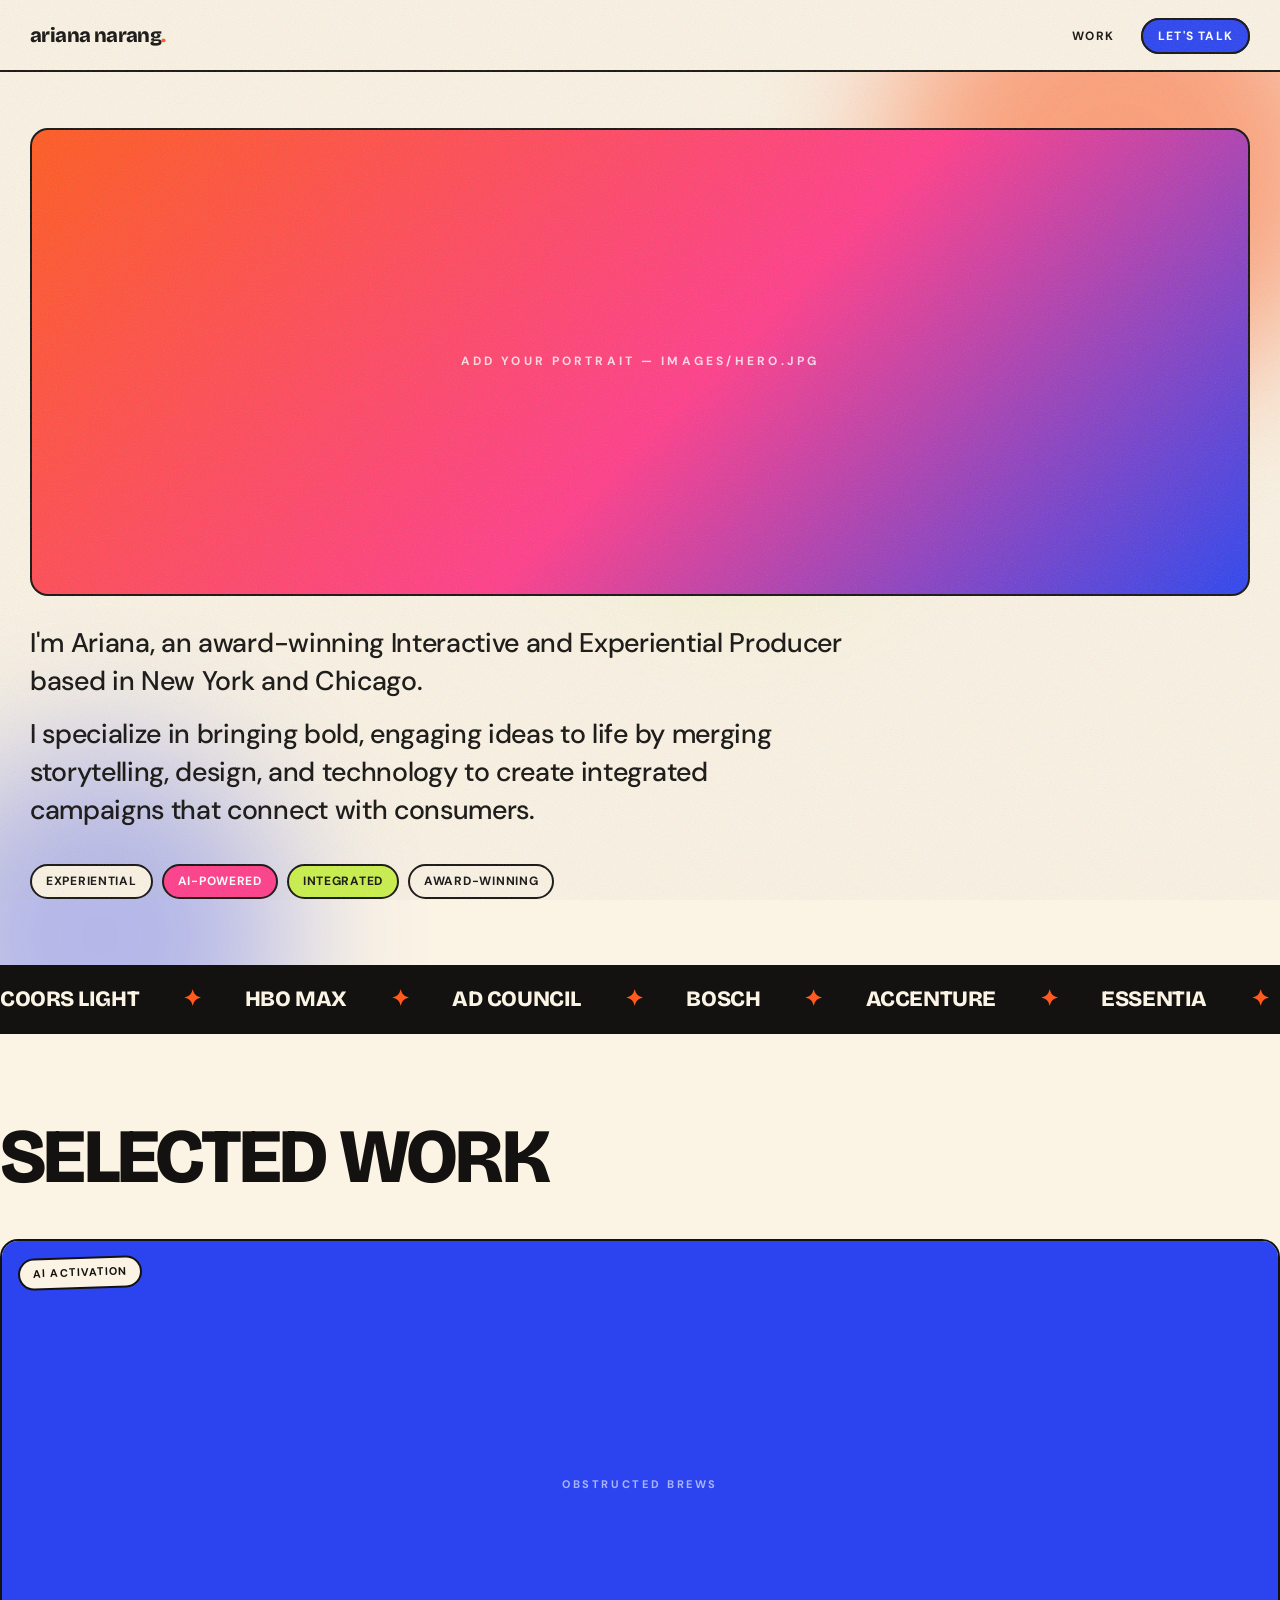
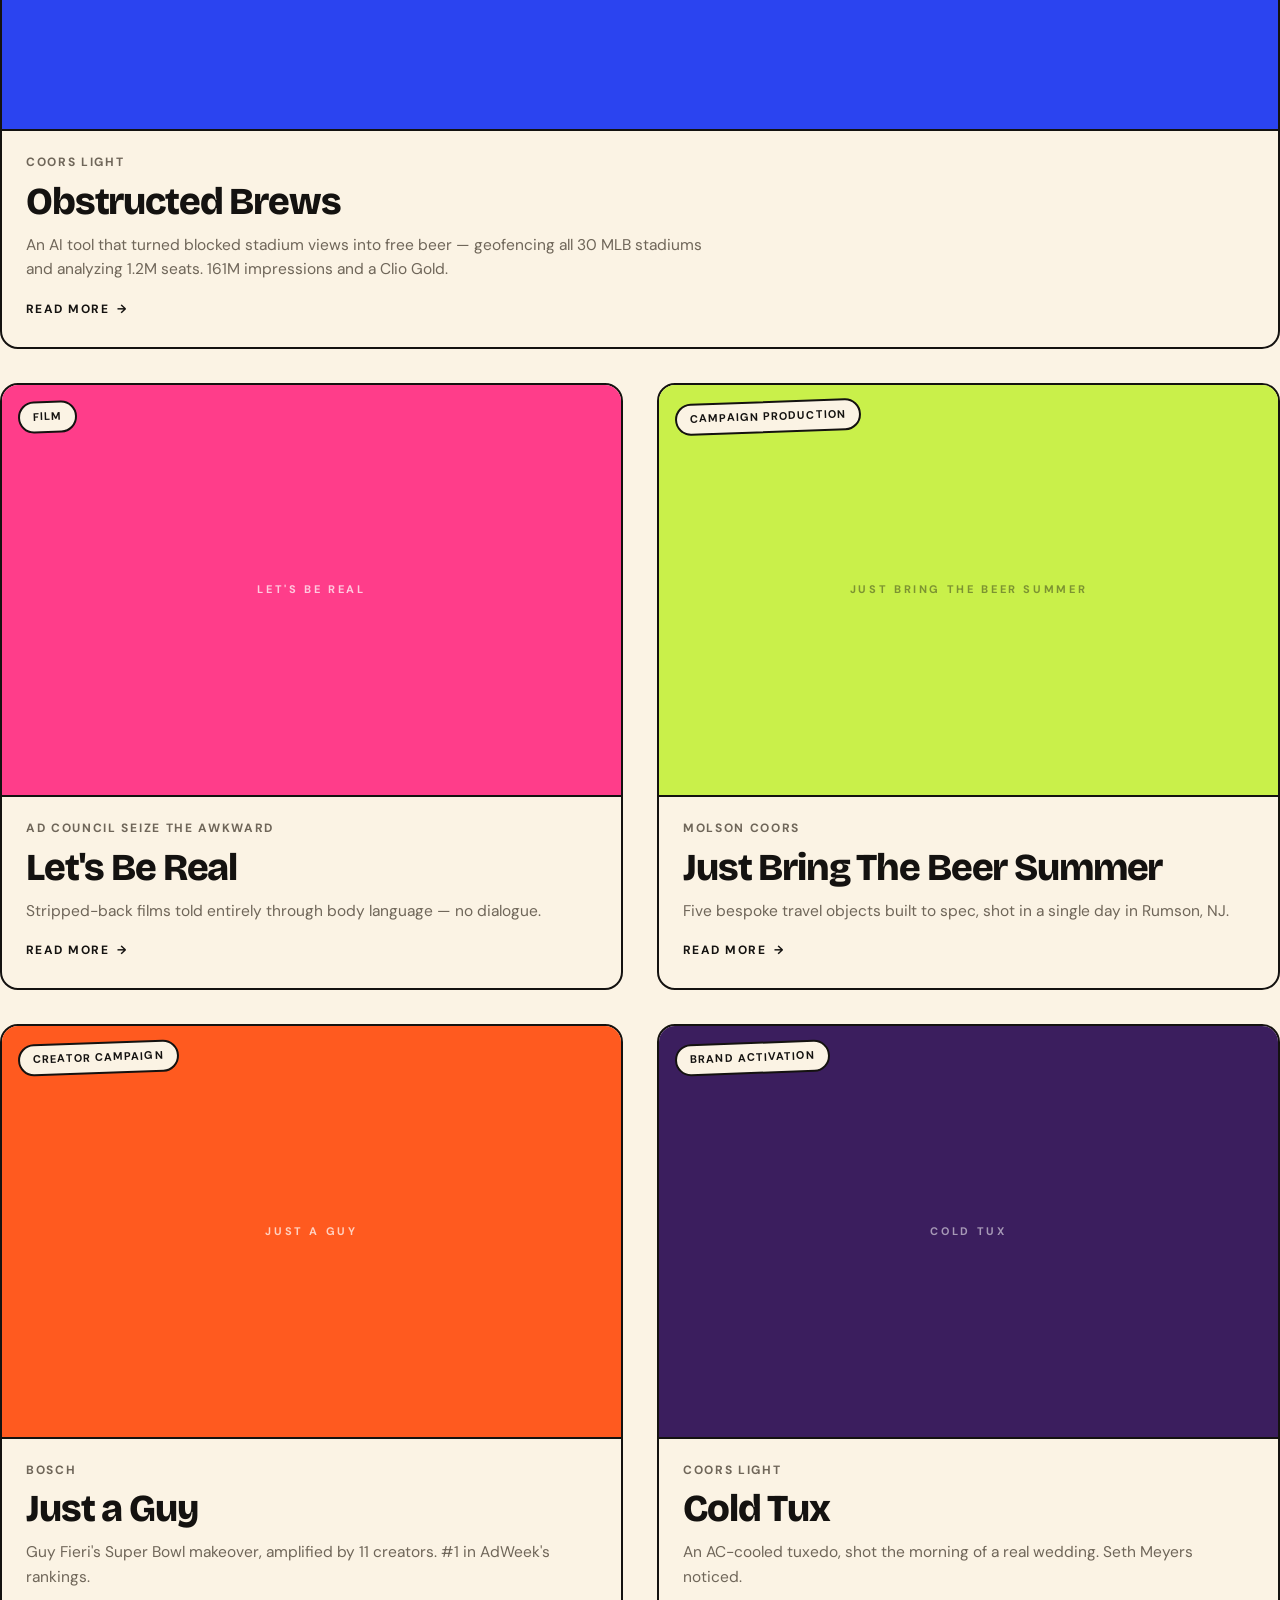
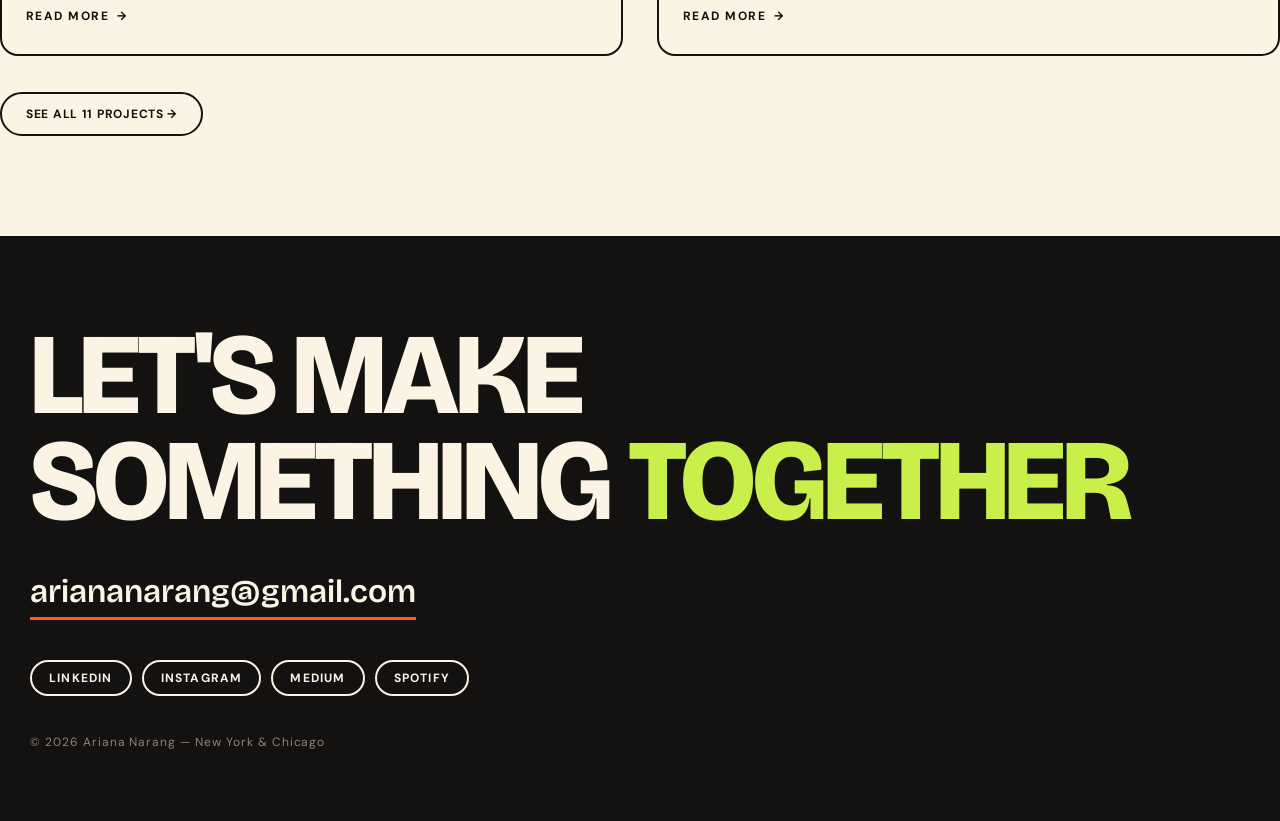
<file: index.html>
<!DOCTYPE html>
<html lang="en">
<head>
<meta charset="utf-8">
<meta name="viewport" content="width=device-width, initial-scale=1">
<title>Ariana Narang — Interactive & Experiential Producer</title>
<meta name="description" content="I'm Ariana, an award-winning Interactive and Experiential Producer based in New York and Chicago.">
<meta property="og:title" content="Ariana Narang — Interactive & Experiential Producer">
<meta property="og:description" content="I'm Ariana, an award-winning Interactive and Experiential Producer based in New York and Chicago.">
<meta property="og:type" content="website">
<link rel="preconnect" href="https://fonts.googleapis.com">
<link rel="preconnect" href="https://fonts.gstatic.com" crossorigin>
<link href="https://fonts.googleapis.com/css2?family=Bricolage+Grotesque:opsz,wght@12..96,400;12..96,600;12..96,800&family=DM+Sans:opsz,wght@9..40,400;9..40,500;9..40,700&display=swap" rel="stylesheet">
<link rel="stylesheet" href="assets/style.css">
</head>
<body>
<a class="sr-only" href="#main">Skip to content</a>
<header>
  <div class="wrap nav">
    <a class="logo" href="index.html">ariana narang<span class="dot">.</span></a>
    <ul>
      <li><a href="work.html">Work</a></li>
      <li><a class="cta" href="contact.html">Let's talk</a></li>
    </ul>
  </div>
</header>
<main id="main">
<section class="hero">
  <div class="blob b1"></div><div class="blob b2"></div><div class="blob b3"></div>
  <div class="wrap">
    <h1 class="sr-only">Ariana Narang &mdash; Interactive and Experiential Producer</h1>
    <!-- Swap the <span class="ph"> below for: <img src="images/hero.jpg" alt="Ariana Narang"> -->
    <div class="portrait"><span class="ph">Add your portrait &mdash; images/hero.jpg</span></div>
    <div class="hero-bio"><p>I'm Ariana, an award-winning Interactive and Experiential Producer based in New York and Chicago.</p><p>I specialize in bringing bold, engaging ideas to life by merging storytelling, design, and technology to create integrated campaigns that connect with consumers.</p></div>
    <div class="chips">
      <span class="chip">Experiential</span><span class="chip">AI-Powered</span>
      <span class="chip">Integrated</span><span class="chip">Award-Winning</span>
    </div>
  </div>
</section>
<div class="marq"><div class="track"><span>Coors Light <em>&#10022;</em> HBO Max <em>&#10022;</em> Ad Council <em>&#10022;</em> Bosch <em>&#10022;</em> Accenture <em>&#10022;</em> Essentia <em>&#10022;</em> J.P. Morgan Chase <em>&#10022;</em> Topo Chico <em>&#10022;</em></span><span>Coors Light <em>&#10022;</em> HBO Max <em>&#10022;</em> Ad Council <em>&#10022;</em> Bosch <em>&#10022;</em> Accenture <em>&#10022;</em> Essentia <em>&#10022;</em> J.P. Morgan Chase <em>&#10022;</em> Topo Chico <em>&#10022;</em></span></div></div>
<section class="wrap work">
  <div class="sechead"><h2 class="disp">Selected Work</h2></div>
  <div class="grid">
      <a class="card feature c-blue" href="work/obstructed-brews.html">
        <div class="img"><span class="tag">AI Activation</span><span class="ph">Obstructed Brews</span></div>
        <div class="body">
          <span class="client">Coors Light</span>
          <h3>Obstructed Brews</h3>
          <p class="blurb">An AI tool that turned blocked stadium views into free beer — geofencing all 30 MLB stadiums and analyzing 1.2M seats. 161M impressions and a Clio Gold.</p>
          <span class="more">Read more <span>&rarr;</span></span>
        </div>
      </a>
      <a class="card c-pink" href="work/lets-be-real.html">
        <div class="img"><span class="tag">Film</span><span class="ph">Let's Be Real</span></div>
        <div class="body">
          <span class="client">Ad Council Seize the Awkward</span>
          <h3>Let's Be Real</h3>
          <p class="blurb">Stripped-back films told entirely through body language — no dialogue.</p>
          <span class="more">Read more <span>&rarr;</span></span>
        </div>
      </a>
      <a class="card c-lime" href="work/jbtb-summer.html">
        <div class="img"><span class="tag">Campaign Production</span><span class="ph">Just Bring The Beer Summer</span></div>
        <div class="body">
          <span class="client">Molson Coors</span>
          <h3>Just Bring The Beer Summer</h3>
          <p class="blurb">Five bespoke travel objects built to spec, shot in a single day in Rumson, NJ.</p>
          <span class="more">Read more <span>&rarr;</span></span>
        </div>
      </a>
      <a class="card c-orange" href="work/bosch-justaguy.html">
        <div class="img"><span class="tag">Creator Campaign</span><span class="ph">Just a Guy</span></div>
        <div class="body">
          <span class="client">Bosch</span>
          <h3>Just a Guy</h3>
          <p class="blurb">Guy Fieri's Super Bowl makeover, amplified by 11 creators. #1 in AdWeek's rankings.</p>
          <span class="more">Read more <span>&rarr;</span></span>
        </div>
      </a>
      <a class="card c-plum" href="work/cold-tux.html">
        <div class="img"><span class="tag">Brand Activation</span><span class="ph">Cold Tux</span></div>
        <div class="body">
          <span class="client">Coors Light</span>
          <h3>Cold Tux</h3>
          <p class="blurb">An AC-cooled tuxedo, shot the morning of a real wedding. Seth Meyers noticed.</p>
          <span class="more">Read more <span>&rarr;</span></span>
        </div>
      </a>
  </div>
  <p style="margin:44px 0 0"><a class="chip" href="work.html" style="text-decoration:none;padding:12px 24px">See all 11 projects &rarr;</a></p>
</section>
</main>
<footer>
  <div class="wrap">
    <h2 class="disp">Let's make<br>something <span class="y">together</span></h2>
    <a class="mail" href="mailto:ariananarang@gmail.com">ariananarang@gmail.com</a>
    <ul class="social"><li><a href="http://www.linkedin.com/in/ariananarang">LinkedIn</a></li><li><a href="https://www.instagram.com/ariananarang">Instagram</a></li><li><a href="https://ariananarang.medium.com/">Medium</a></li><li><a href="https://open.spotify.com/user/ariananarang?si=7681a12c6faf4e6f">Spotify</a></li></ul>
    <p class="fine">&copy; 2026 Ariana Narang &mdash; New York &amp; Chicago</p>
  </div>
</footer>
</body>
</html>
</file>
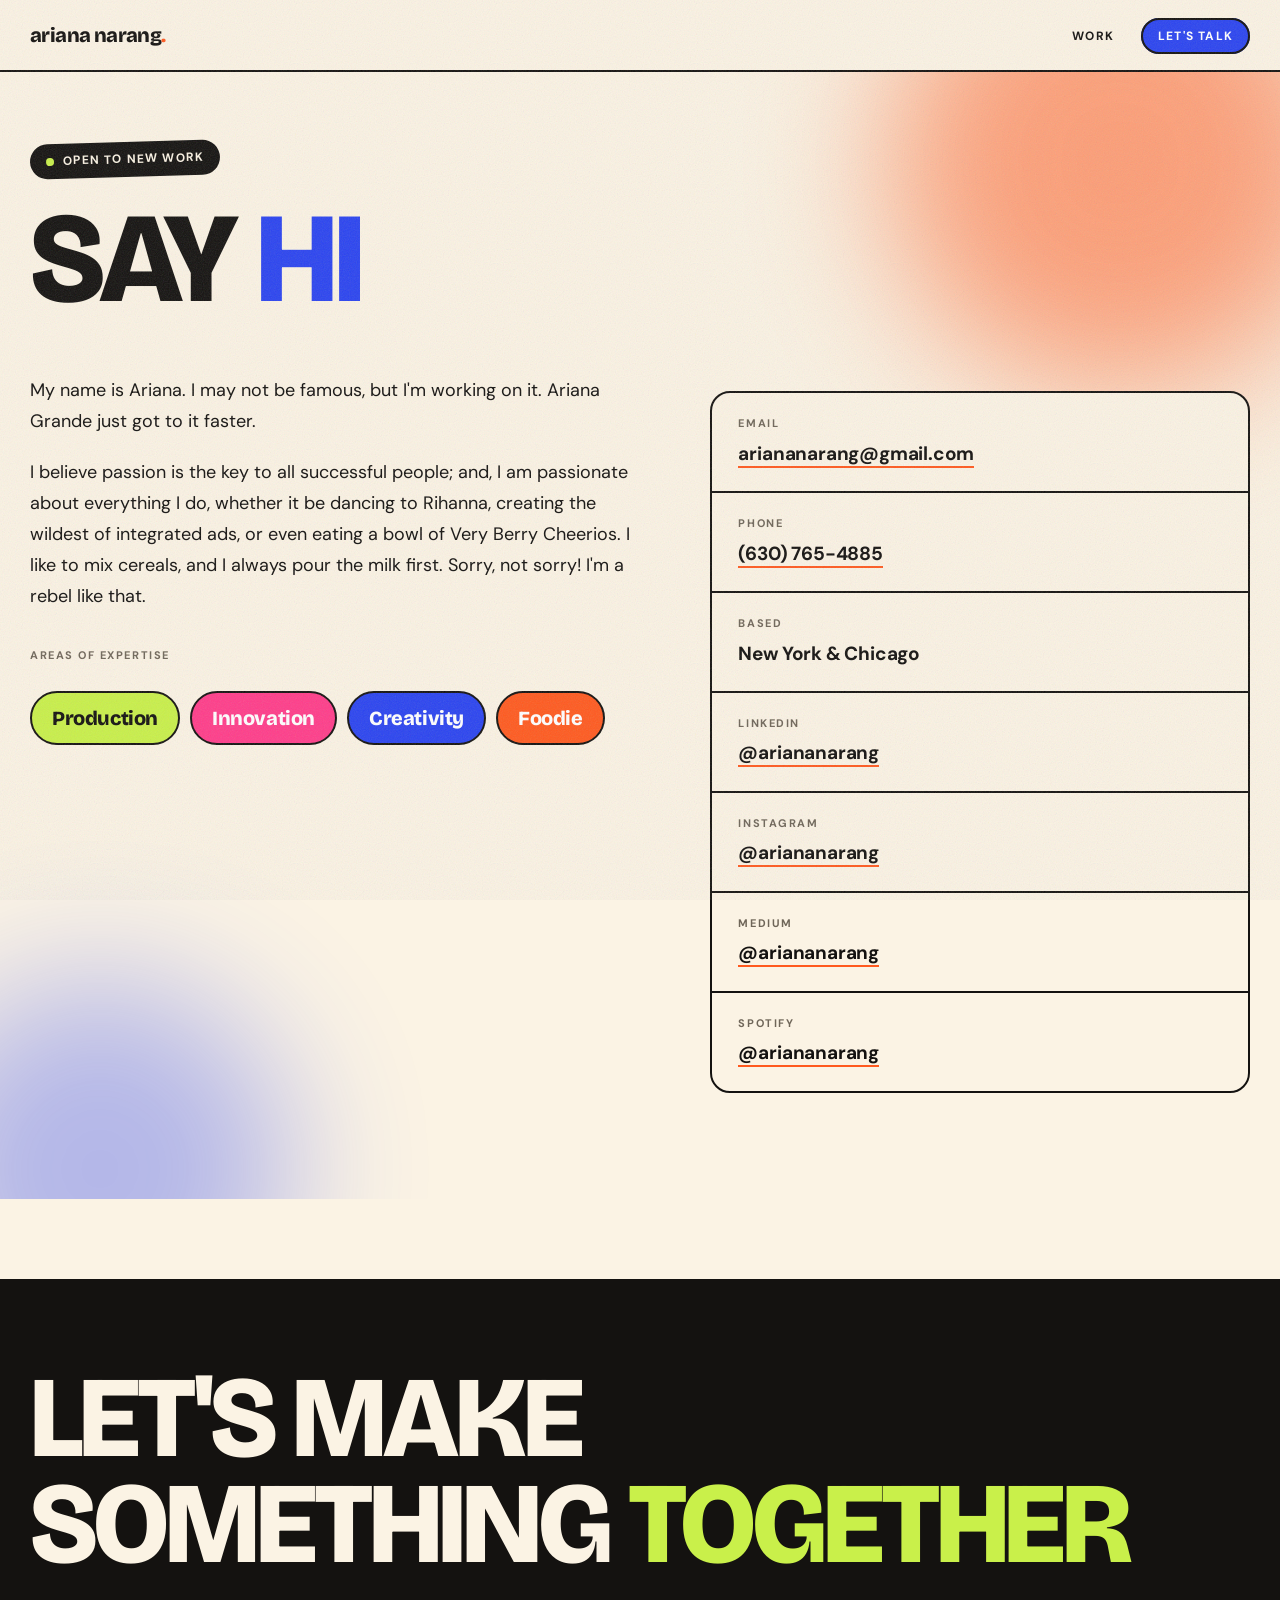
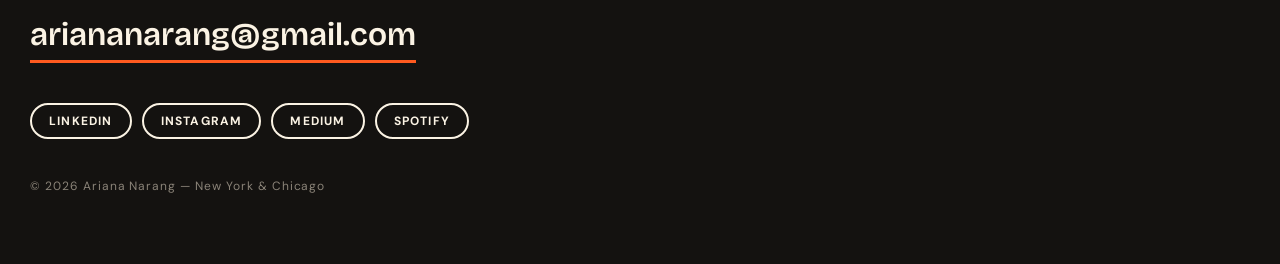
<file: contact.html>
<!DOCTYPE html>
<html lang="en">
<head>
<meta charset="utf-8">
<meta name="viewport" content="width=device-width, initial-scale=1">
<title>Contact — Ariana Narang</title>
<meta name="description" content="Get in touch with Ariana Narang — ariananarang@gmail.com">
<meta property="og:title" content="Contact — Ariana Narang">
<meta property="og:description" content="Get in touch with Ariana Narang — ariananarang@gmail.com">
<meta property="og:type" content="website">
<link rel="preconnect" href="https://fonts.googleapis.com">
<link rel="preconnect" href="https://fonts.gstatic.com" crossorigin>
<link href="https://fonts.googleapis.com/css2?family=Bricolage+Grotesque:opsz,wght@12..96,400;12..96,600;12..96,800&family=DM+Sans:opsz,wght@9..40,400;9..40,500;9..40,700&display=swap" rel="stylesheet">
<link rel="stylesheet" href="assets/style.css">
</head>
<body>
<a class="sr-only" href="#main">Skip to content</a>
<header>
  <div class="wrap nav">
    <a class="logo" href="index.html">ariana narang<span class="dot">.</span></a>
    <ul>
      <li><a href="work.html">Work</a></li>
      <li><a class="cta" href="contact.html">Let's talk</a></li>
    </ul>
  </div>
</header>
<main id="main">
<section class="contact-hero">
  <div class="blob b1"></div><div class="blob b2"></div>
  <div class="wrap">
    <span class="badge"><i></i> Open to new work</span>
    <h1 class="disp">Say <span class="b">hi</span></h1>
    <div class="contact-grid">
      <div class="prose">
        <p>My name is Ariana. I may not be famous, but I'm working on it. Ariana Grande just got to it faster.</p>
        <p>I believe passion is the key to all successful people; and, I am passionate about everything I do, whether it be dancing to Rihanna, creating the wildest of integrated ads, or even eating a bowl of Very Berry Cheerios. I like to mix cereals, and I always pour the milk first. Sorry, not sorry! I'm a rebel like that.</p>
        <p style="font-size:11px;font-weight:700;letter-spacing:.14em;text-transform:uppercase;color:var(--dim);margin-top:34px">Areas of Expertise</p>
        <ul class="expertise"><li>Production</li><li>Innovation</li><li>Creativity</li><li>Foodie</li></ul>
      </div>
      <dl class="contact-card">
      <div class="row"><dt>Email</dt><dd><a href="mailto:ariananarang@gmail.com">ariananarang@gmail.com</a></dd></div>
      <div class="row"><dt>Phone</dt><dd><a href="tel:+16307654885">(630) 765-4885</a></dd></div>
      <div class="row"><dt>Based</dt><dd>New York &amp; Chicago</dd></div>
<div class="row"><dt>LinkedIn</dt><dd><a href="http://www.linkedin.com/in/ariananarang">@ariananarang</a></dd></div>
<div class="row"><dt>Instagram</dt><dd><a href="https://www.instagram.com/ariananarang">@ariananarang</a></dd></div>
<div class="row"><dt>Medium</dt><dd><a href="https://ariananarang.medium.com/">@ariananarang</a></dd></div>
<div class="row"><dt>Spotify</dt><dd><a href="https://open.spotify.com/user/ariananarang?si=7681a12c6faf4e6f">@ariananarang</a></dd></div>
      </dl>
    </div>
  </div>
</section>
</main>
<footer>
  <div class="wrap">
    <h2 class="disp">Let's make<br>something <span class="y">together</span></h2>
    <a class="mail" href="mailto:ariananarang@gmail.com">ariananarang@gmail.com</a>
    <ul class="social"><li><a href="http://www.linkedin.com/in/ariananarang">LinkedIn</a></li><li><a href="https://www.instagram.com/ariananarang">Instagram</a></li><li><a href="https://ariananarang.medium.com/">Medium</a></li><li><a href="https://open.spotify.com/user/ariananarang?si=7681a12c6faf4e6f">Spotify</a></li></ul>
    <p class="fine">&copy; 2026 Ariana Narang &mdash; New York &amp; Chicago</p>
  </div>
</footer>
</body>
</html>
</file>
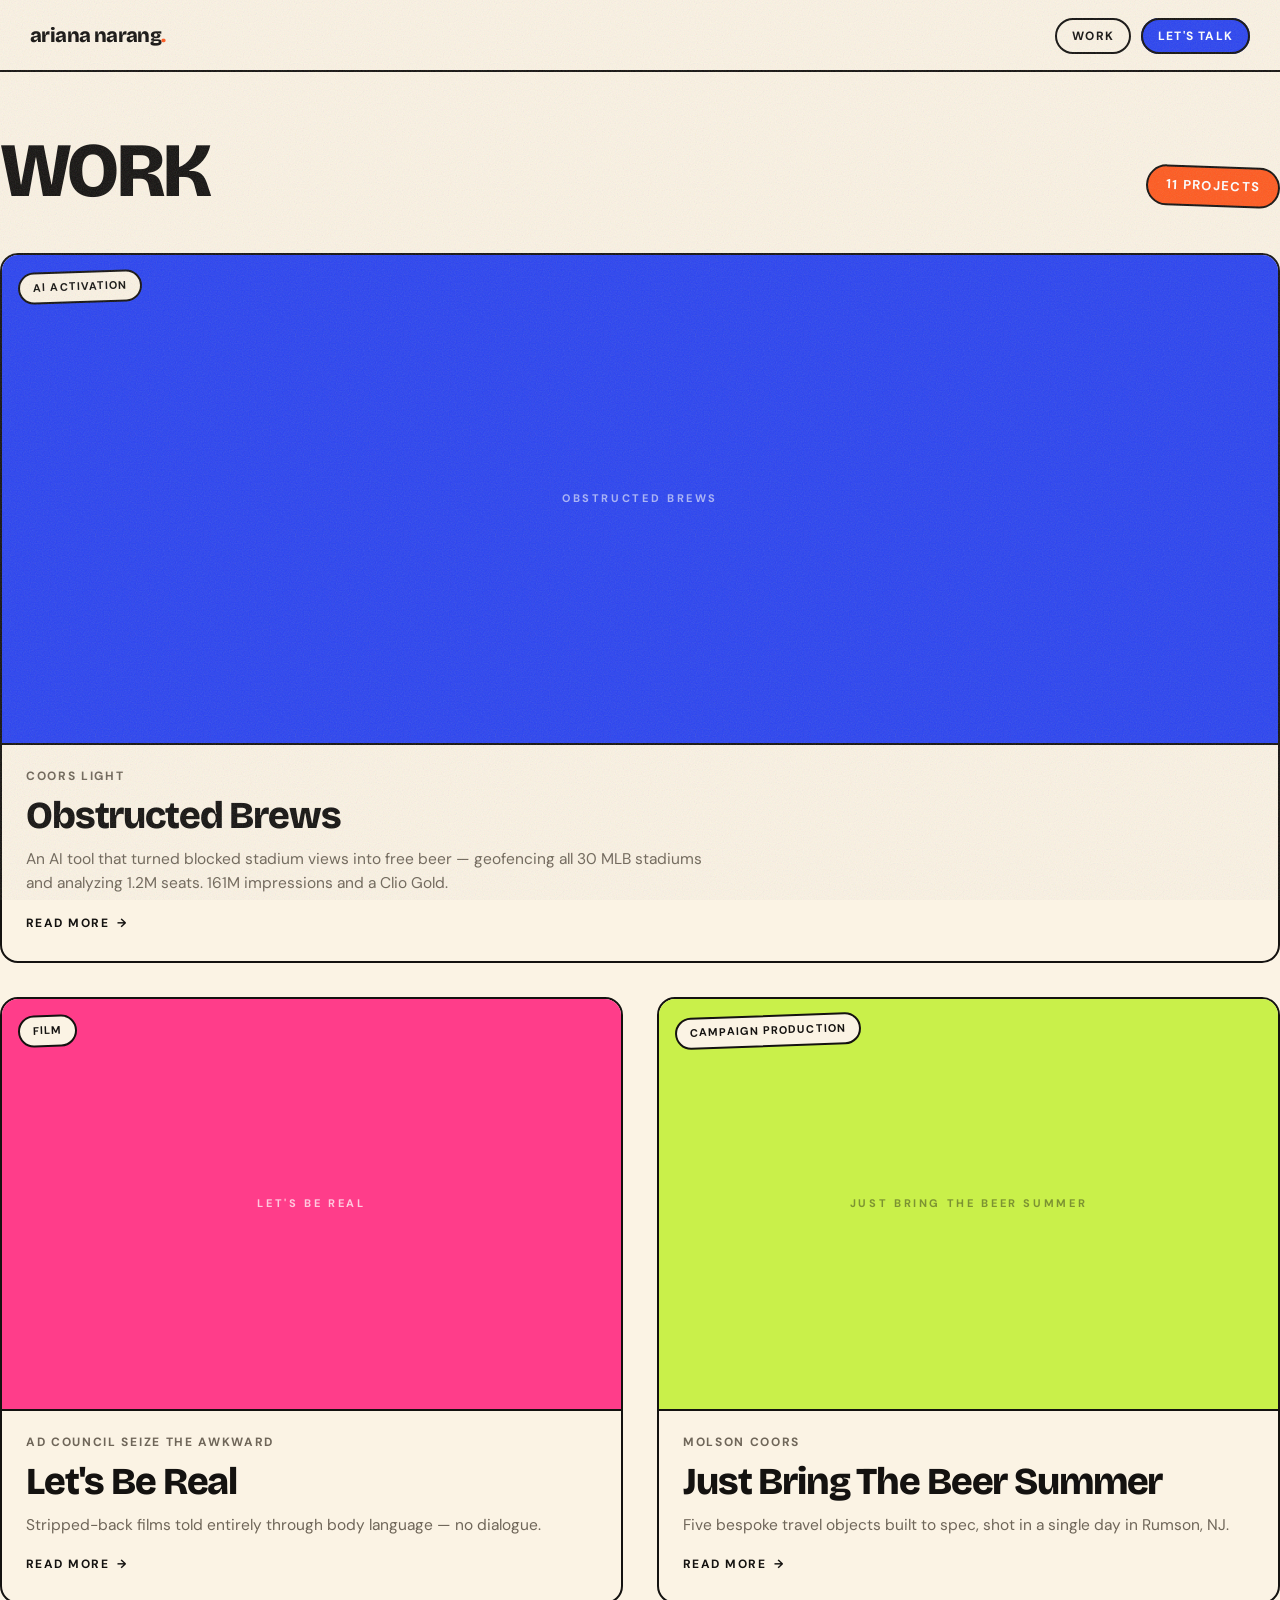
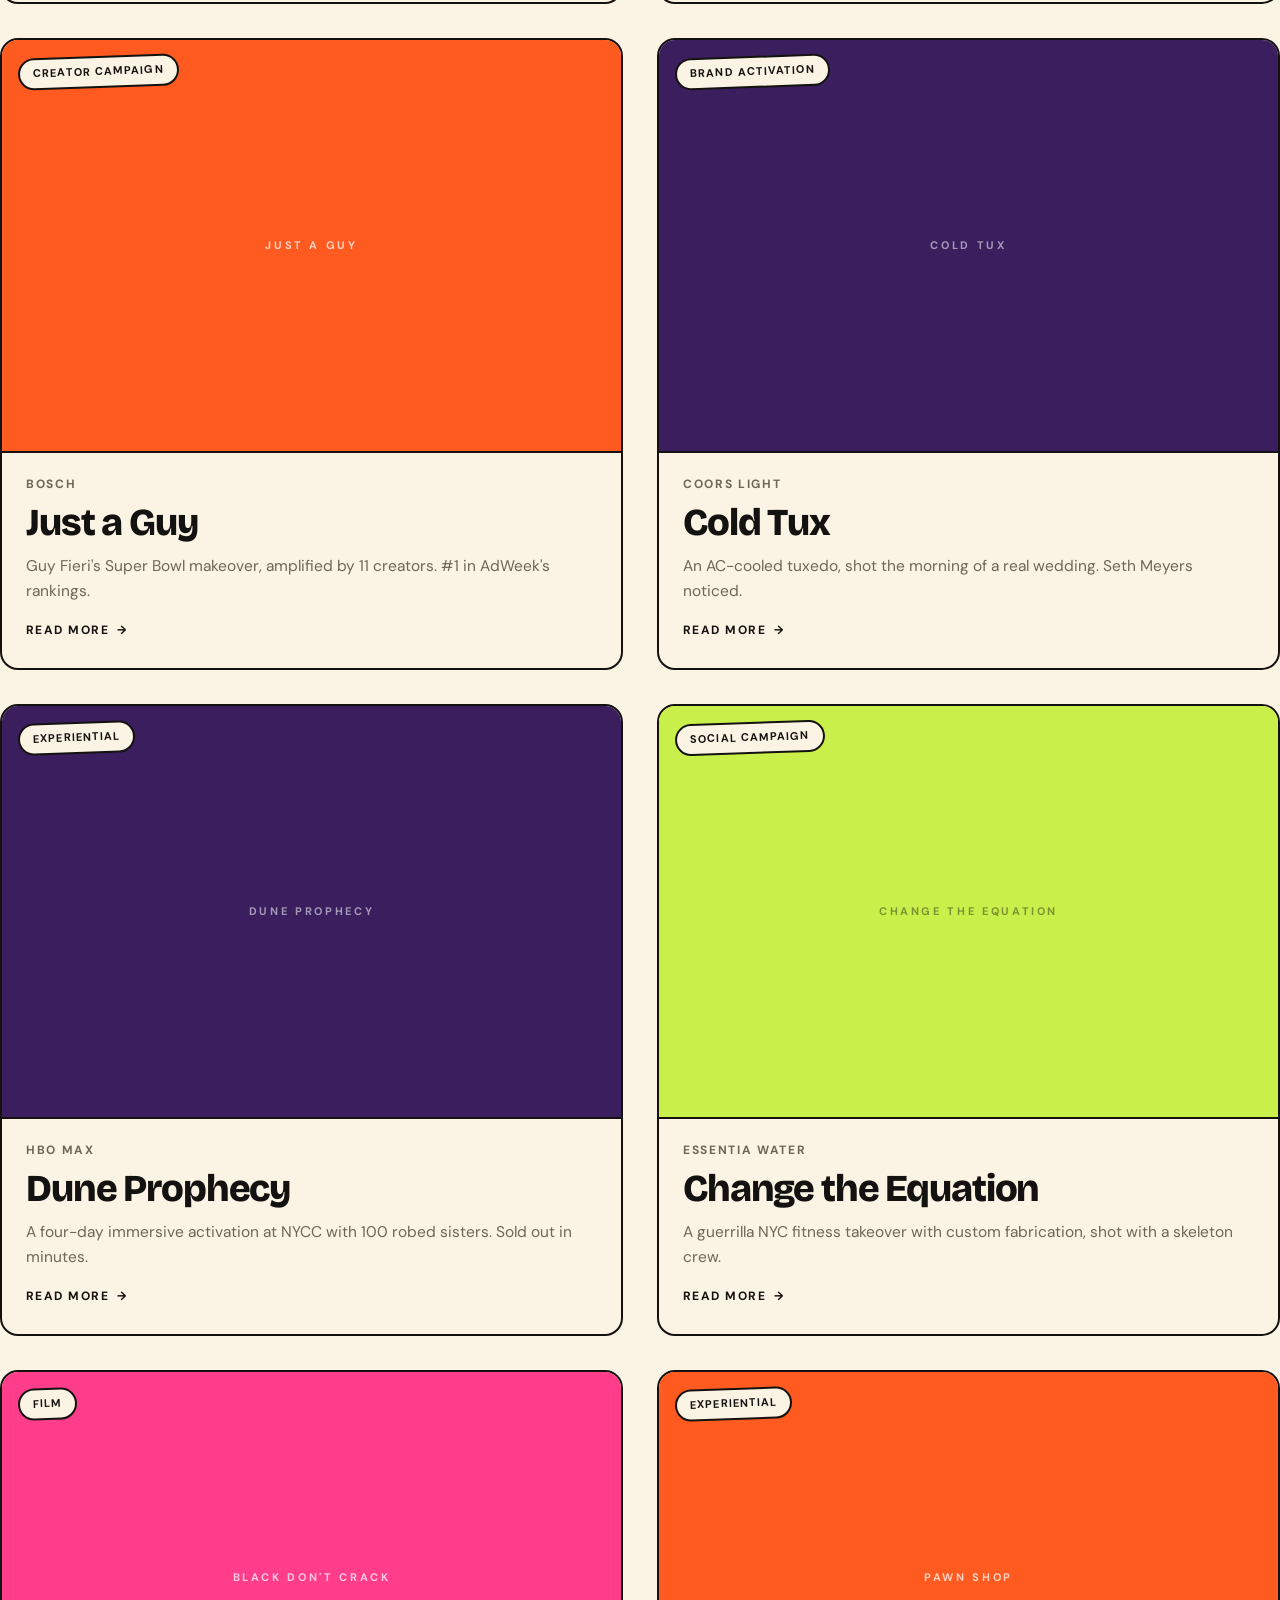
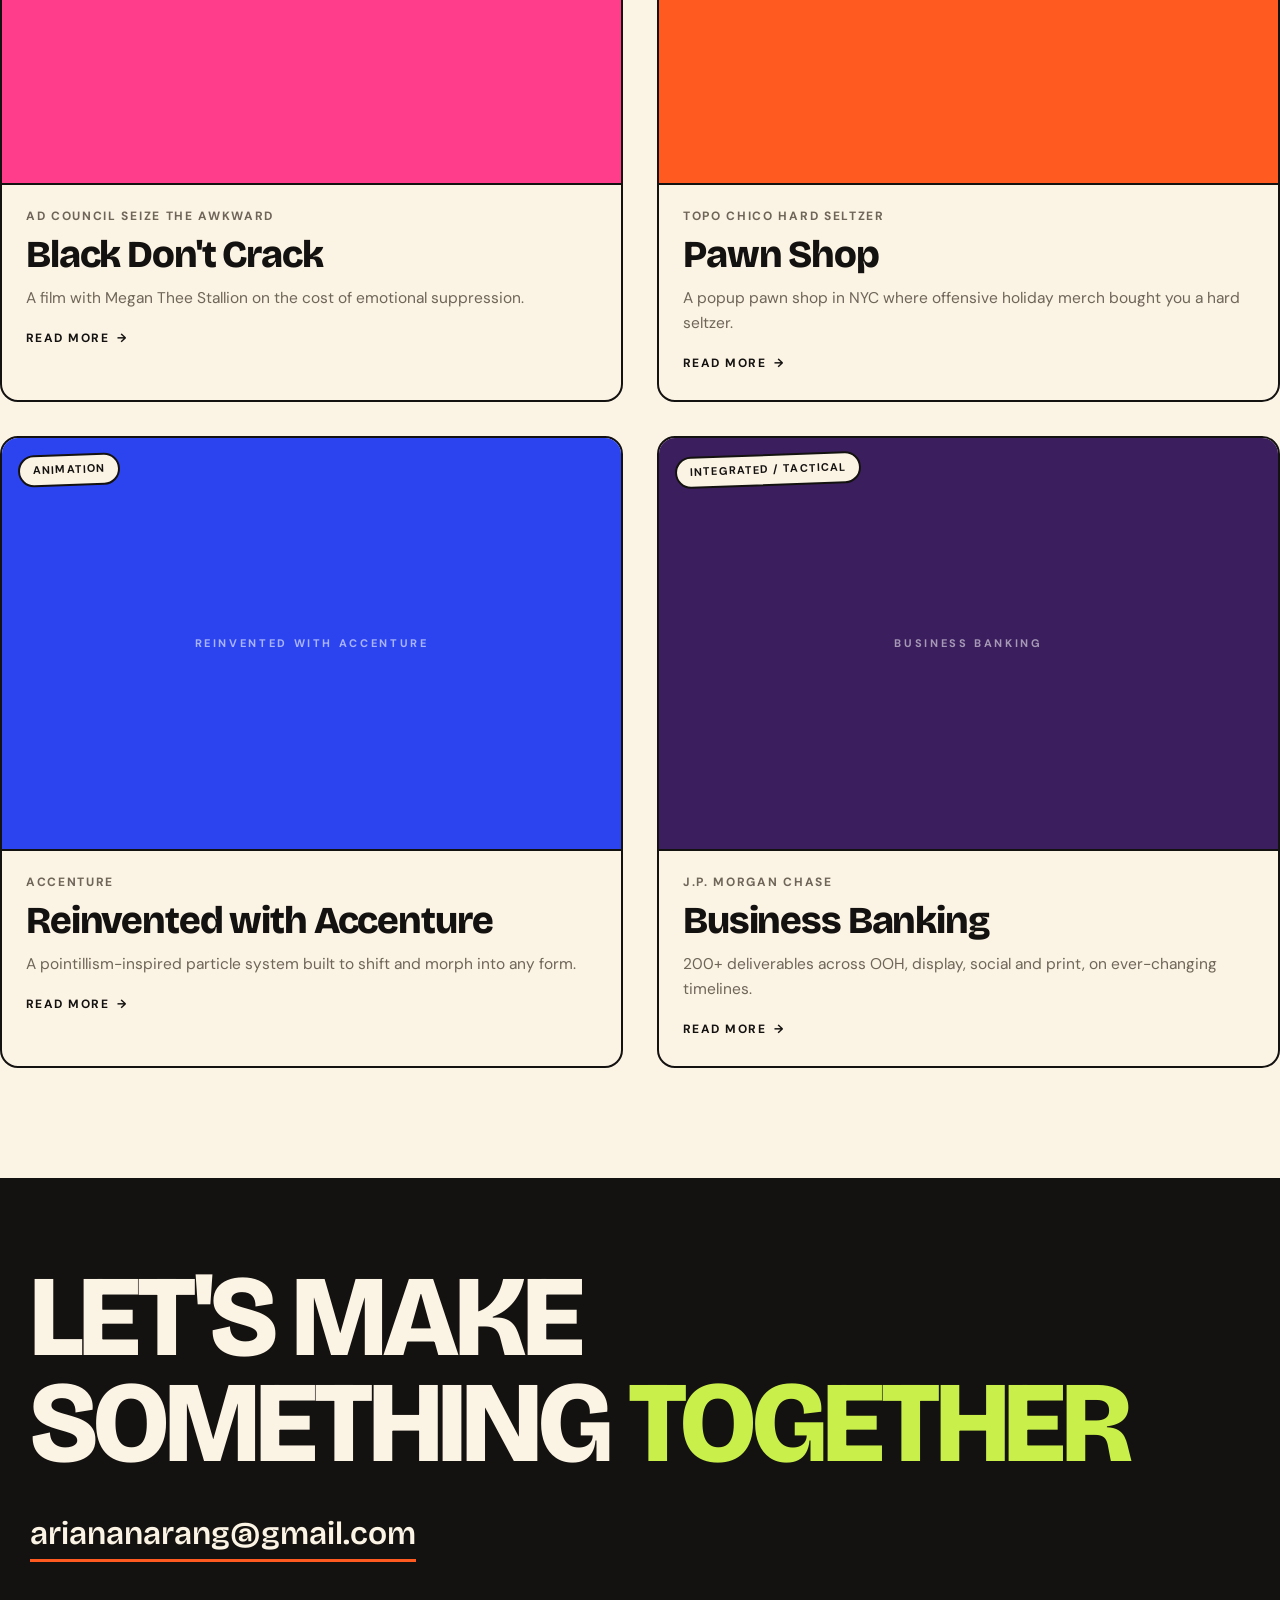
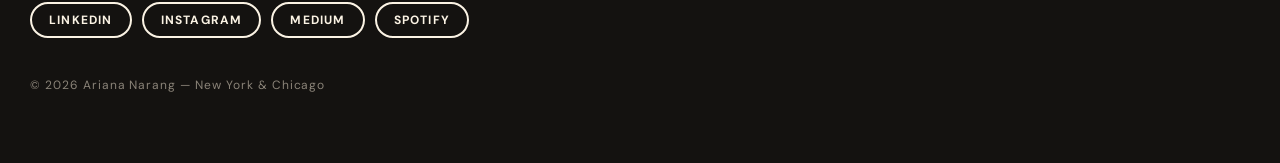
<file: work.html>
<!DOCTYPE html>
<html lang="en">
<head>
<meta charset="utf-8">
<meta name="viewport" content="width=device-width, initial-scale=1">
<title>Work — Ariana Narang</title>
<meta name="description" content="Selected work from Ariana Narang.">
<meta property="og:title" content="Work — Ariana Narang">
<meta property="og:description" content="Selected work from Ariana Narang.">
<meta property="og:type" content="website">
<link rel="preconnect" href="https://fonts.googleapis.com">
<link rel="preconnect" href="https://fonts.gstatic.com" crossorigin>
<link href="https://fonts.googleapis.com/css2?family=Bricolage+Grotesque:opsz,wght@12..96,400;12..96,600;12..96,800&family=DM+Sans:opsz,wght@9..40,400;9..40,500;9..40,700&display=swap" rel="stylesheet">
<link rel="stylesheet" href="assets/style.css">
</head>
<body>
<a class="sr-only" href="#main">Skip to content</a>
<header>
  <div class="wrap nav">
    <a class="logo" href="index.html">ariana narang<span class="dot">.</span></a>
    <ul>
      <li><a href="work.html" aria-current="page">Work</a></li>
      <li><a class="cta" href="contact.html">Let's talk</a></li>
    </ul>
  </div>
</header>
<main id="main">
<section class="wrap work" style="padding-top:64px">
  <div class="sechead"><h1 class="disp">Work</h1><span class="count">11 Projects</span></div>
  <div class="grid">
      <a class="card feature c-blue" href="work/obstructed-brews.html">
        <div class="img"><span class="tag">AI Activation</span><span class="ph">Obstructed Brews</span></div>
        <div class="body">
          <span class="client">Coors Light</span>
          <h3>Obstructed Brews</h3>
          <p class="blurb">An AI tool that turned blocked stadium views into free beer — geofencing all 30 MLB stadiums and analyzing 1.2M seats. 161M impressions and a Clio Gold.</p>
          <span class="more">Read more <span>&rarr;</span></span>
        </div>
      </a>
      <a class="card c-pink" href="work/lets-be-real.html">
        <div class="img"><span class="tag">Film</span><span class="ph">Let's Be Real</span></div>
        <div class="body">
          <span class="client">Ad Council Seize the Awkward</span>
          <h3>Let's Be Real</h3>
          <p class="blurb">Stripped-back films told entirely through body language — no dialogue.</p>
          <span class="more">Read more <span>&rarr;</span></span>
        </div>
      </a>
      <a class="card c-lime" href="work/jbtb-summer.html">
        <div class="img"><span class="tag">Campaign Production</span><span class="ph">Just Bring The Beer Summer</span></div>
        <div class="body">
          <span class="client">Molson Coors</span>
          <h3>Just Bring The Beer Summer</h3>
          <p class="blurb">Five bespoke travel objects built to spec, shot in a single day in Rumson, NJ.</p>
          <span class="more">Read more <span>&rarr;</span></span>
        </div>
      </a>
      <a class="card c-orange" href="work/bosch-justaguy.html">
        <div class="img"><span class="tag">Creator Campaign</span><span class="ph">Just a Guy</span></div>
        <div class="body">
          <span class="client">Bosch</span>
          <h3>Just a Guy</h3>
          <p class="blurb">Guy Fieri's Super Bowl makeover, amplified by 11 creators. #1 in AdWeek's rankings.</p>
          <span class="more">Read more <span>&rarr;</span></span>
        </div>
      </a>
      <a class="card c-plum" href="work/cold-tux.html">
        <div class="img"><span class="tag">Brand Activation</span><span class="ph">Cold Tux</span></div>
        <div class="body">
          <span class="client">Coors Light</span>
          <h3>Cold Tux</h3>
          <p class="blurb">An AC-cooled tuxedo, shot the morning of a real wedding. Seth Meyers noticed.</p>
          <span class="more">Read more <span>&rarr;</span></span>
        </div>
      </a>
      <a class="card c-plum" href="work/dune-prophecy.html">
        <div class="img"><span class="tag">Experiential</span><span class="ph">Dune Prophecy</span></div>
        <div class="body">
          <span class="client">HBO Max</span>
          <h3>Dune Prophecy</h3>
          <p class="blurb">A four-day immersive activation at NYCC with 100 robed sisters. Sold out in minutes.</p>
          <span class="more">Read more <span>&rarr;</span></span>
        </div>
      </a>
      <a class="card c-lime" href="work/essentia-change.html">
        <div class="img"><span class="tag">Social Campaign</span><span class="ph">Change the Equation</span></div>
        <div class="body">
          <span class="client">Essentia Water</span>
          <h3>Change the Equation</h3>
          <p class="blurb">A guerrilla NYC fitness takeover with custom fabrication, shot with a skeleton crew.</p>
          <span class="more">Read more <span>&rarr;</span></span>
        </div>
      </a>
      <a class="card c-pink" href="work/black-dont-crack.html">
        <div class="img"><span class="tag">Film</span><span class="ph">Black Don't Crack</span></div>
        <div class="body">
          <span class="client">Ad Council Seize the Awkward</span>
          <h3>Black Don't Crack</h3>
          <p class="blurb">A film with Megan Thee Stallion on the cost of emotional suppression.</p>
          <span class="more">Read more <span>&rarr;</span></span>
        </div>
      </a>
      <a class="card c-orange" href="work/topochico.html">
        <div class="img"><span class="tag">Experiential</span><span class="ph">Pawn Shop</span></div>
        <div class="body">
          <span class="client">Topo Chico Hard Seltzer</span>
          <h3>Pawn Shop</h3>
          <p class="blurb">A popup pawn shop in NYC where offensive holiday merch bought you a hard seltzer.</p>
          <span class="more">Read more <span>&rarr;</span></span>
        </div>
      </a>
      <a class="card c-blue" href="work/accenture-reinvented.html">
        <div class="img"><span class="tag">Animation</span><span class="ph">Reinvented with Accenture</span></div>
        <div class="body">
          <span class="client">Accenture</span>
          <h3>Reinvented with Accenture</h3>
          <p class="blurb">A pointillism-inspired particle system built to shift and morph into any form.</p>
          <span class="more">Read more <span>&rarr;</span></span>
        </div>
      </a>
      <a class="card c-plum" href="work/chase.html">
        <div class="img"><span class="tag">Integrated / Tactical</span><span class="ph">Business Banking</span></div>
        <div class="body">
          <span class="client">J.P. Morgan Chase</span>
          <h3>Business Banking</h3>
          <p class="blurb">200+ deliverables across OOH, display, social and print, on ever-changing timelines.</p>
          <span class="more">Read more <span>&rarr;</span></span>
        </div>
      </a>
  </div>
</section>
</main>
<footer>
  <div class="wrap">
    <h2 class="disp">Let's make<br>something <span class="y">together</span></h2>
    <a class="mail" href="mailto:ariananarang@gmail.com">ariananarang@gmail.com</a>
    <ul class="social"><li><a href="http://www.linkedin.com/in/ariananarang">LinkedIn</a></li><li><a href="https://www.instagram.com/ariananarang">Instagram</a></li><li><a href="https://ariananarang.medium.com/">Medium</a></li><li><a href="https://open.spotify.com/user/ariananarang?si=7681a12c6faf4e6f">Spotify</a></li></ul>
    <p class="fine">&copy; 2026 Ariana Narang &mdash; New York &amp; Chicago</p>
  </div>
</footer>
</body>
</html>
</file>
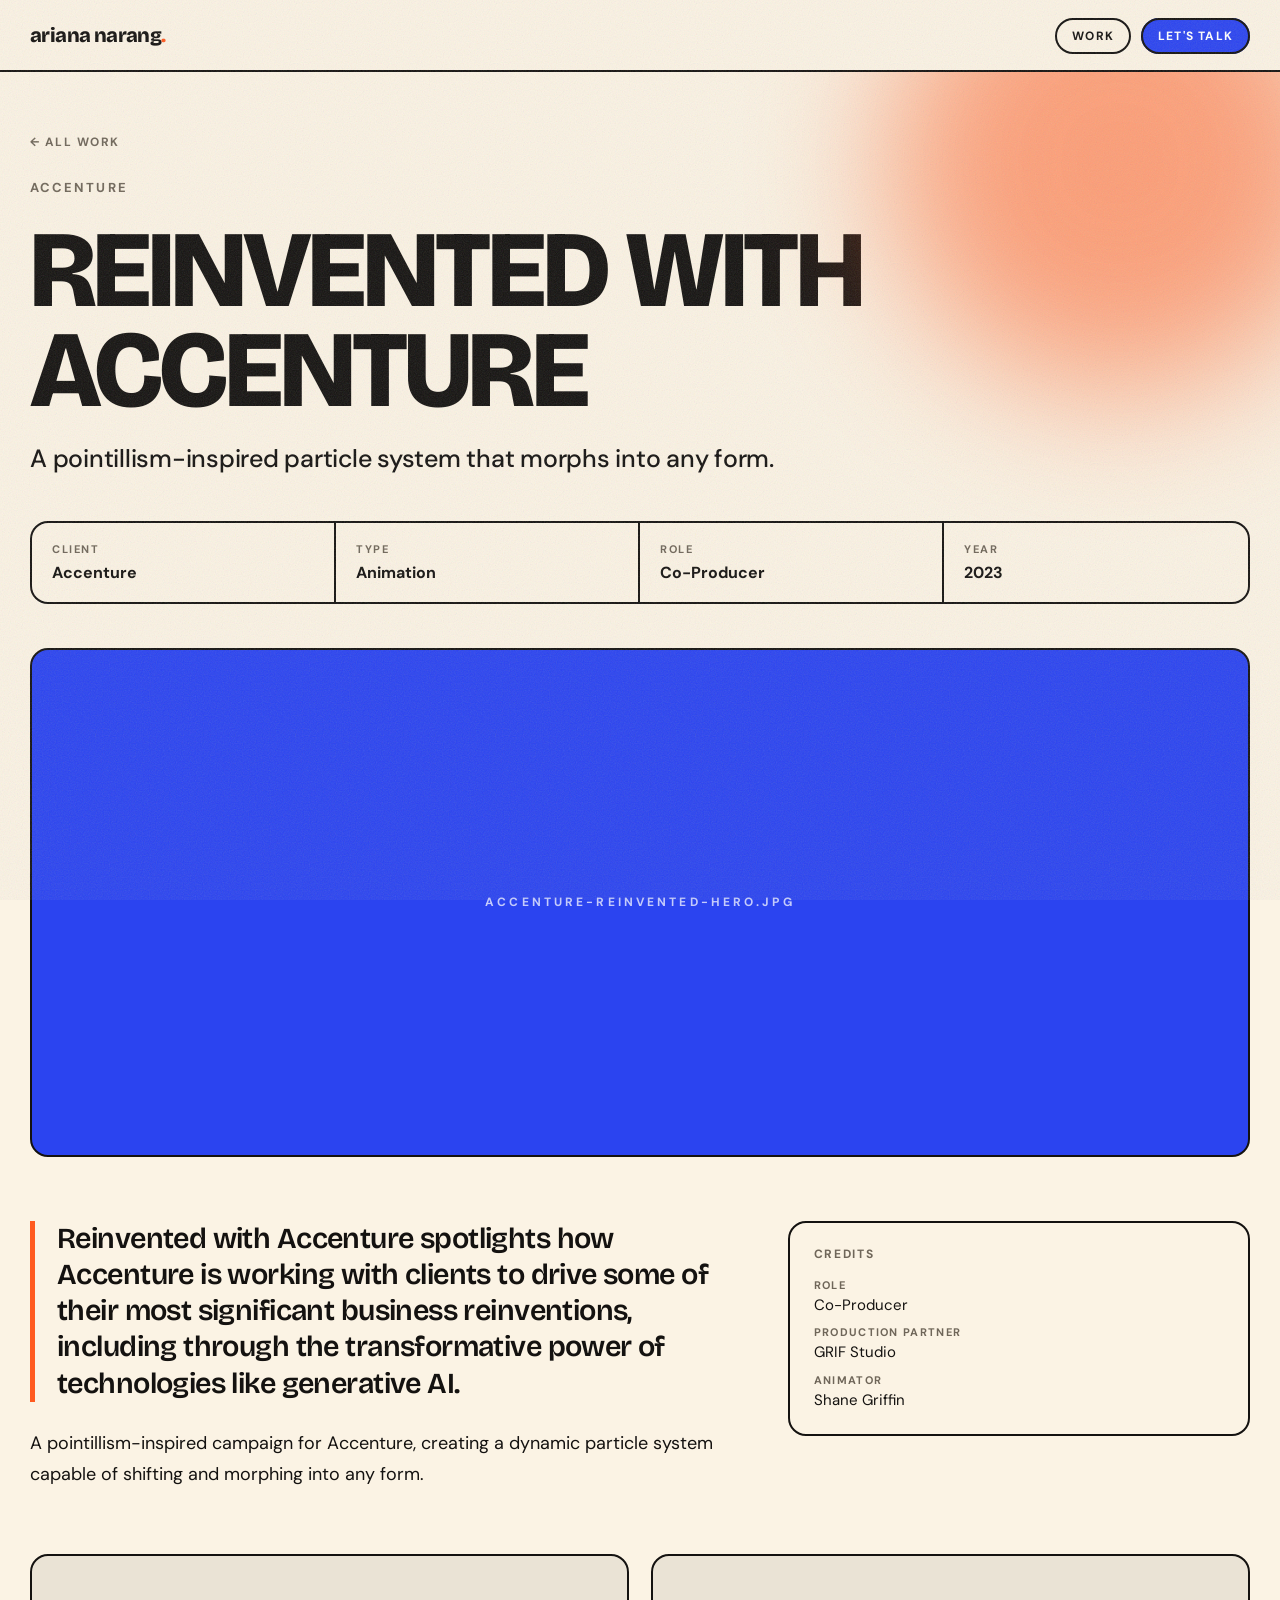
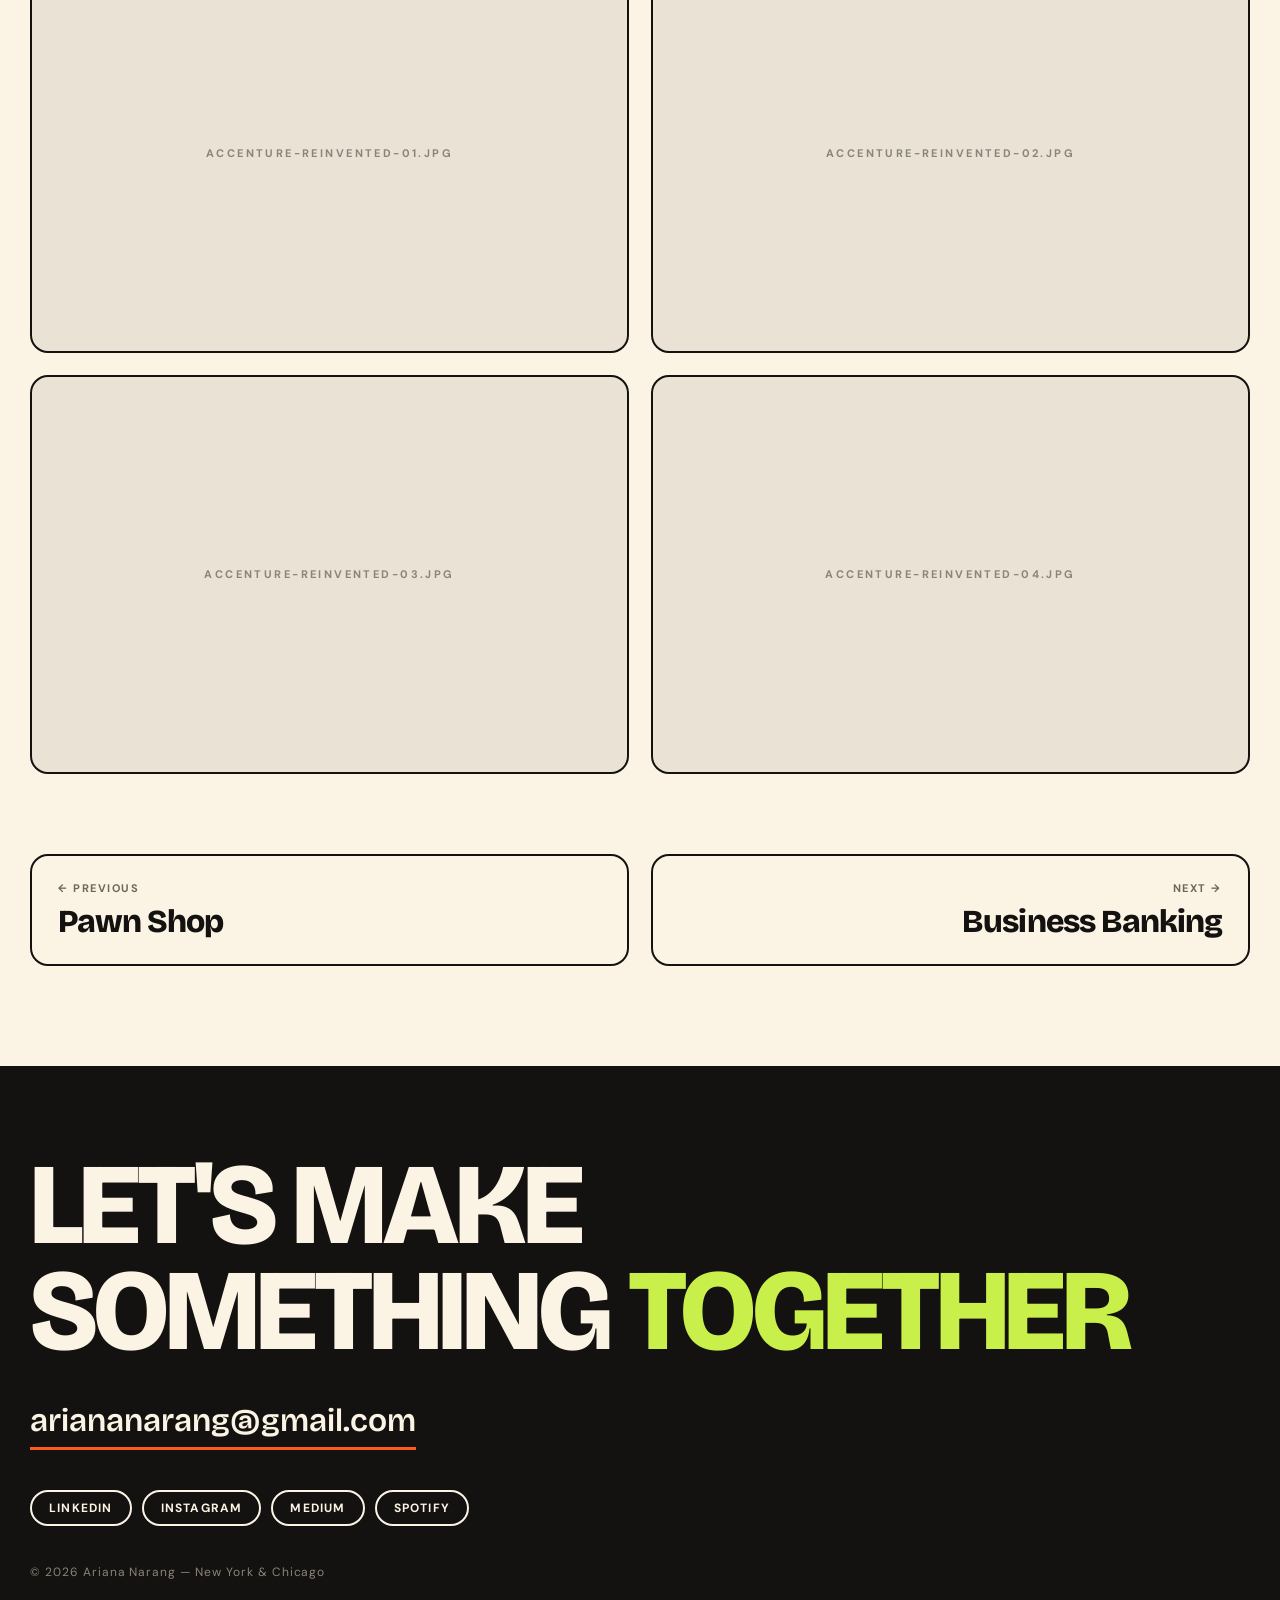
<file: work/accenture-reinvented.html>
<!DOCTYPE html>
<html lang="en">
<head>
<meta charset="utf-8">
<meta name="viewport" content="width=device-width, initial-scale=1">
<title>Reinvented with Accenture — Ariana Narang</title>
<meta name="description" content="A pointillism-inspired particle system that morphs into any form.">
<meta property="og:title" content="Reinvented with Accenture — Ariana Narang">
<meta property="og:description" content="A pointillism-inspired particle system that morphs into any form.">
<meta property="og:type" content="website">
<link rel="preconnect" href="https://fonts.googleapis.com">
<link rel="preconnect" href="https://fonts.gstatic.com" crossorigin>
<link href="https://fonts.googleapis.com/css2?family=Bricolage+Grotesque:opsz,wght@12..96,400;12..96,600;12..96,800&family=DM+Sans:opsz,wght@9..40,400;9..40,500;9..40,700&display=swap" rel="stylesheet">
<link rel="stylesheet" href="../assets/style.css">
</head>
<body>
<a class="sr-only" href="#main">Skip to content</a>
<header>
  <div class="wrap nav">
    <a class="logo" href="../index.html">ariana narang<span class="dot">.</span></a>
    <ul>
      <li><a href="../work.html" aria-current="page">Work</a></li>
      <li><a class="cta" href="../contact.html">Let's talk</a></li>
    </ul>
  </div>
</header>
<main id="main">
<article class="case-hero">
  <div class="blob b1"></div>
  <div class="wrap">
    <a class="back" href="../work.html">&larr; All work</a>
    <span class="case-client">Accenture</span>
    <h1 class="disp">Reinvented with Accenture</h1>
    <p class="case-sub">A pointillism-inspired particle system that morphs into any form.</p>

    <dl class="meta">
      <div><dt>Client</dt><dd>Accenture</dd></div>
      <div><dt>Type</dt><dd>Animation</dd></div>
      <div><dt>Role</dt><dd>Co-Producer</dd></div>
      <div><dt>Year</dt><dd>2023</dd></div>
    </dl>

    <div class="hero-band c-blue"><span class="ph">accenture-reinvented-hero.jpg</span></div>

    <div class="case-body">
      <div class="prose">
        <blockquote>Reinvented with Accenture spotlights how Accenture is working with clients to drive some of their most significant business reinventions, including through the transformative power of technologies like generative AI.</blockquote>
        <p>A pointillism-inspired campaign for Accenture, creating a dynamic particle system capable of shifting and morphing into any form.</p>
        
      </div>
      <aside class="side">
      <div class="panel credits"><h2>Credits</h2><ul><li><em>Role</em>Co-Producer</li><li><em>Production Partner</em>GRIF Studio</li><li><em>Animator</em>Shane Griffin</li></ul></div>
      </aside>
    </div>
  <div class="gallery">
    <div class="shot"><span class="ph">accenture-reinvented-01.jpg</span></div>
    <div class="shot"><span class="ph">accenture-reinvented-02.jpg</span></div>
    <div class="shot"><span class="ph">accenture-reinvented-03.jpg</span></div>
    <div class="shot"><span class="ph">accenture-reinvented-04.jpg</span></div>
  </div>
  <nav class="pager">
    <a href="topochico.html"><em>&larr; Previous</em><b class="disp">Pawn Shop</b></a>
    <a class="next" href="chase.html"><em>Next &rarr;</em><b class="disp">Business Banking</b></a>
  </nav>
  </div>
</article>
</main>
<footer>
  <div class="wrap">
    <h2 class="disp">Let's make<br>something <span class="y">together</span></h2>
    <a class="mail" href="mailto:ariananarang@gmail.com">ariananarang@gmail.com</a>
    <ul class="social"><li><a href="http://www.linkedin.com/in/ariananarang">LinkedIn</a></li><li><a href="https://www.instagram.com/ariananarang">Instagram</a></li><li><a href="https://ariananarang.medium.com/">Medium</a></li><li><a href="https://open.spotify.com/user/ariananarang?si=7681a12c6faf4e6f">Spotify</a></li></ul>
    <p class="fine">&copy; 2026 Ariana Narang &mdash; New York &amp; Chicago</p>
  </div>
</footer>
</body>
</html>
</file>
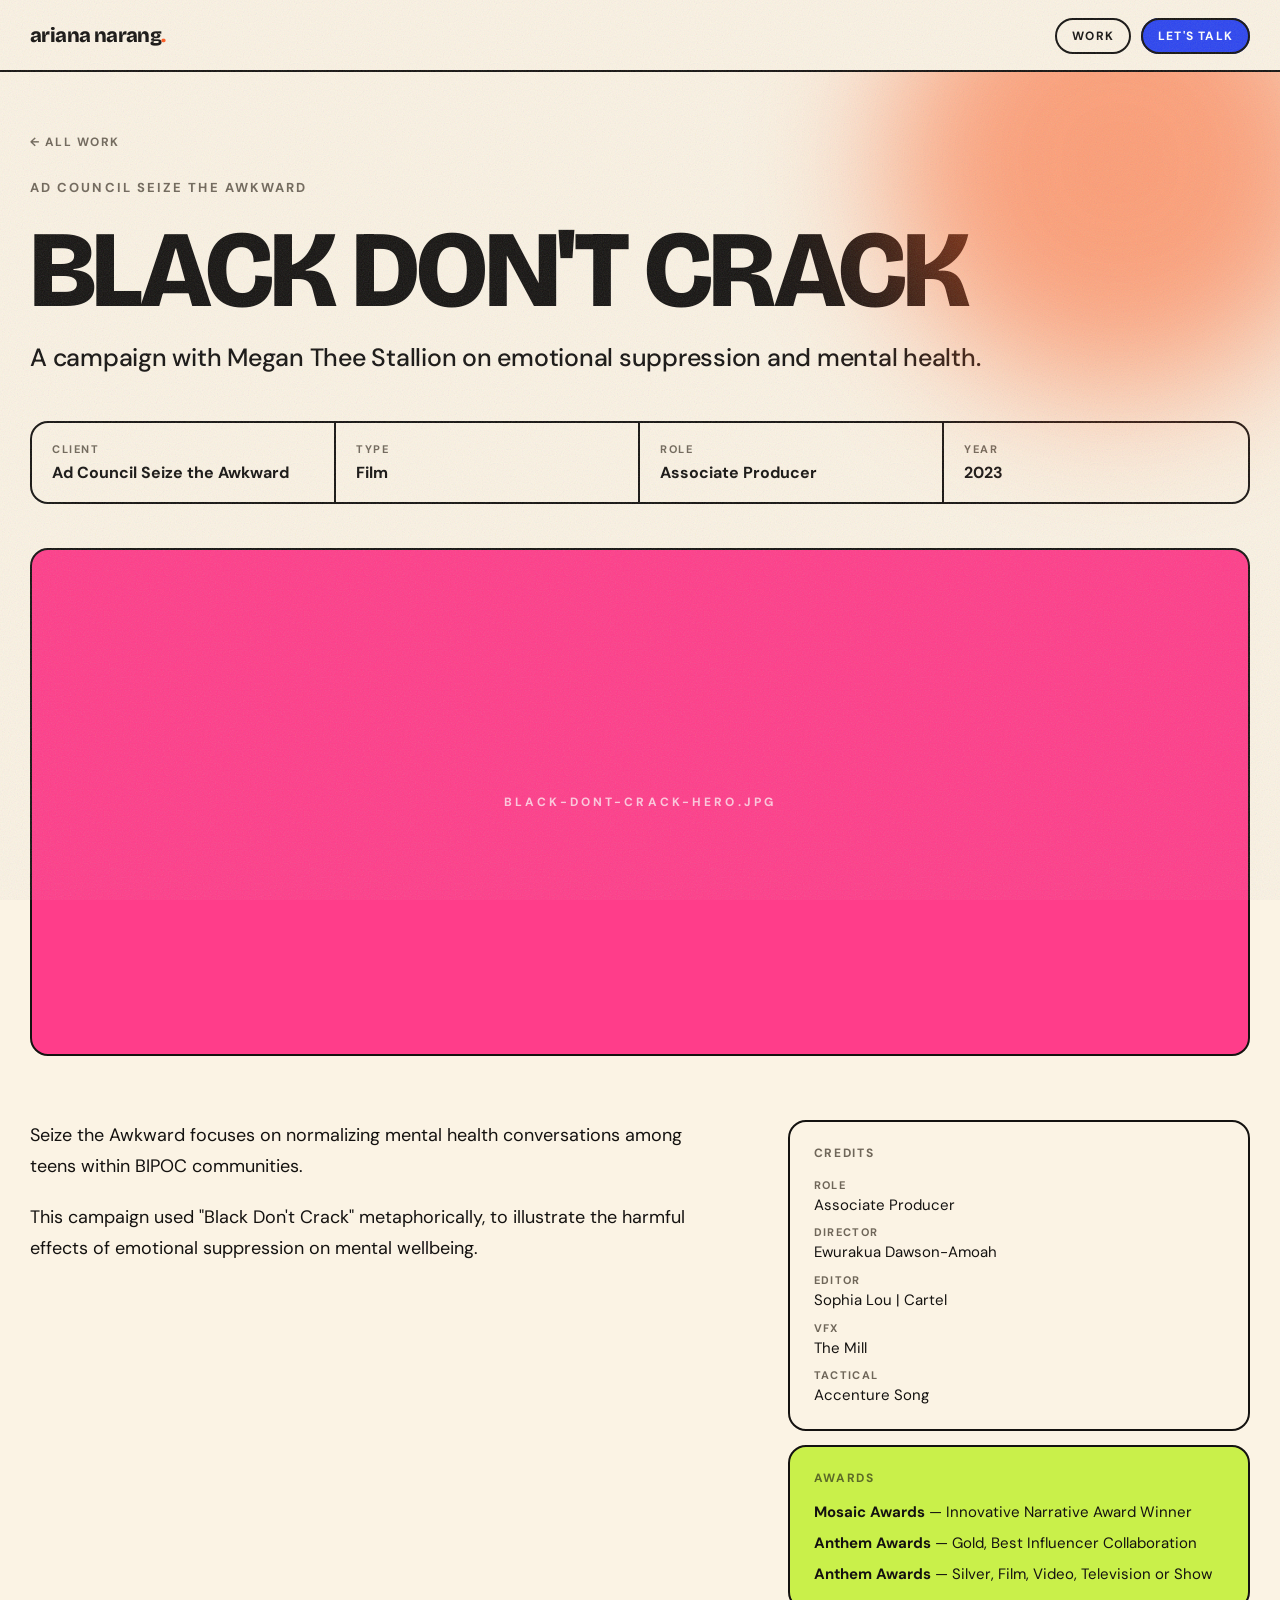
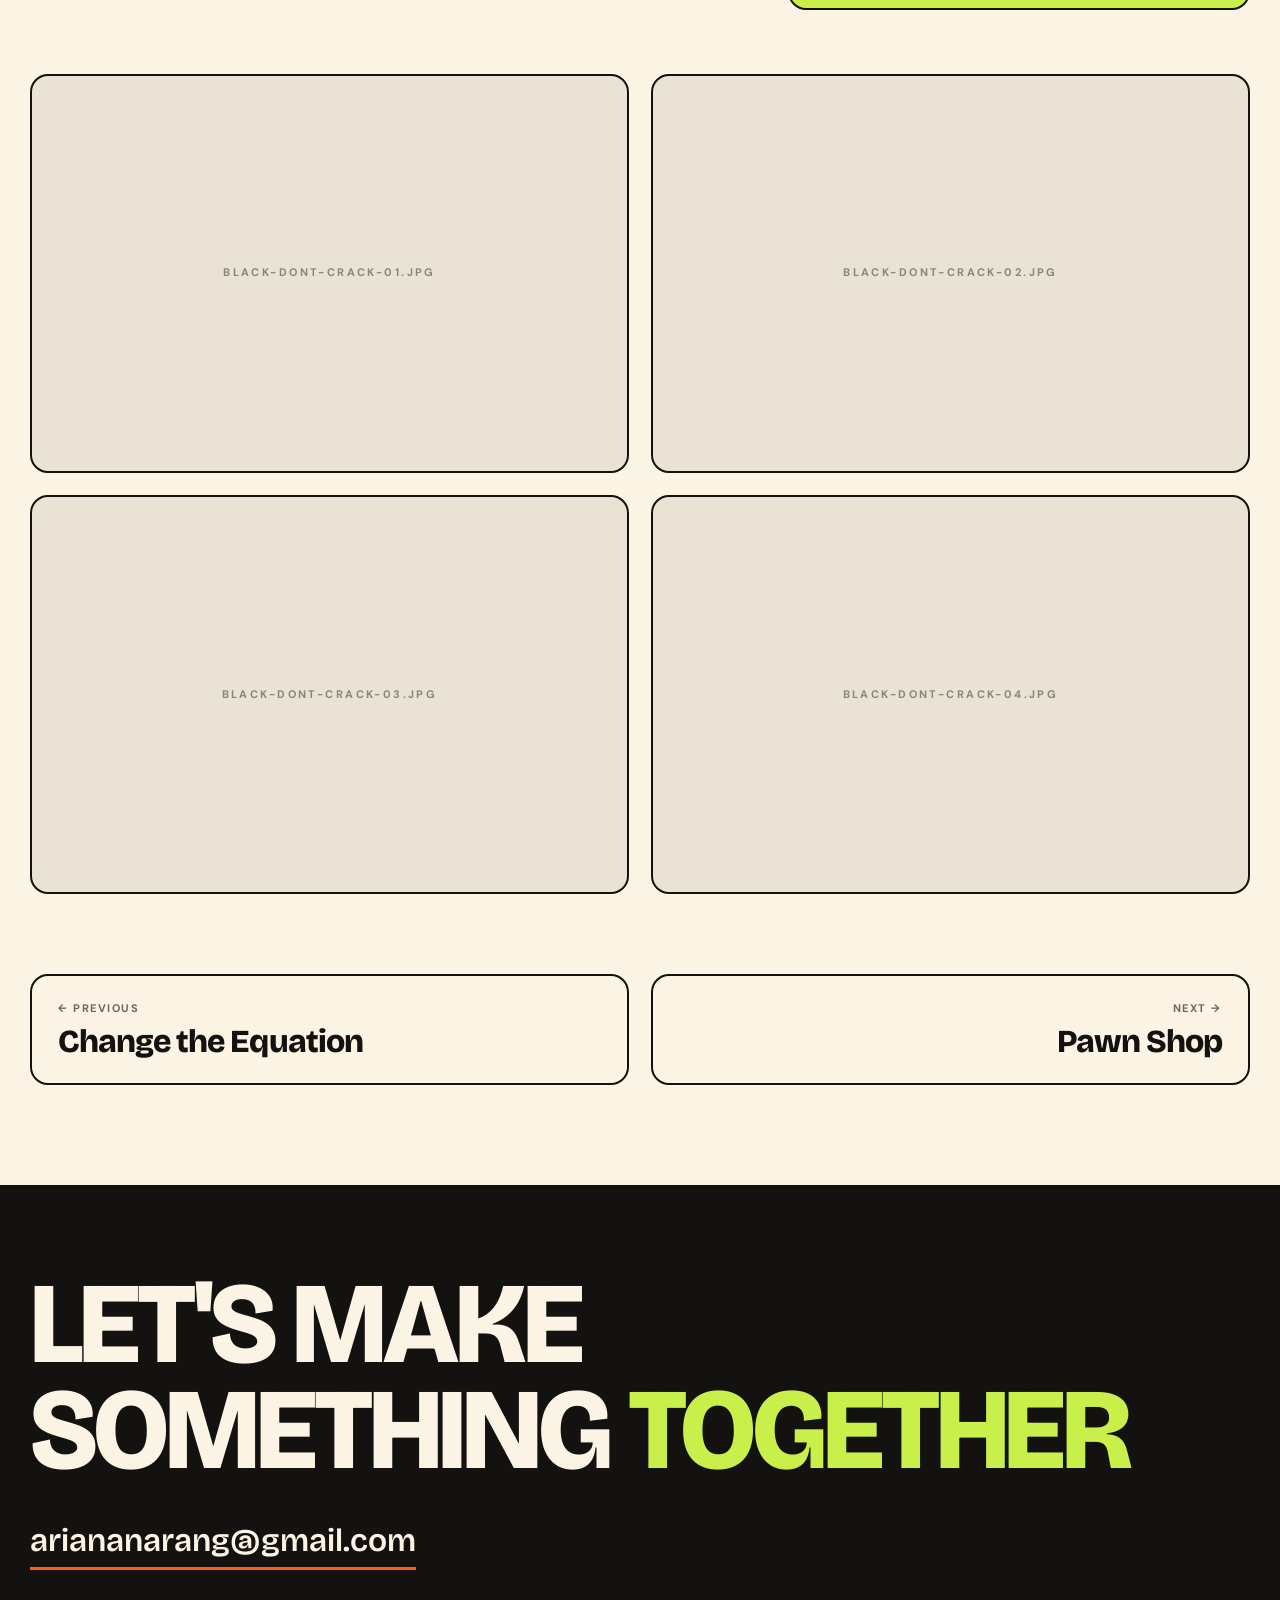
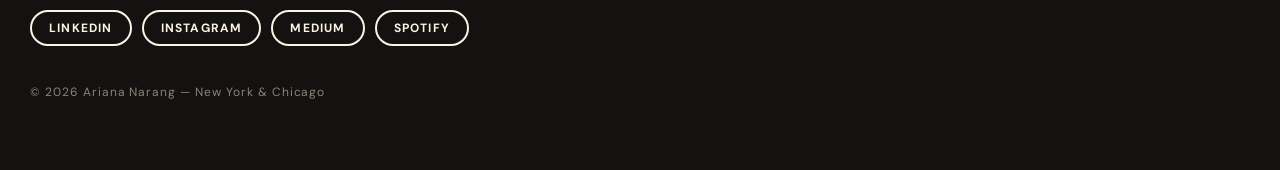
<file: work/black-dont-crack.html>
<!DOCTYPE html>
<html lang="en">
<head>
<meta charset="utf-8">
<meta name="viewport" content="width=device-width, initial-scale=1">
<title>Black Don't Crack — Ariana Narang</title>
<meta name="description" content="A campaign with Megan Thee Stallion on emotional suppression and mental health.">
<meta property="og:title" content="Black Don't Crack — Ariana Narang">
<meta property="og:description" content="A campaign with Megan Thee Stallion on emotional suppression and mental health.">
<meta property="og:type" content="website">
<link rel="preconnect" href="https://fonts.googleapis.com">
<link rel="preconnect" href="https://fonts.gstatic.com" crossorigin>
<link href="https://fonts.googleapis.com/css2?family=Bricolage+Grotesque:opsz,wght@12..96,400;12..96,600;12..96,800&family=DM+Sans:opsz,wght@9..40,400;9..40,500;9..40,700&display=swap" rel="stylesheet">
<link rel="stylesheet" href="../assets/style.css">
</head>
<body>
<a class="sr-only" href="#main">Skip to content</a>
<header>
  <div class="wrap nav">
    <a class="logo" href="../index.html">ariana narang<span class="dot">.</span></a>
    <ul>
      <li><a href="../work.html" aria-current="page">Work</a></li>
      <li><a class="cta" href="../contact.html">Let's talk</a></li>
    </ul>
  </div>
</header>
<main id="main">
<article class="case-hero">
  <div class="blob b1"></div>
  <div class="wrap">
    <a class="back" href="../work.html">&larr; All work</a>
    <span class="case-client">Ad Council Seize the Awkward</span>
    <h1 class="disp">Black Don't Crack</h1>
    <p class="case-sub">A campaign with Megan Thee Stallion on emotional suppression and mental health.</p>

    <dl class="meta">
      <div><dt>Client</dt><dd>Ad Council Seize the Awkward</dd></div>
      <div><dt>Type</dt><dd>Film</dd></div>
      <div><dt>Role</dt><dd>Associate Producer</dd></div>
      <div><dt>Year</dt><dd>2023</dd></div>
    </dl>

    <div class="hero-band c-pink"><span class="ph">black-dont-crack-hero.jpg</span></div>

    <div class="case-body">
      <div class="prose">
        <p>Seize the Awkward focuses on normalizing mental health conversations among teens within BIPOC communities.</p>
        <p>This campaign used "Black Don't Crack" metaphorically, to illustrate the harmful effects of emotional suppression on mental wellbeing.</p>
        
      </div>
      <aside class="side">
      <div class="panel credits"><h2>Credits</h2><ul><li><em>Role</em>Associate Producer</li><li><em>Director</em>Ewurakua Dawson-Amoah</li><li><em>Editor</em>Sophia Lou | Cartel</li><li><em>VFX</em>The Mill</li><li><em>Tactical</em>Accenture Song</li></ul></div>
      <div class="panel awards"><h2>Awards</h2><ul><li><b>Mosaic Awards</b> — Innovative Narrative Award Winner</li><li><b>Anthem Awards</b> — Gold, Best Influencer Collaboration</li><li><b>Anthem Awards</b> — Silver, Film, Video, Television or Show</li></ul></div>
      </aside>
    </div>
  <div class="gallery">
    <div class="shot"><span class="ph">black-dont-crack-01.jpg</span></div>
    <div class="shot"><span class="ph">black-dont-crack-02.jpg</span></div>
    <div class="shot"><span class="ph">black-dont-crack-03.jpg</span></div>
    <div class="shot"><span class="ph">black-dont-crack-04.jpg</span></div>
  </div>
  <nav class="pager">
    <a href="essentia-change.html"><em>&larr; Previous</em><b class="disp">Change the Equation</b></a>
    <a class="next" href="topochico.html"><em>Next &rarr;</em><b class="disp">Pawn Shop</b></a>
  </nav>
  </div>
</article>
</main>
<footer>
  <div class="wrap">
    <h2 class="disp">Let's make<br>something <span class="y">together</span></h2>
    <a class="mail" href="mailto:ariananarang@gmail.com">ariananarang@gmail.com</a>
    <ul class="social"><li><a href="http://www.linkedin.com/in/ariananarang">LinkedIn</a></li><li><a href="https://www.instagram.com/ariananarang">Instagram</a></li><li><a href="https://ariananarang.medium.com/">Medium</a></li><li><a href="https://open.spotify.com/user/ariananarang?si=7681a12c6faf4e6f">Spotify</a></li></ul>
    <p class="fine">&copy; 2026 Ariana Narang &mdash; New York &amp; Chicago</p>
  </div>
</footer>
</body>
</html>
</file>
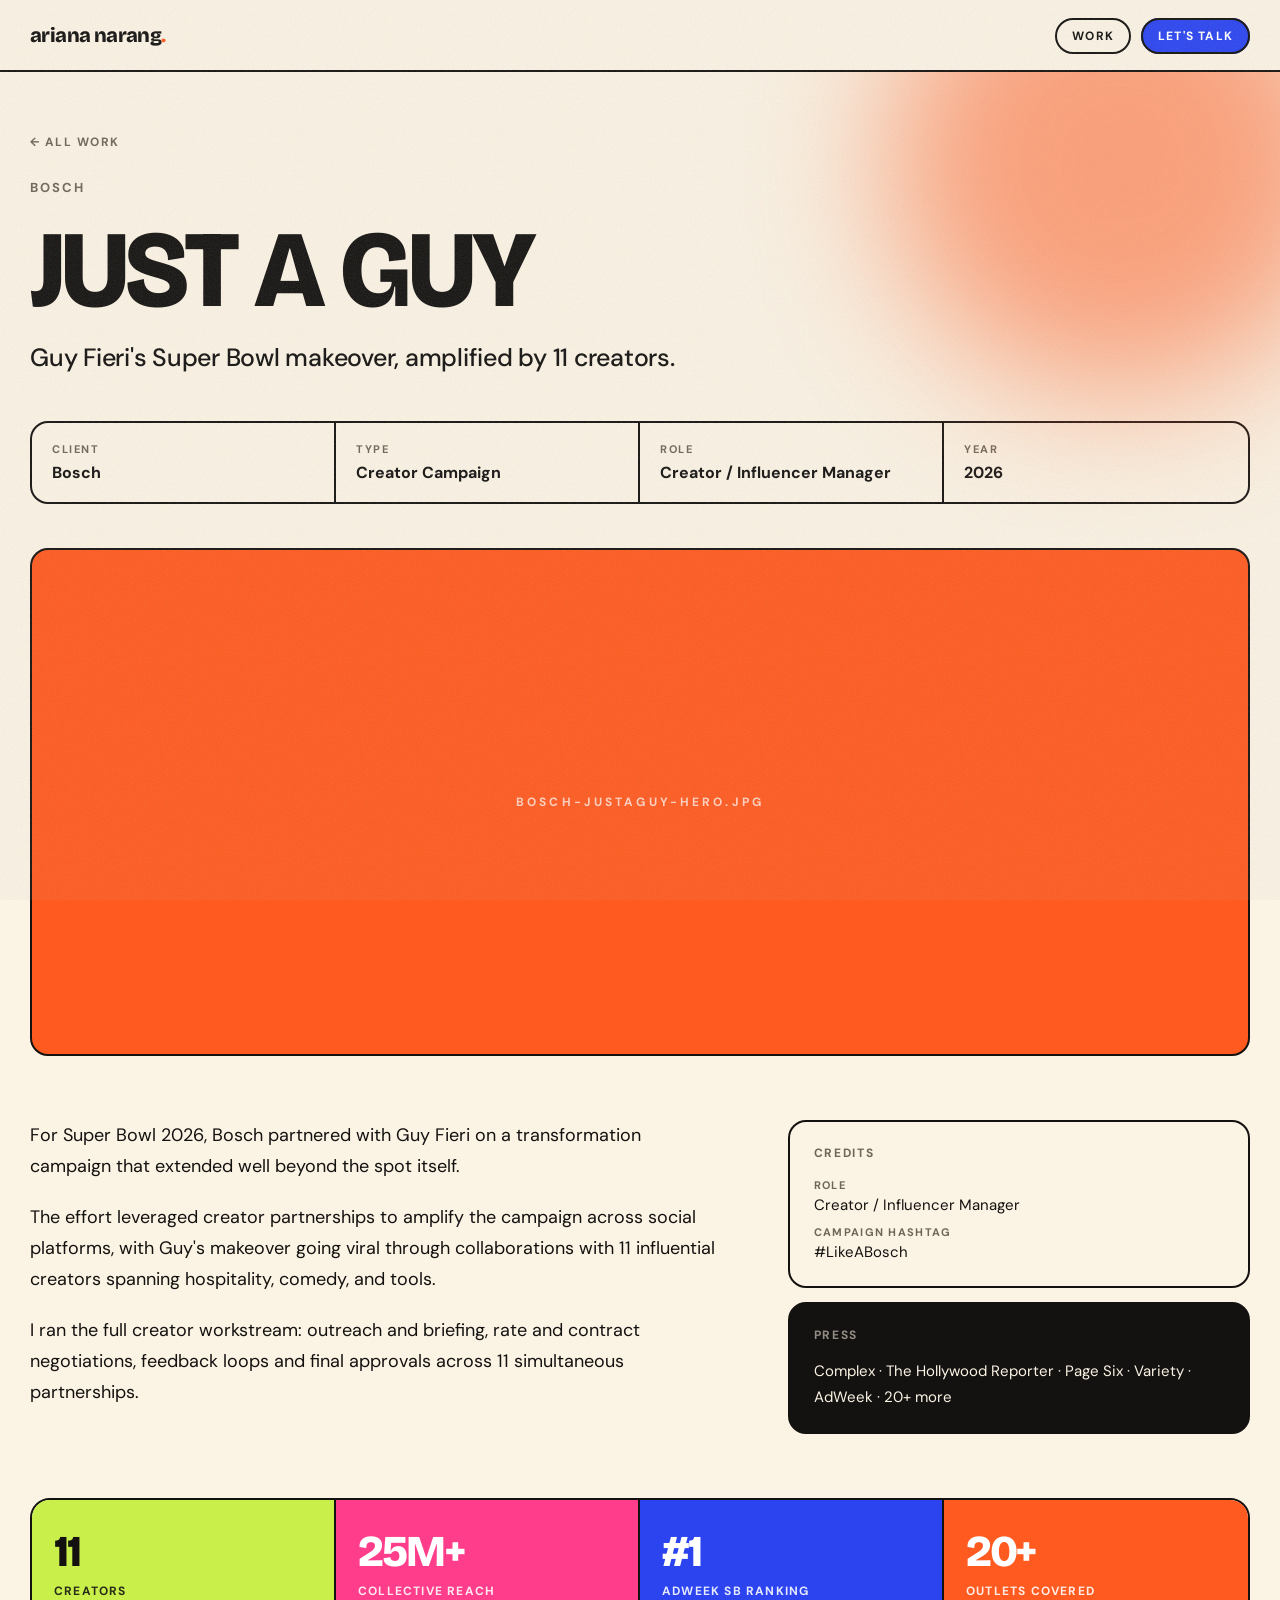
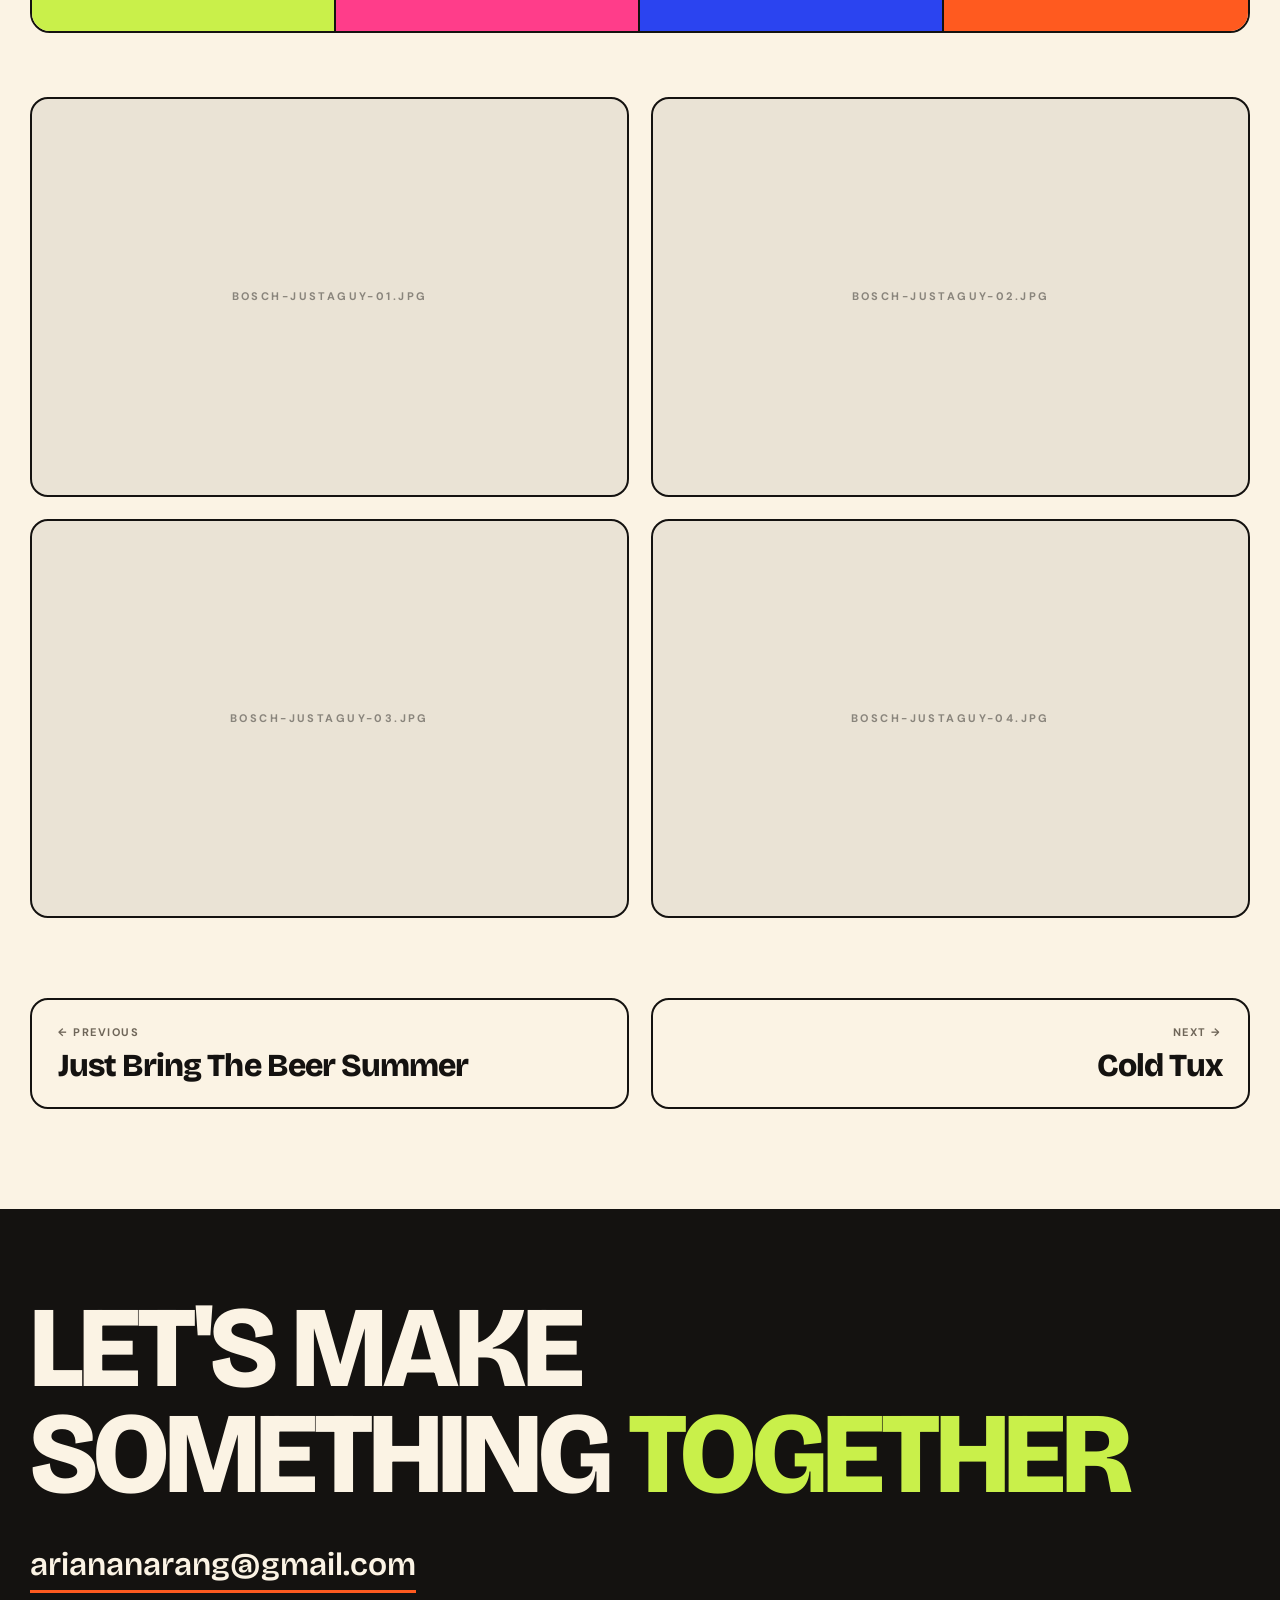
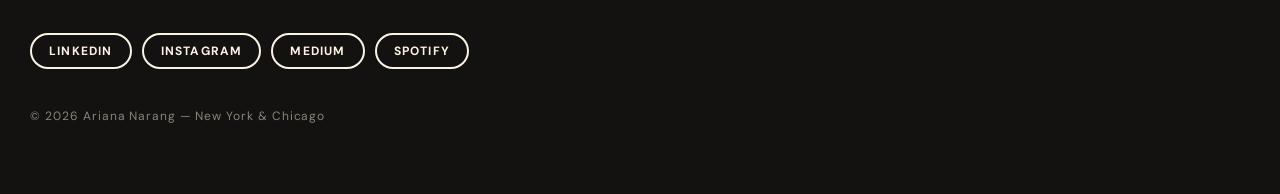
<file: work/bosch-justaguy.html>
<!DOCTYPE html>
<html lang="en">
<head>
<meta charset="utf-8">
<meta name="viewport" content="width=device-width, initial-scale=1">
<title>Just a Guy — Ariana Narang</title>
<meta name="description" content="Guy Fieri's Super Bowl makeover, amplified by 11 creators.">
<meta property="og:title" content="Just a Guy — Ariana Narang">
<meta property="og:description" content="Guy Fieri's Super Bowl makeover, amplified by 11 creators.">
<meta property="og:type" content="website">
<link rel="preconnect" href="https://fonts.googleapis.com">
<link rel="preconnect" href="https://fonts.gstatic.com" crossorigin>
<link href="https://fonts.googleapis.com/css2?family=Bricolage+Grotesque:opsz,wght@12..96,400;12..96,600;12..96,800&family=DM+Sans:opsz,wght@9..40,400;9..40,500;9..40,700&display=swap" rel="stylesheet">
<link rel="stylesheet" href="../assets/style.css">
</head>
<body>
<a class="sr-only" href="#main">Skip to content</a>
<header>
  <div class="wrap nav">
    <a class="logo" href="../index.html">ariana narang<span class="dot">.</span></a>
    <ul>
      <li><a href="../work.html" aria-current="page">Work</a></li>
      <li><a class="cta" href="../contact.html">Let's talk</a></li>
    </ul>
  </div>
</header>
<main id="main">
<article class="case-hero">
  <div class="blob b1"></div>
  <div class="wrap">
    <a class="back" href="../work.html">&larr; All work</a>
    <span class="case-client">Bosch</span>
    <h1 class="disp">Just a Guy</h1>
    <p class="case-sub">Guy Fieri's Super Bowl makeover, amplified by 11 creators.</p>

    <dl class="meta">
      <div><dt>Client</dt><dd>Bosch</dd></div>
      <div><dt>Type</dt><dd>Creator Campaign</dd></div>
      <div><dt>Role</dt><dd>Creator / Influencer Manager</dd></div>
      <div><dt>Year</dt><dd>2026</dd></div>
    </dl>

    <div class="hero-band c-orange"><span class="ph">bosch-justaguy-hero.jpg</span></div>

    <div class="case-body">
      <div class="prose">
        <p>For Super Bowl 2026, Bosch partnered with Guy Fieri on a transformation campaign that extended well beyond the spot itself.</p>
        <p>The effort leveraged creator partnerships to amplify the campaign across social platforms, with Guy's makeover going viral through collaborations with 11 influential creators spanning hospitality, comedy, and tools.</p>
        <p>I ran the full creator workstream: outreach and briefing, rate and contract negotiations, feedback loops and final approvals across 11 simultaneous partnerships.</p>
        
      </div>
      <aside class="side">
      <div class="panel credits"><h2>Credits</h2><ul><li><em>Role</em>Creator / Influencer Manager</li><li><em>Campaign hashtag</em>#LikeABosch</li></ul></div>
      <div class="panel press"><h2>Press</h2><p>Complex · The Hollywood Reporter · Page Six · Variety · AdWeek · 20+ more</p></div>
      </aside>
    </div>
  <div class="results"><div><b>11</b><span>Creators</span></div><div><b>25M+</b><span>Collective reach</span></div><div><b>#1</b><span>AdWeek SB Ranking</span></div><div><b>20+</b><span>Outlets covered</span></div></div>
  <div class="gallery">
    <div class="shot"><span class="ph">bosch-justaguy-01.jpg</span></div>
    <div class="shot"><span class="ph">bosch-justaguy-02.jpg</span></div>
    <div class="shot"><span class="ph">bosch-justaguy-03.jpg</span></div>
    <div class="shot"><span class="ph">bosch-justaguy-04.jpg</span></div>
  </div>
  <nav class="pager">
    <a href="jbtb-summer.html"><em>&larr; Previous</em><b class="disp">Just Bring The Beer Summer</b></a>
    <a class="next" href="cold-tux.html"><em>Next &rarr;</em><b class="disp">Cold Tux</b></a>
  </nav>
  </div>
</article>
</main>
<footer>
  <div class="wrap">
    <h2 class="disp">Let's make<br>something <span class="y">together</span></h2>
    <a class="mail" href="mailto:ariananarang@gmail.com">ariananarang@gmail.com</a>
    <ul class="social"><li><a href="http://www.linkedin.com/in/ariananarang">LinkedIn</a></li><li><a href="https://www.instagram.com/ariananarang">Instagram</a></li><li><a href="https://ariananarang.medium.com/">Medium</a></li><li><a href="https://open.spotify.com/user/ariananarang?si=7681a12c6faf4e6f">Spotify</a></li></ul>
    <p class="fine">&copy; 2026 Ariana Narang &mdash; New York &amp; Chicago</p>
  </div>
</footer>
</body>
</html>
</file>
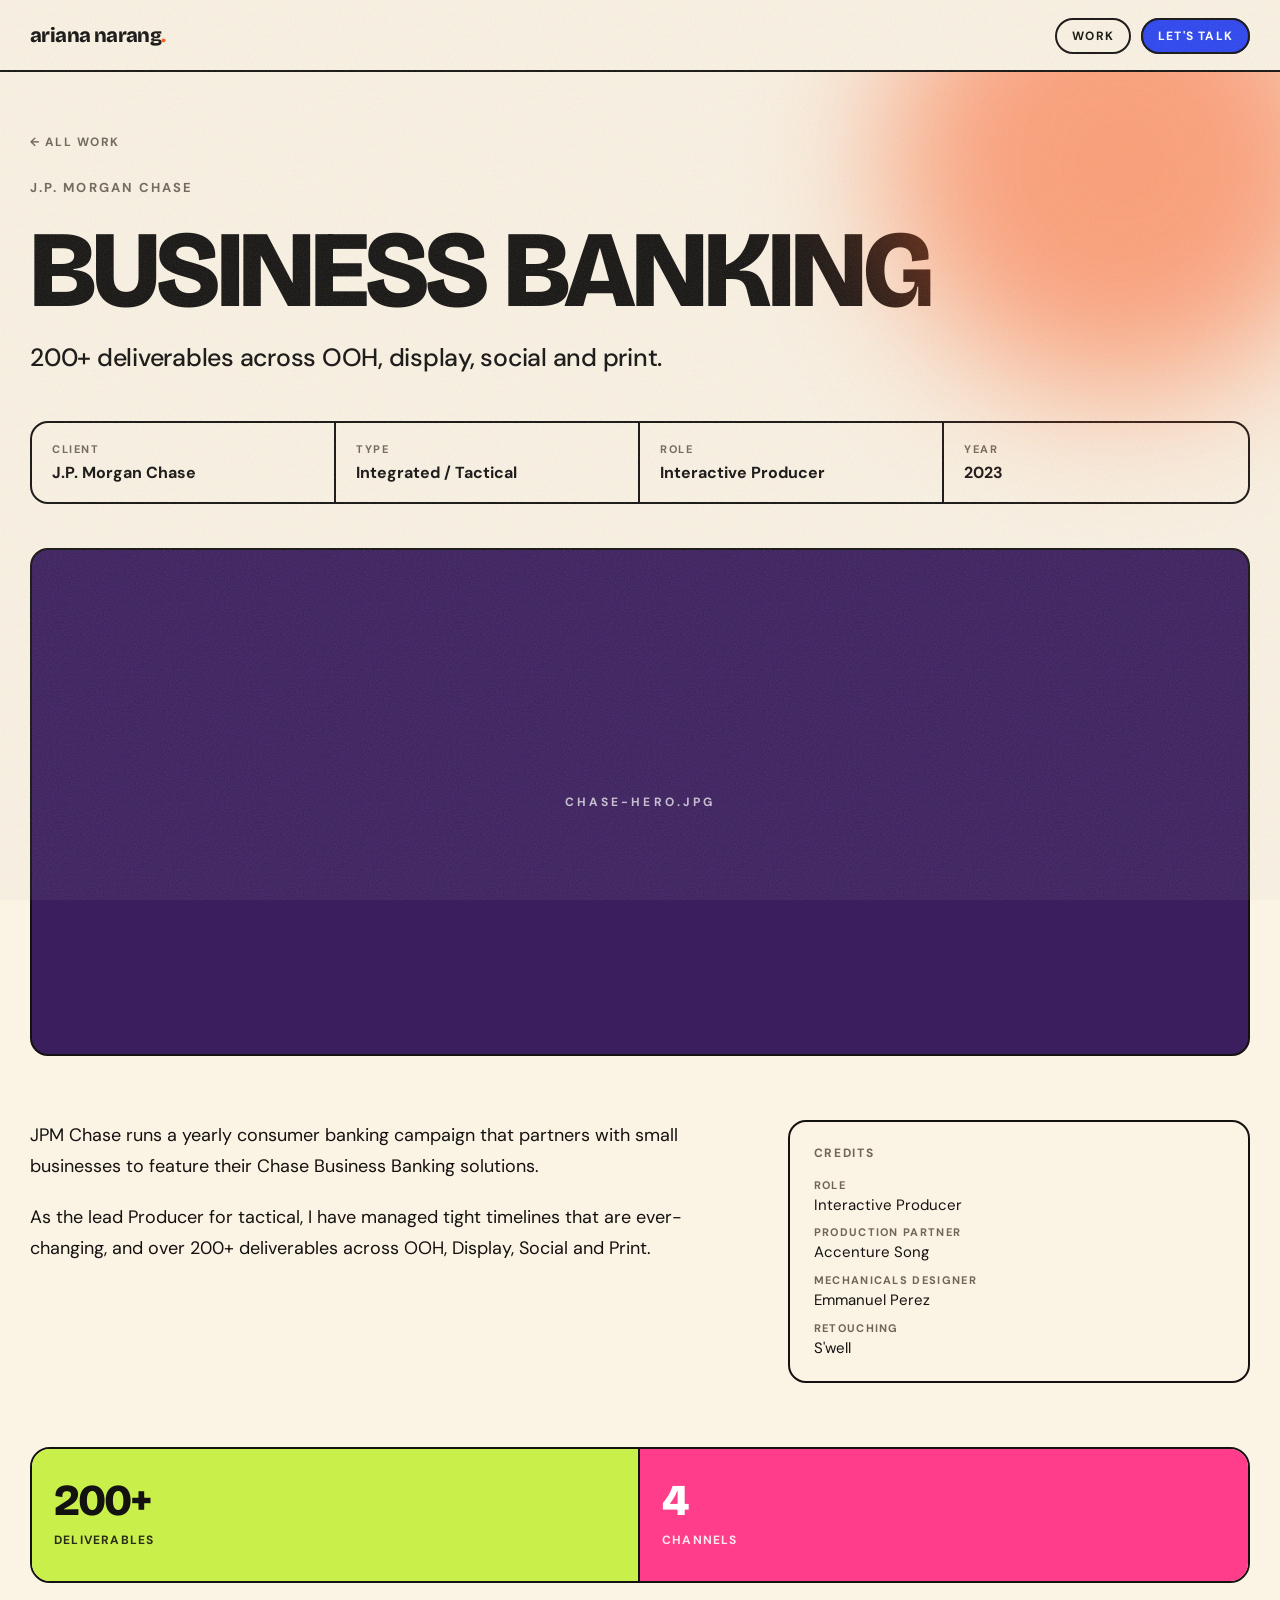
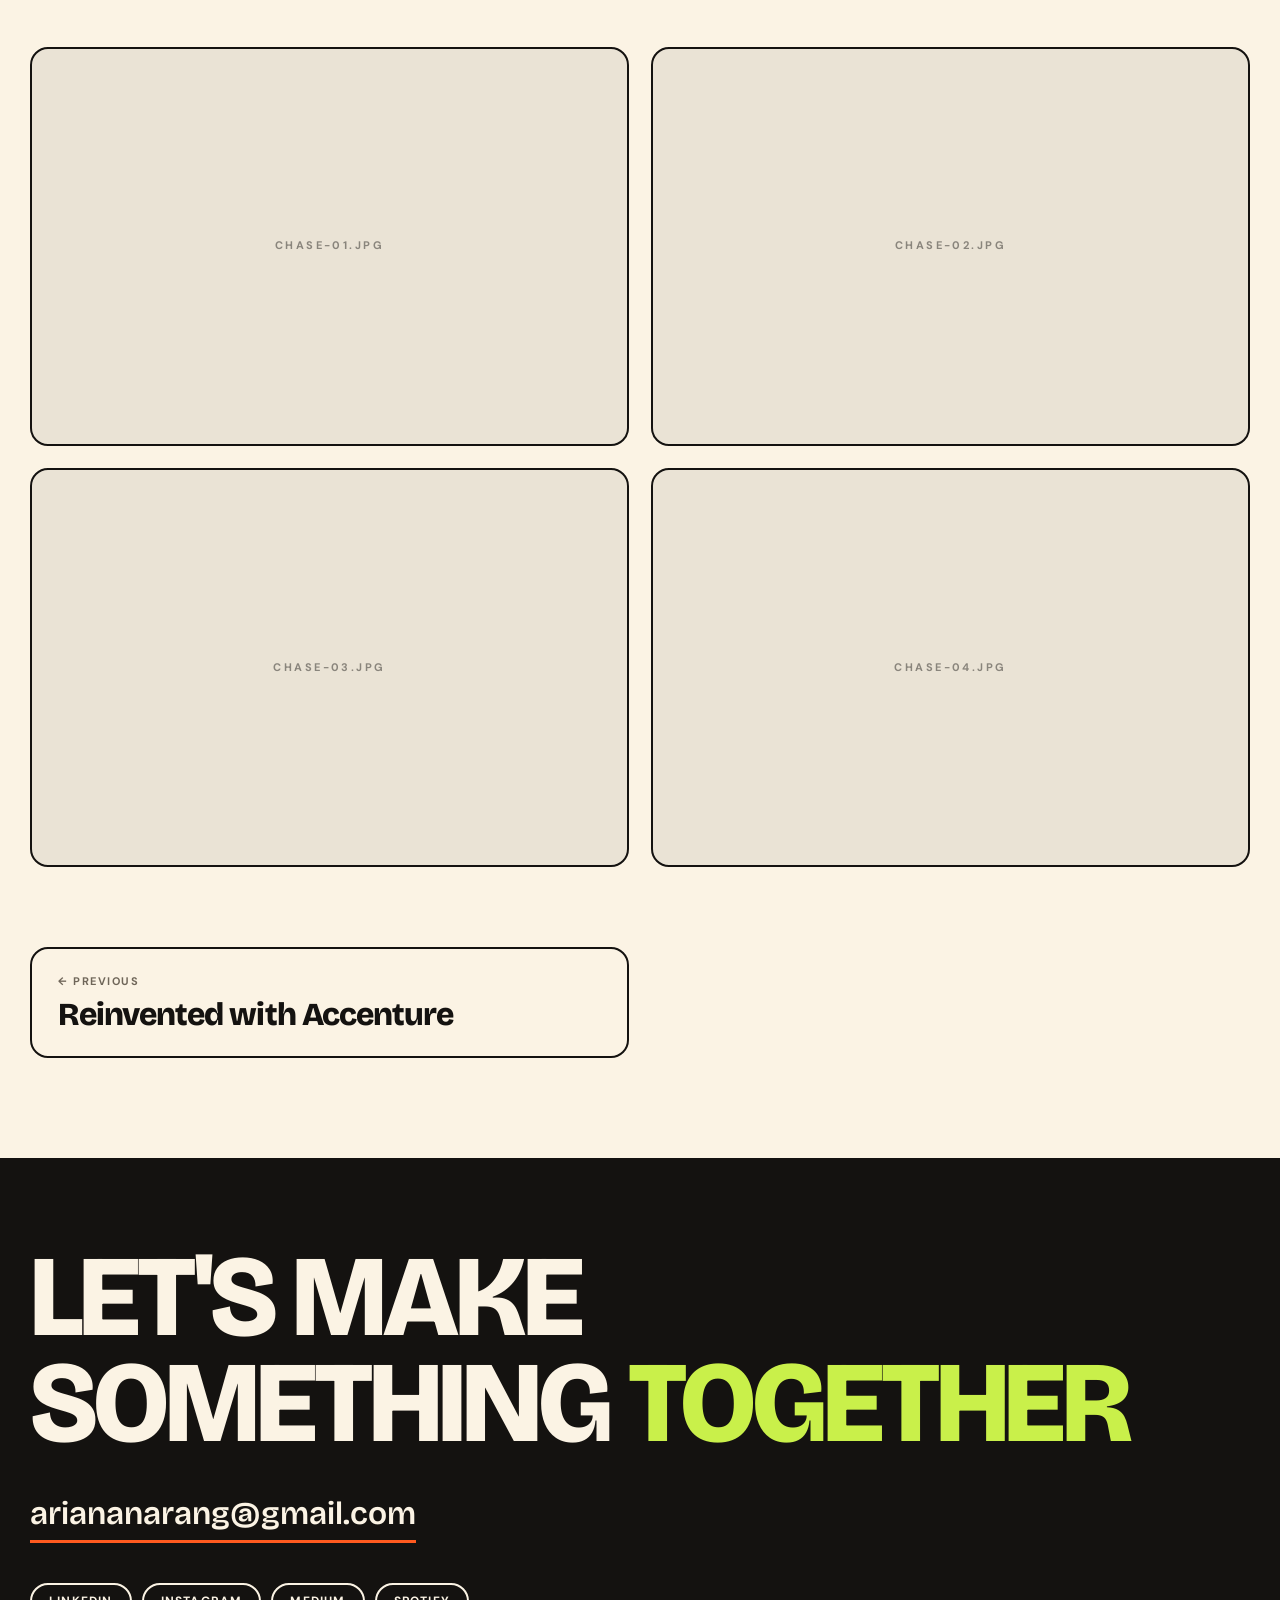
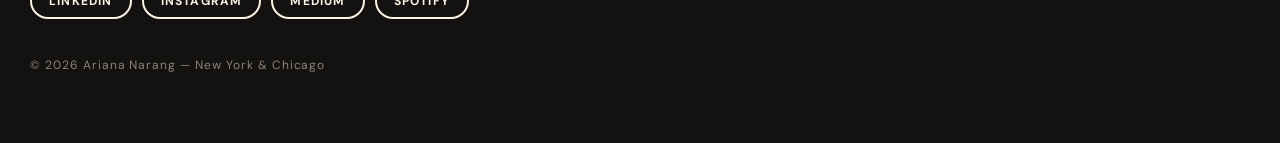
<file: work/chase.html>
<!DOCTYPE html>
<html lang="en">
<head>
<meta charset="utf-8">
<meta name="viewport" content="width=device-width, initial-scale=1">
<title>Business Banking — Ariana Narang</title>
<meta name="description" content="200+ deliverables across OOH, display, social and print.">
<meta property="og:title" content="Business Banking — Ariana Narang">
<meta property="og:description" content="200+ deliverables across OOH, display, social and print.">
<meta property="og:type" content="website">
<link rel="preconnect" href="https://fonts.googleapis.com">
<link rel="preconnect" href="https://fonts.gstatic.com" crossorigin>
<link href="https://fonts.googleapis.com/css2?family=Bricolage+Grotesque:opsz,wght@12..96,400;12..96,600;12..96,800&family=DM+Sans:opsz,wght@9..40,400;9..40,500;9..40,700&display=swap" rel="stylesheet">
<link rel="stylesheet" href="../assets/style.css">
</head>
<body>
<a class="sr-only" href="#main">Skip to content</a>
<header>
  <div class="wrap nav">
    <a class="logo" href="../index.html">ariana narang<span class="dot">.</span></a>
    <ul>
      <li><a href="../work.html" aria-current="page">Work</a></li>
      <li><a class="cta" href="../contact.html">Let's talk</a></li>
    </ul>
  </div>
</header>
<main id="main">
<article class="case-hero">
  <div class="blob b1"></div>
  <div class="wrap">
    <a class="back" href="../work.html">&larr; All work</a>
    <span class="case-client">J.P. Morgan Chase</span>
    <h1 class="disp">Business Banking</h1>
    <p class="case-sub">200+ deliverables across OOH, display, social and print.</p>

    <dl class="meta">
      <div><dt>Client</dt><dd>J.P. Morgan Chase</dd></div>
      <div><dt>Type</dt><dd>Integrated / Tactical</dd></div>
      <div><dt>Role</dt><dd>Interactive Producer</dd></div>
      <div><dt>Year</dt><dd>2023</dd></div>
    </dl>

    <div class="hero-band c-plum"><span class="ph">chase-hero.jpg</span></div>

    <div class="case-body">
      <div class="prose">
        <p>JPM Chase runs a yearly consumer banking campaign that partners with small businesses to feature their Chase Business Banking solutions.</p>
        <p>As the lead Producer for tactical, I have managed tight timelines that are ever-changing, and over 200+ deliverables across OOH, Display, Social and Print.</p>
        
      </div>
      <aside class="side">
      <div class="panel credits"><h2>Credits</h2><ul><li><em>Role</em>Interactive Producer</li><li><em>Production Partner</em>Accenture Song</li><li><em>Mechanicals Designer</em>Emmanuel Perez</li><li><em>Retouching</em>S'well</li></ul></div>
      </aside>
    </div>
  <div class="results"><div><b>200+</b><span>Deliverables</span></div><div><b>4</b><span>Channels</span></div></div>
  <div class="gallery">
    <div class="shot"><span class="ph">chase-01.jpg</span></div>
    <div class="shot"><span class="ph">chase-02.jpg</span></div>
    <div class="shot"><span class="ph">chase-03.jpg</span></div>
    <div class="shot"><span class="ph">chase-04.jpg</span></div>
  </div>
  <nav class="pager">
    <a href="accenture-reinvented.html"><em>&larr; Previous</em><b class="disp">Reinvented with Accenture</b></a>
    <a class="empty next" href="#"></a>
  </nav>
  </div>
</article>
</main>
<footer>
  <div class="wrap">
    <h2 class="disp">Let's make<br>something <span class="y">together</span></h2>
    <a class="mail" href="mailto:ariananarang@gmail.com">ariananarang@gmail.com</a>
    <ul class="social"><li><a href="http://www.linkedin.com/in/ariananarang">LinkedIn</a></li><li><a href="https://www.instagram.com/ariananarang">Instagram</a></li><li><a href="https://ariananarang.medium.com/">Medium</a></li><li><a href="https://open.spotify.com/user/ariananarang?si=7681a12c6faf4e6f">Spotify</a></li></ul>
    <p class="fine">&copy; 2026 Ariana Narang &mdash; New York &amp; Chicago</p>
  </div>
</footer>
</body>
</html>
</file>
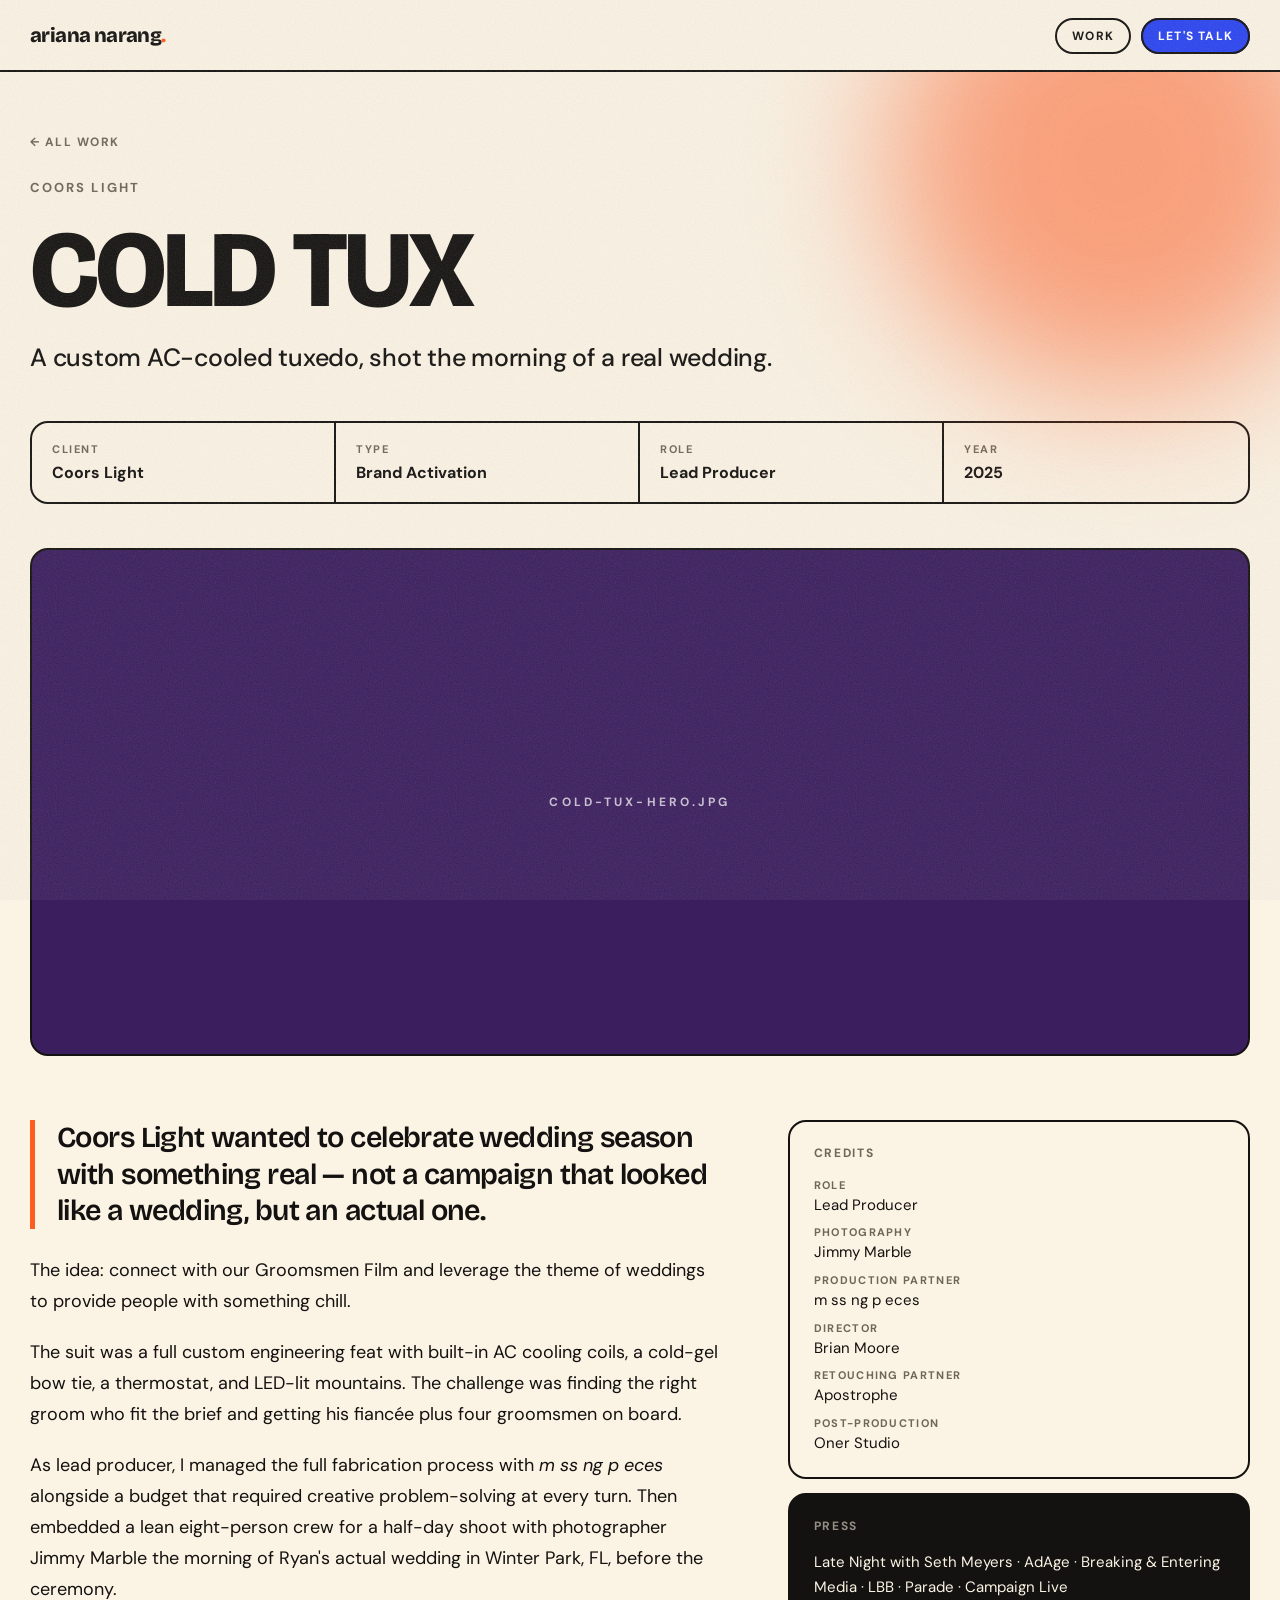
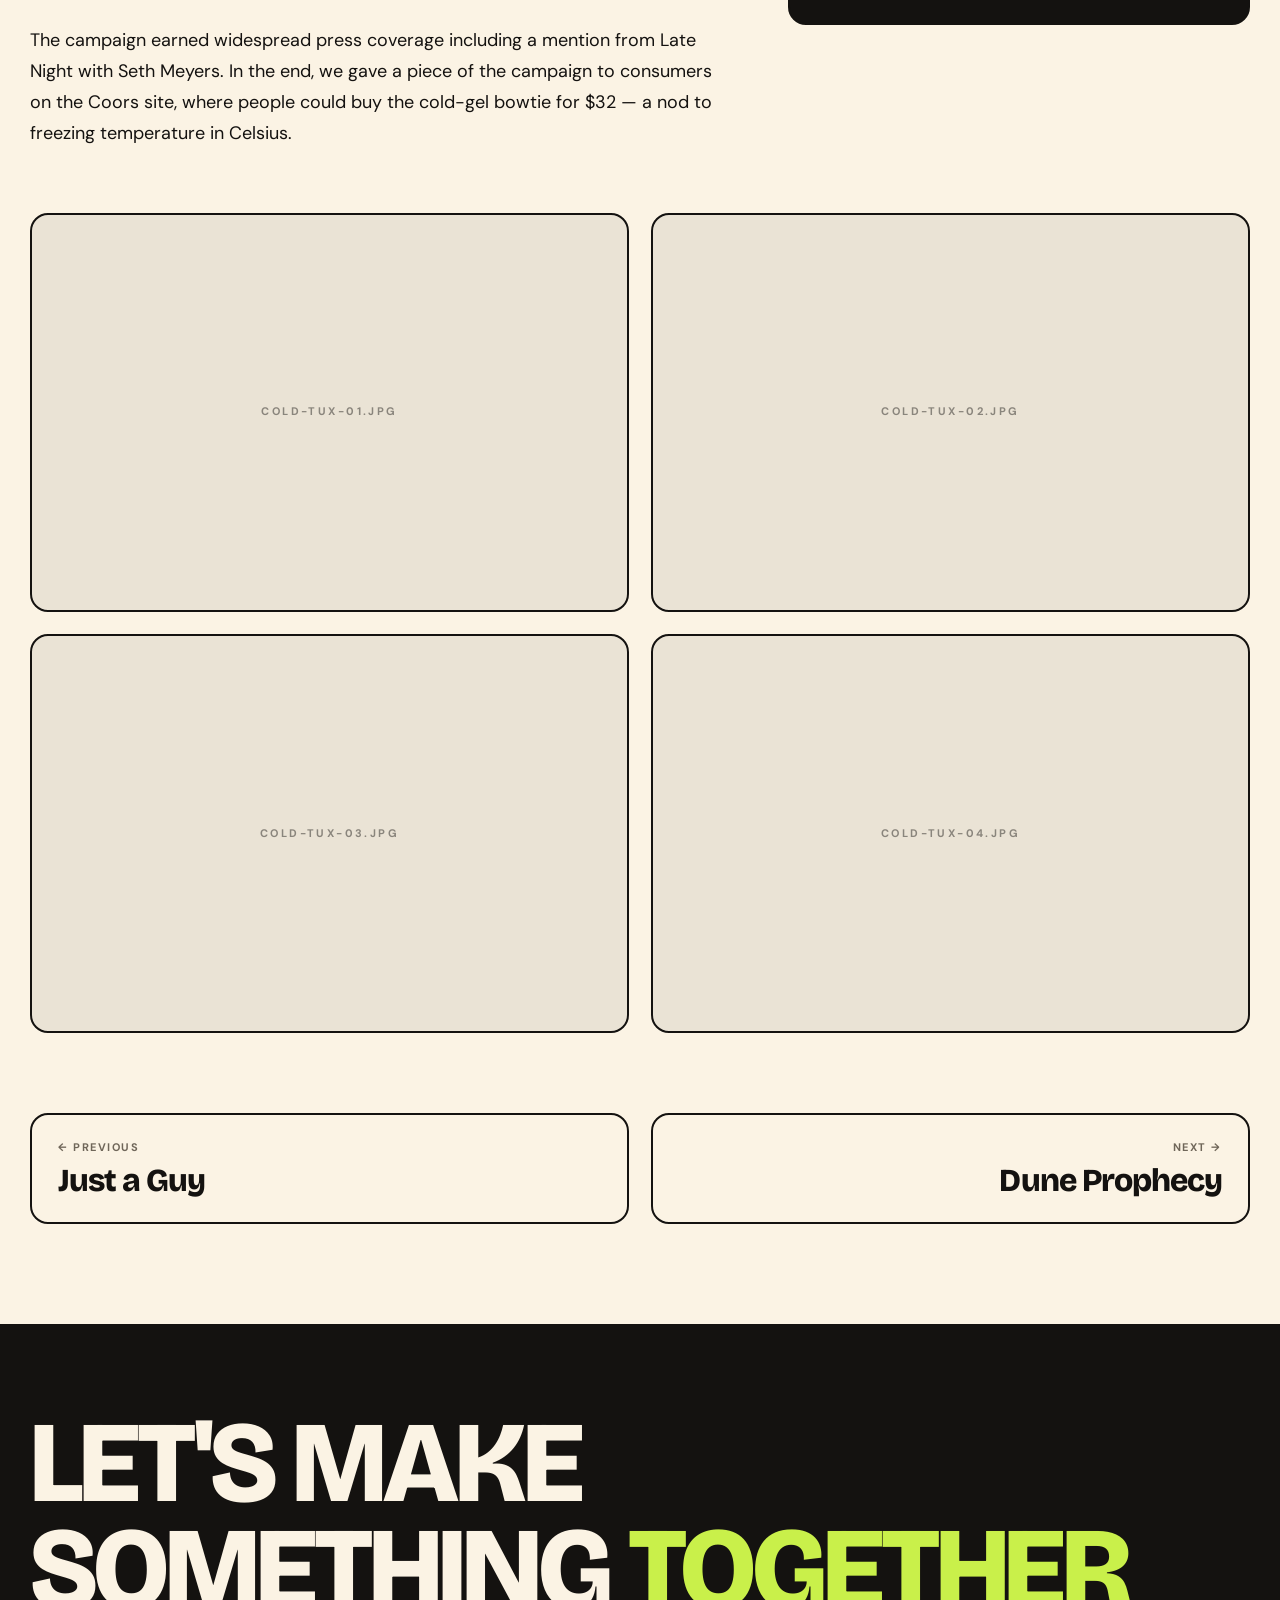
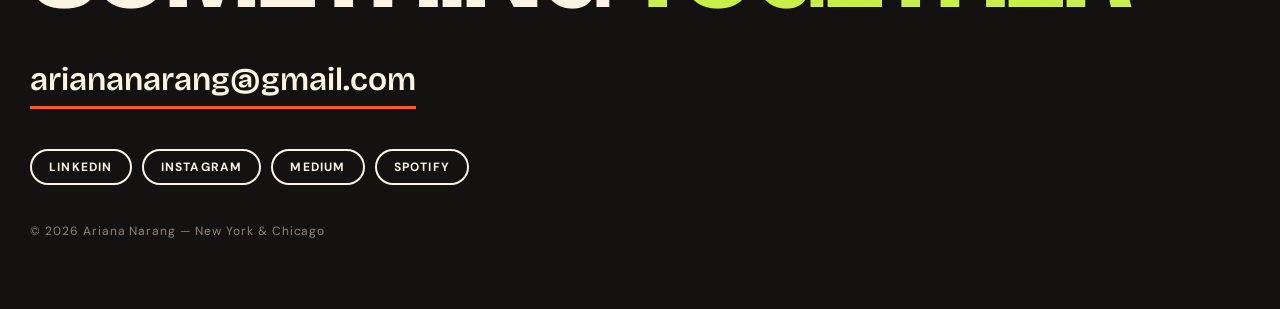
<file: work/cold-tux.html>
<!DOCTYPE html>
<html lang="en">
<head>
<meta charset="utf-8">
<meta name="viewport" content="width=device-width, initial-scale=1">
<title>Cold Tux — Ariana Narang</title>
<meta name="description" content="A custom AC-cooled tuxedo, shot the morning of a real wedding.">
<meta property="og:title" content="Cold Tux — Ariana Narang">
<meta property="og:description" content="A custom AC-cooled tuxedo, shot the morning of a real wedding.">
<meta property="og:type" content="website">
<link rel="preconnect" href="https://fonts.googleapis.com">
<link rel="preconnect" href="https://fonts.gstatic.com" crossorigin>
<link href="https://fonts.googleapis.com/css2?family=Bricolage+Grotesque:opsz,wght@12..96,400;12..96,600;12..96,800&family=DM+Sans:opsz,wght@9..40,400;9..40,500;9..40,700&display=swap" rel="stylesheet">
<link rel="stylesheet" href="../assets/style.css">
</head>
<body>
<a class="sr-only" href="#main">Skip to content</a>
<header>
  <div class="wrap nav">
    <a class="logo" href="../index.html">ariana narang<span class="dot">.</span></a>
    <ul>
      <li><a href="../work.html" aria-current="page">Work</a></li>
      <li><a class="cta" href="../contact.html">Let's talk</a></li>
    </ul>
  </div>
</header>
<main id="main">
<article class="case-hero">
  <div class="blob b1"></div>
  <div class="wrap">
    <a class="back" href="../work.html">&larr; All work</a>
    <span class="case-client">Coors Light</span>
    <h1 class="disp">Cold Tux</h1>
    <p class="case-sub">A custom AC-cooled tuxedo, shot the morning of a real wedding.</p>

    <dl class="meta">
      <div><dt>Client</dt><dd>Coors Light</dd></div>
      <div><dt>Type</dt><dd>Brand Activation</dd></div>
      <div><dt>Role</dt><dd>Lead Producer</dd></div>
      <div><dt>Year</dt><dd>2025</dd></div>
    </dl>

    <div class="hero-band c-plum"><span class="ph">cold-tux-hero.jpg</span></div>

    <div class="case-body">
      <div class="prose">
        <blockquote>Coors Light wanted to celebrate wedding season with something real — not a campaign that looked like a wedding, but an actual one.</blockquote>
        <p>The idea: connect with our Groomsmen Film and leverage the theme of weddings to provide people with something chill.</p>
        <p>The suit was a full custom engineering feat with built-in AC cooling coils, a cold-gel bow tie, a thermostat, and LED-lit mountains. The challenge was finding the right groom who fit the brief and getting his fiancée plus four groomsmen on board.</p>
        <p>As lead producer, I managed the full fabrication process with <em>m ss ng p eces</em> alongside a budget that required creative problem-solving at every turn. Then embedded a lean eight-person crew for a half-day shoot with photographer Jimmy Marble the morning of Ryan's actual wedding in Winter Park, FL, before the ceremony.</p>
        <p>The campaign earned widespread press coverage including a mention from Late Night with Seth Meyers. In the end, we gave a piece of the campaign to consumers on the Coors site, where people could buy the cold-gel bowtie for $32 — a nod to freezing temperature in Celsius.</p>
        
      </div>
      <aside class="side">
      <div class="panel credits"><h2>Credits</h2><ul><li><em>Role</em>Lead Producer</li><li><em>Photography</em>Jimmy Marble</li><li><em>Production Partner</em>m ss ng p eces</li><li><em>Director</em>Brian Moore</li><li><em>Retouching Partner</em>Apostrophe</li><li><em>Post-Production</em>Oner Studio</li></ul></div>
      <div class="panel press"><h2>Press</h2><p>Late Night with Seth Meyers · AdAge · Breaking &amp; Entering Media · LBB · Parade · Campaign Live</p></div>
      </aside>
    </div>
  <div class="gallery">
    <div class="shot"><span class="ph">cold-tux-01.jpg</span></div>
    <div class="shot"><span class="ph">cold-tux-02.jpg</span></div>
    <div class="shot"><span class="ph">cold-tux-03.jpg</span></div>
    <div class="shot"><span class="ph">cold-tux-04.jpg</span></div>
  </div>
  <nav class="pager">
    <a href="bosch-justaguy.html"><em>&larr; Previous</em><b class="disp">Just a Guy</b></a>
    <a class="next" href="dune-prophecy.html"><em>Next &rarr;</em><b class="disp">Dune Prophecy</b></a>
  </nav>
  </div>
</article>
</main>
<footer>
  <div class="wrap">
    <h2 class="disp">Let's make<br>something <span class="y">together</span></h2>
    <a class="mail" href="mailto:ariananarang@gmail.com">ariananarang@gmail.com</a>
    <ul class="social"><li><a href="http://www.linkedin.com/in/ariananarang">LinkedIn</a></li><li><a href="https://www.instagram.com/ariananarang">Instagram</a></li><li><a href="https://ariananarang.medium.com/">Medium</a></li><li><a href="https://open.spotify.com/user/ariananarang?si=7681a12c6faf4e6f">Spotify</a></li></ul>
    <p class="fine">&copy; 2026 Ariana Narang &mdash; New York &amp; Chicago</p>
  </div>
</footer>
</body>
</html>
</file>
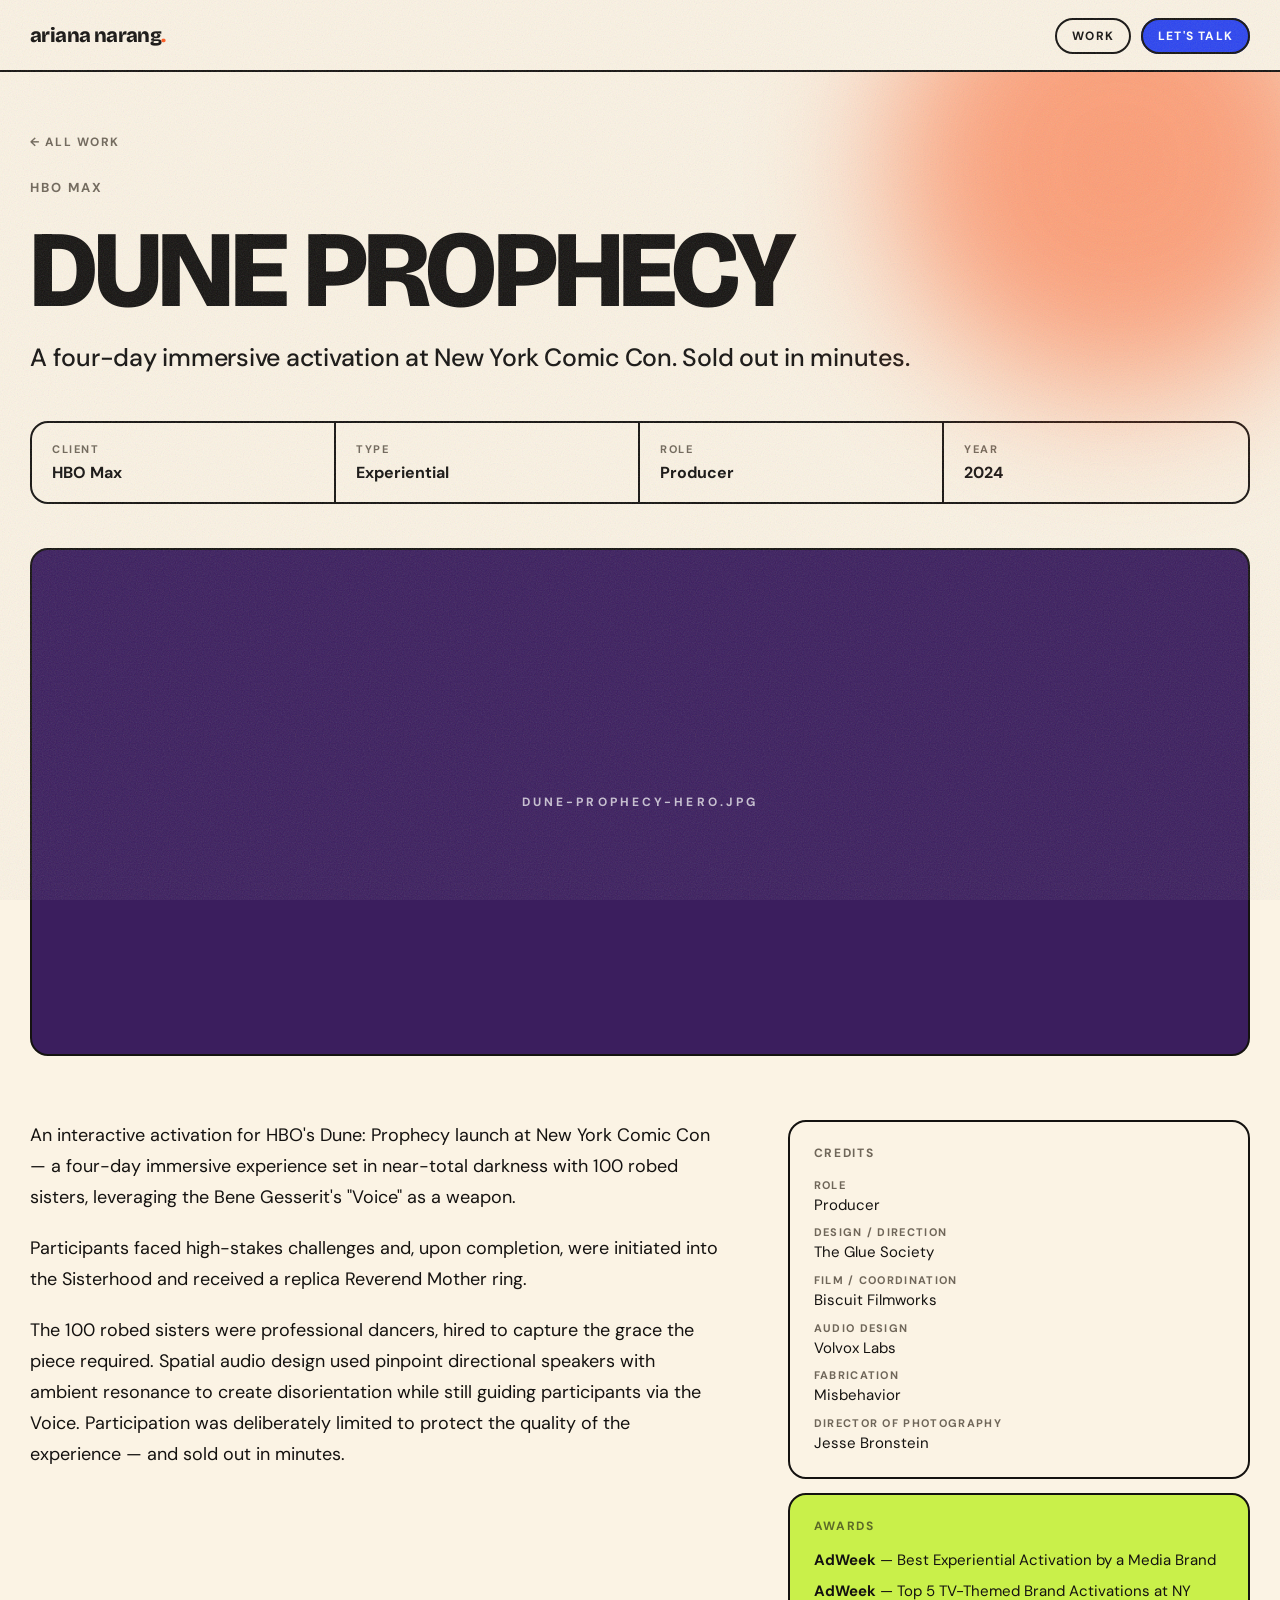
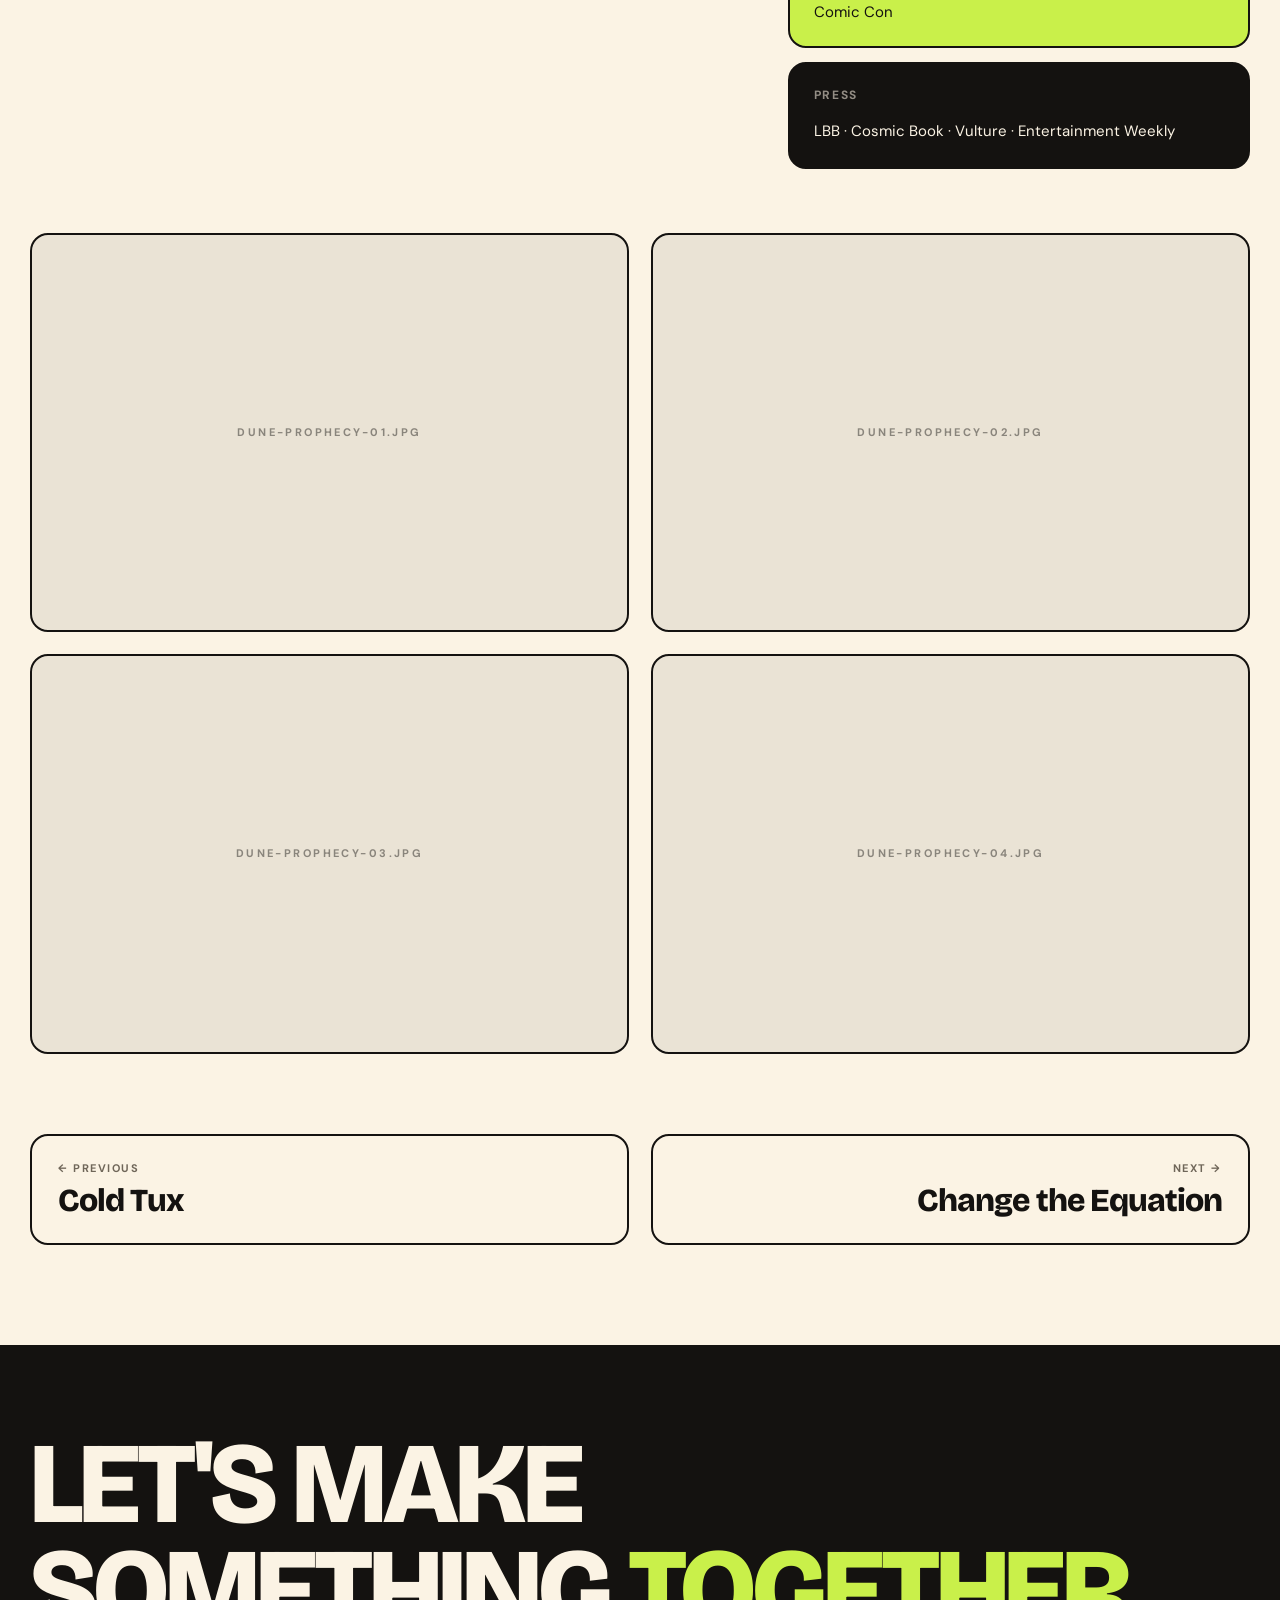
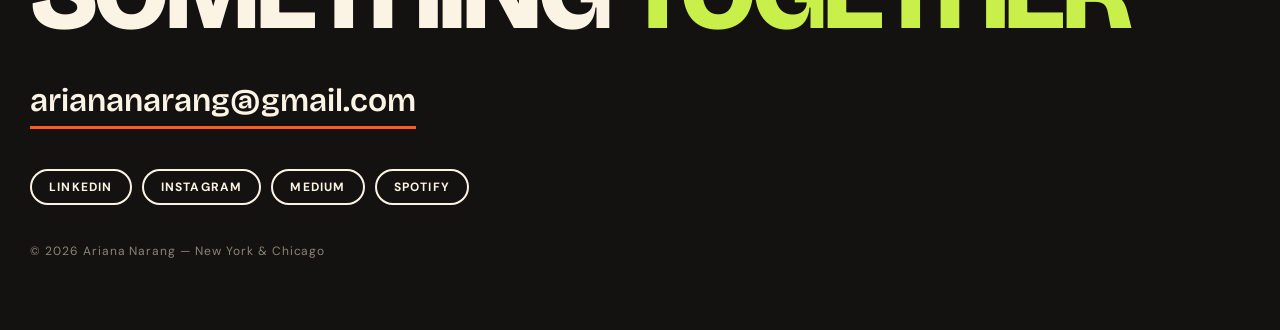
<file: work/dune-prophecy.html>
<!DOCTYPE html>
<html lang="en">
<head>
<meta charset="utf-8">
<meta name="viewport" content="width=device-width, initial-scale=1">
<title>Dune Prophecy — Ariana Narang</title>
<meta name="description" content="A four-day immersive activation at New York Comic Con. Sold out in minutes.">
<meta property="og:title" content="Dune Prophecy — Ariana Narang">
<meta property="og:description" content="A four-day immersive activation at New York Comic Con. Sold out in minutes.">
<meta property="og:type" content="website">
<link rel="preconnect" href="https://fonts.googleapis.com">
<link rel="preconnect" href="https://fonts.gstatic.com" crossorigin>
<link href="https://fonts.googleapis.com/css2?family=Bricolage+Grotesque:opsz,wght@12..96,400;12..96,600;12..96,800&family=DM+Sans:opsz,wght@9..40,400;9..40,500;9..40,700&display=swap" rel="stylesheet">
<link rel="stylesheet" href="../assets/style.css">
</head>
<body>
<a class="sr-only" href="#main">Skip to content</a>
<header>
  <div class="wrap nav">
    <a class="logo" href="../index.html">ariana narang<span class="dot">.</span></a>
    <ul>
      <li><a href="../work.html" aria-current="page">Work</a></li>
      <li><a class="cta" href="../contact.html">Let's talk</a></li>
    </ul>
  </div>
</header>
<main id="main">
<article class="case-hero">
  <div class="blob b1"></div>
  <div class="wrap">
    <a class="back" href="../work.html">&larr; All work</a>
    <span class="case-client">HBO Max</span>
    <h1 class="disp">Dune Prophecy</h1>
    <p class="case-sub">A four-day immersive activation at New York Comic Con. Sold out in minutes.</p>

    <dl class="meta">
      <div><dt>Client</dt><dd>HBO Max</dd></div>
      <div><dt>Type</dt><dd>Experiential</dd></div>
      <div><dt>Role</dt><dd>Producer</dd></div>
      <div><dt>Year</dt><dd>2024</dd></div>
    </dl>

    <div class="hero-band c-plum"><span class="ph">dune-prophecy-hero.jpg</span></div>

    <div class="case-body">
      <div class="prose">
        <p>An interactive activation for HBO's Dune: Prophecy launch at New York Comic Con — a four-day immersive experience set in near-total darkness with 100 robed sisters, leveraging the Bene Gesserit's "Voice" as a weapon.</p>
        <p>Participants faced high-stakes challenges and, upon completion, were initiated into the Sisterhood and received a replica Reverend Mother ring.</p>
        <p>The 100 robed sisters were professional dancers, hired to capture the grace the piece required. Spatial audio design used pinpoint directional speakers with ambient resonance to create disorientation while still guiding participants via the Voice. Participation was deliberately limited to protect the quality of the experience — and sold out in minutes.</p>
        
      </div>
      <aside class="side">
      <div class="panel credits"><h2>Credits</h2><ul><li><em>Role</em>Producer</li><li><em>Design / Direction</em>The Glue Society</li><li><em>Film / Coordination</em>Biscuit Filmworks</li><li><em>Audio Design</em>Volvox Labs</li><li><em>Fabrication</em>Misbehavior</li><li><em>Director of Photography</em>Jesse Bronstein</li></ul></div>
      <div class="panel awards"><h2>Awards</h2><ul><li><b>AdWeek</b> — Best Experiential Activation by a Media Brand</li><li><b>AdWeek</b> — Top 5 TV-Themed Brand Activations at NY Comic Con</li></ul></div>
      <div class="panel press"><h2>Press</h2><p>LBB · Cosmic Book · Vulture · Entertainment Weekly</p></div>
      </aside>
    </div>
  <div class="gallery">
    <div class="shot"><span class="ph">dune-prophecy-01.jpg</span></div>
    <div class="shot"><span class="ph">dune-prophecy-02.jpg</span></div>
    <div class="shot"><span class="ph">dune-prophecy-03.jpg</span></div>
    <div class="shot"><span class="ph">dune-prophecy-04.jpg</span></div>
  </div>
  <nav class="pager">
    <a href="cold-tux.html"><em>&larr; Previous</em><b class="disp">Cold Tux</b></a>
    <a class="next" href="essentia-change.html"><em>Next &rarr;</em><b class="disp">Change the Equation</b></a>
  </nav>
  </div>
</article>
</main>
<footer>
  <div class="wrap">
    <h2 class="disp">Let's make<br>something <span class="y">together</span></h2>
    <a class="mail" href="mailto:ariananarang@gmail.com">ariananarang@gmail.com</a>
    <ul class="social"><li><a href="http://www.linkedin.com/in/ariananarang">LinkedIn</a></li><li><a href="https://www.instagram.com/ariananarang">Instagram</a></li><li><a href="https://ariananarang.medium.com/">Medium</a></li><li><a href="https://open.spotify.com/user/ariananarang?si=7681a12c6faf4e6f">Spotify</a></li></ul>
    <p class="fine">&copy; 2026 Ariana Narang &mdash; New York &amp; Chicago</p>
  </div>
</footer>
</body>
</html>
</file>
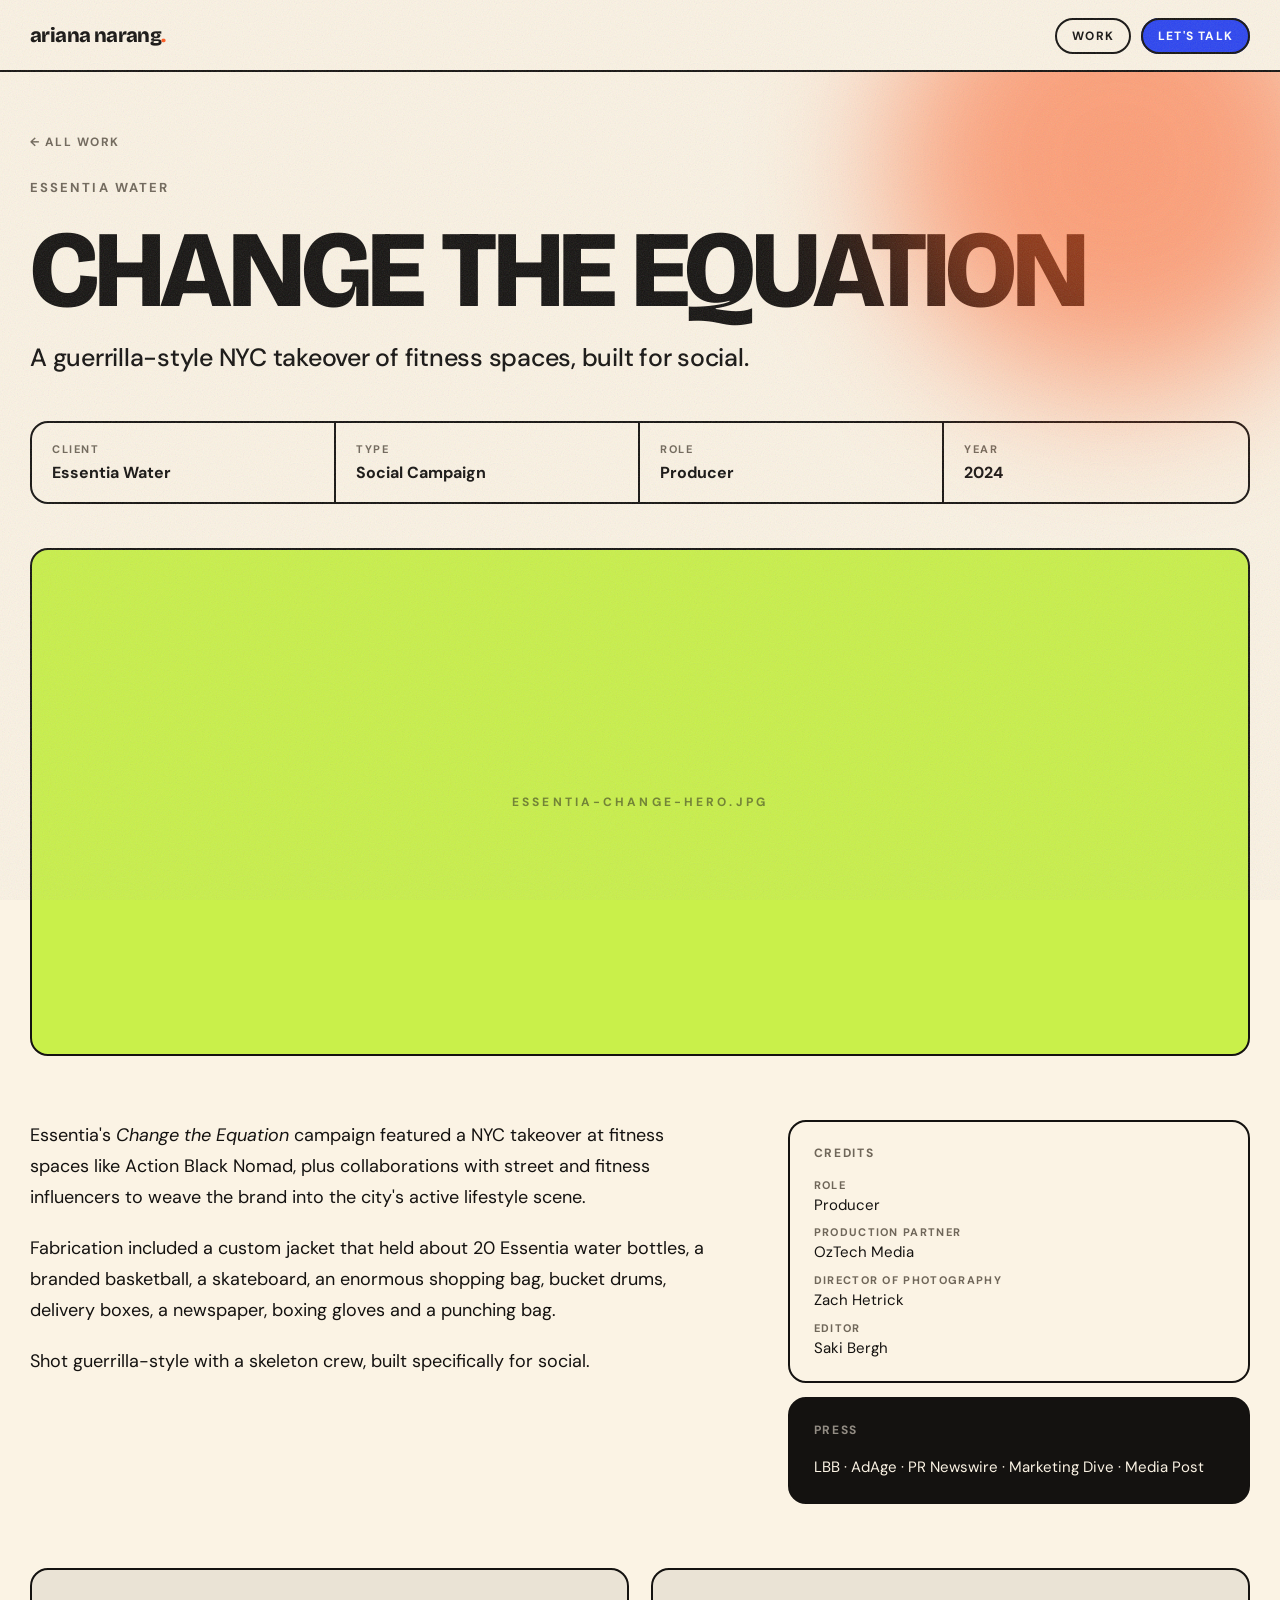
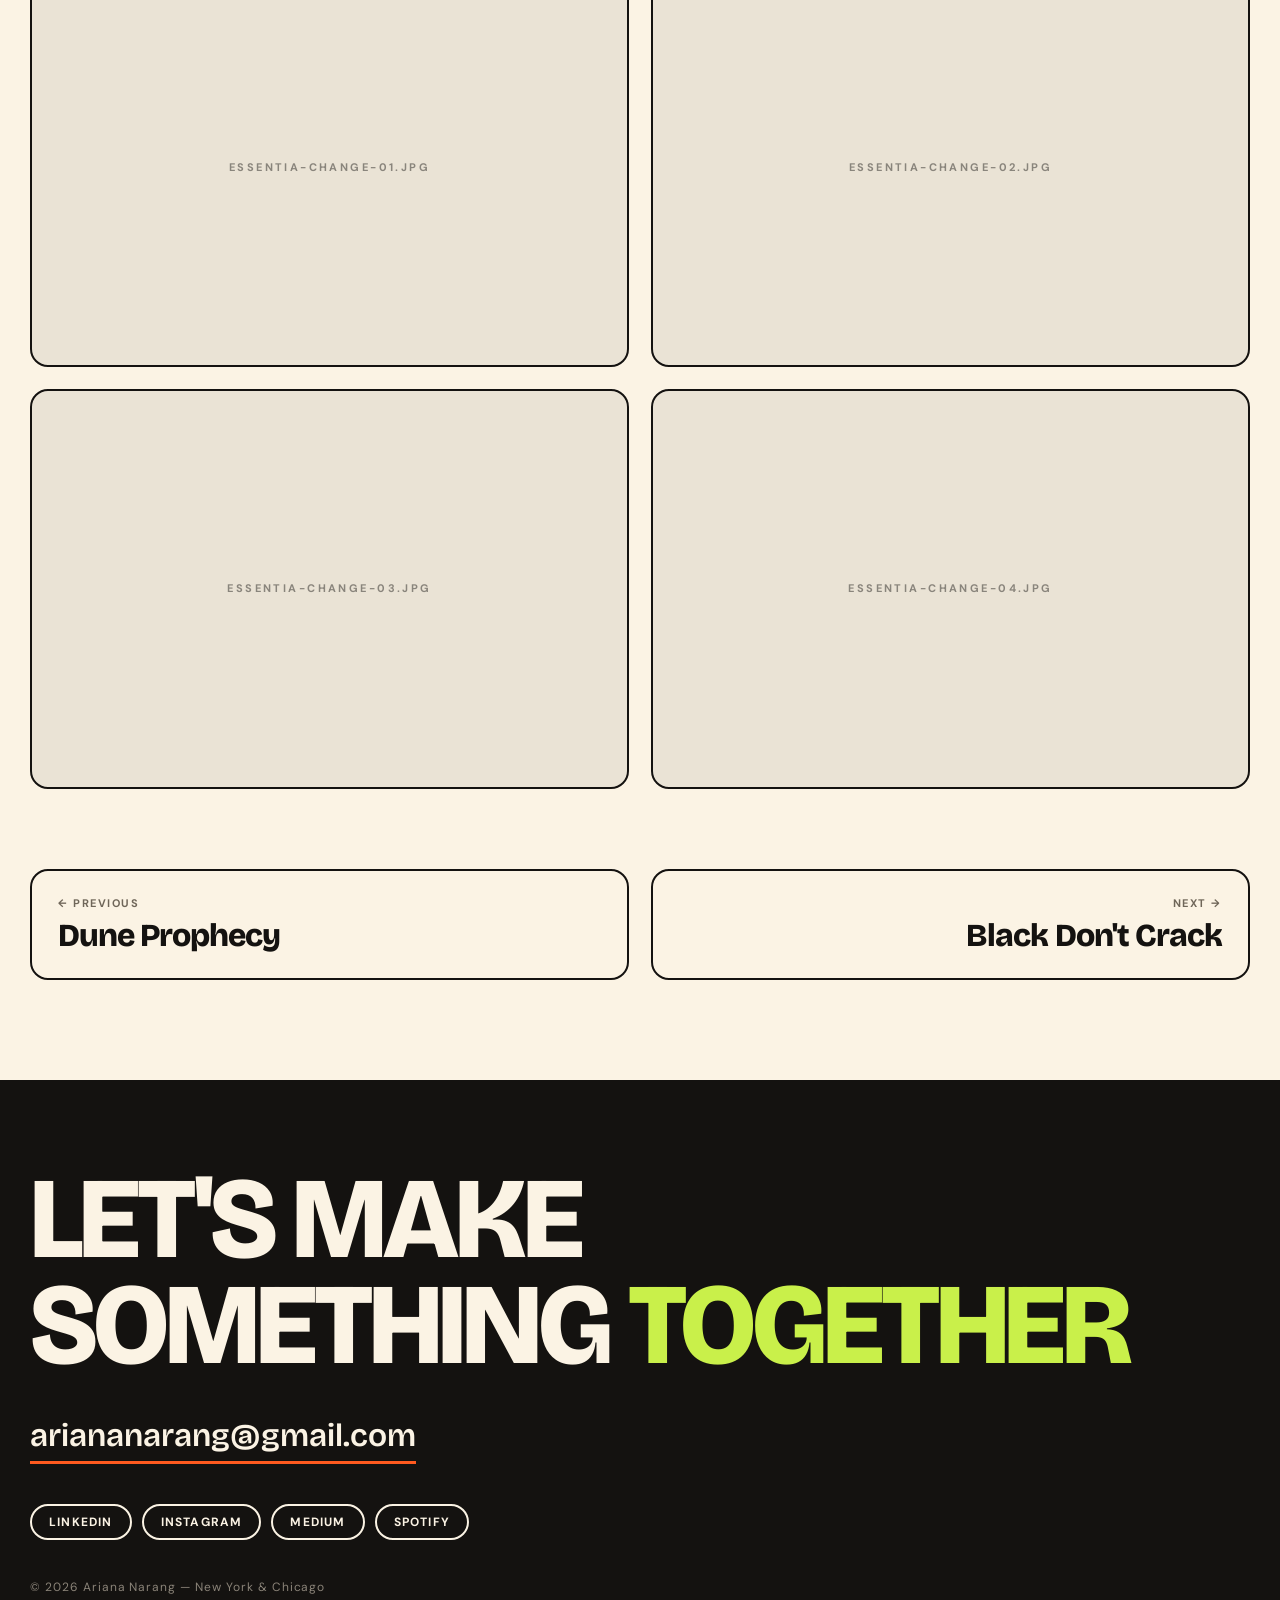
<file: work/essentia-change.html>
<!DOCTYPE html>
<html lang="en">
<head>
<meta charset="utf-8">
<meta name="viewport" content="width=device-width, initial-scale=1">
<title>Change the Equation — Ariana Narang</title>
<meta name="description" content="A guerrilla-style NYC takeover of fitness spaces, built for social.">
<meta property="og:title" content="Change the Equation — Ariana Narang">
<meta property="og:description" content="A guerrilla-style NYC takeover of fitness spaces, built for social.">
<meta property="og:type" content="website">
<link rel="preconnect" href="https://fonts.googleapis.com">
<link rel="preconnect" href="https://fonts.gstatic.com" crossorigin>
<link href="https://fonts.googleapis.com/css2?family=Bricolage+Grotesque:opsz,wght@12..96,400;12..96,600;12..96,800&family=DM+Sans:opsz,wght@9..40,400;9..40,500;9..40,700&display=swap" rel="stylesheet">
<link rel="stylesheet" href="../assets/style.css">
</head>
<body>
<a class="sr-only" href="#main">Skip to content</a>
<header>
  <div class="wrap nav">
    <a class="logo" href="../index.html">ariana narang<span class="dot">.</span></a>
    <ul>
      <li><a href="../work.html" aria-current="page">Work</a></li>
      <li><a class="cta" href="../contact.html">Let's talk</a></li>
    </ul>
  </div>
</header>
<main id="main">
<article class="case-hero">
  <div class="blob b1"></div>
  <div class="wrap">
    <a class="back" href="../work.html">&larr; All work</a>
    <span class="case-client">Essentia Water</span>
    <h1 class="disp">Change the Equation</h1>
    <p class="case-sub">A guerrilla-style NYC takeover of fitness spaces, built for social.</p>

    <dl class="meta">
      <div><dt>Client</dt><dd>Essentia Water</dd></div>
      <div><dt>Type</dt><dd>Social Campaign</dd></div>
      <div><dt>Role</dt><dd>Producer</dd></div>
      <div><dt>Year</dt><dd>2024</dd></div>
    </dl>

    <div class="hero-band c-lime"><span class="ph">essentia-change-hero.jpg</span></div>

    <div class="case-body">
      <div class="prose">
        <p>Essentia's <em>Change the Equation</em> campaign featured a NYC takeover at fitness spaces like Action Black Nomad, plus collaborations with street and fitness influencers to weave the brand into the city's active lifestyle scene.</p>
        <p>Fabrication included a custom jacket that held about 20 Essentia water bottles, a branded basketball, a skateboard, an enormous shopping bag, bucket drums, delivery boxes, a newspaper, boxing gloves and a punching bag.</p>
        <p>Shot guerrilla-style with a skeleton crew, built specifically for social.</p>
        
      </div>
      <aside class="side">
      <div class="panel credits"><h2>Credits</h2><ul><li><em>Role</em>Producer</li><li><em>Production Partner</em>OzTech Media</li><li><em>Director of Photography</em>Zach Hetrick</li><li><em>Editor</em>Saki Bergh</li></ul></div>
      <div class="panel press"><h2>Press</h2><p>LBB · AdAge · PR Newswire · Marketing Dive · Media Post</p></div>
      </aside>
    </div>
  <div class="gallery">
    <div class="shot"><span class="ph">essentia-change-01.jpg</span></div>
    <div class="shot"><span class="ph">essentia-change-02.jpg</span></div>
    <div class="shot"><span class="ph">essentia-change-03.jpg</span></div>
    <div class="shot"><span class="ph">essentia-change-04.jpg</span></div>
  </div>
  <nav class="pager">
    <a href="dune-prophecy.html"><em>&larr; Previous</em><b class="disp">Dune Prophecy</b></a>
    <a class="next" href="black-dont-crack.html"><em>Next &rarr;</em><b class="disp">Black Don't Crack</b></a>
  </nav>
  </div>
</article>
</main>
<footer>
  <div class="wrap">
    <h2 class="disp">Let's make<br>something <span class="y">together</span></h2>
    <a class="mail" href="mailto:ariananarang@gmail.com">ariananarang@gmail.com</a>
    <ul class="social"><li><a href="http://www.linkedin.com/in/ariananarang">LinkedIn</a></li><li><a href="https://www.instagram.com/ariananarang">Instagram</a></li><li><a href="https://ariananarang.medium.com/">Medium</a></li><li><a href="https://open.spotify.com/user/ariananarang?si=7681a12c6faf4e6f">Spotify</a></li></ul>
    <p class="fine">&copy; 2026 Ariana Narang &mdash; New York &amp; Chicago</p>
  </div>
</footer>
</body>
</html>
</file>
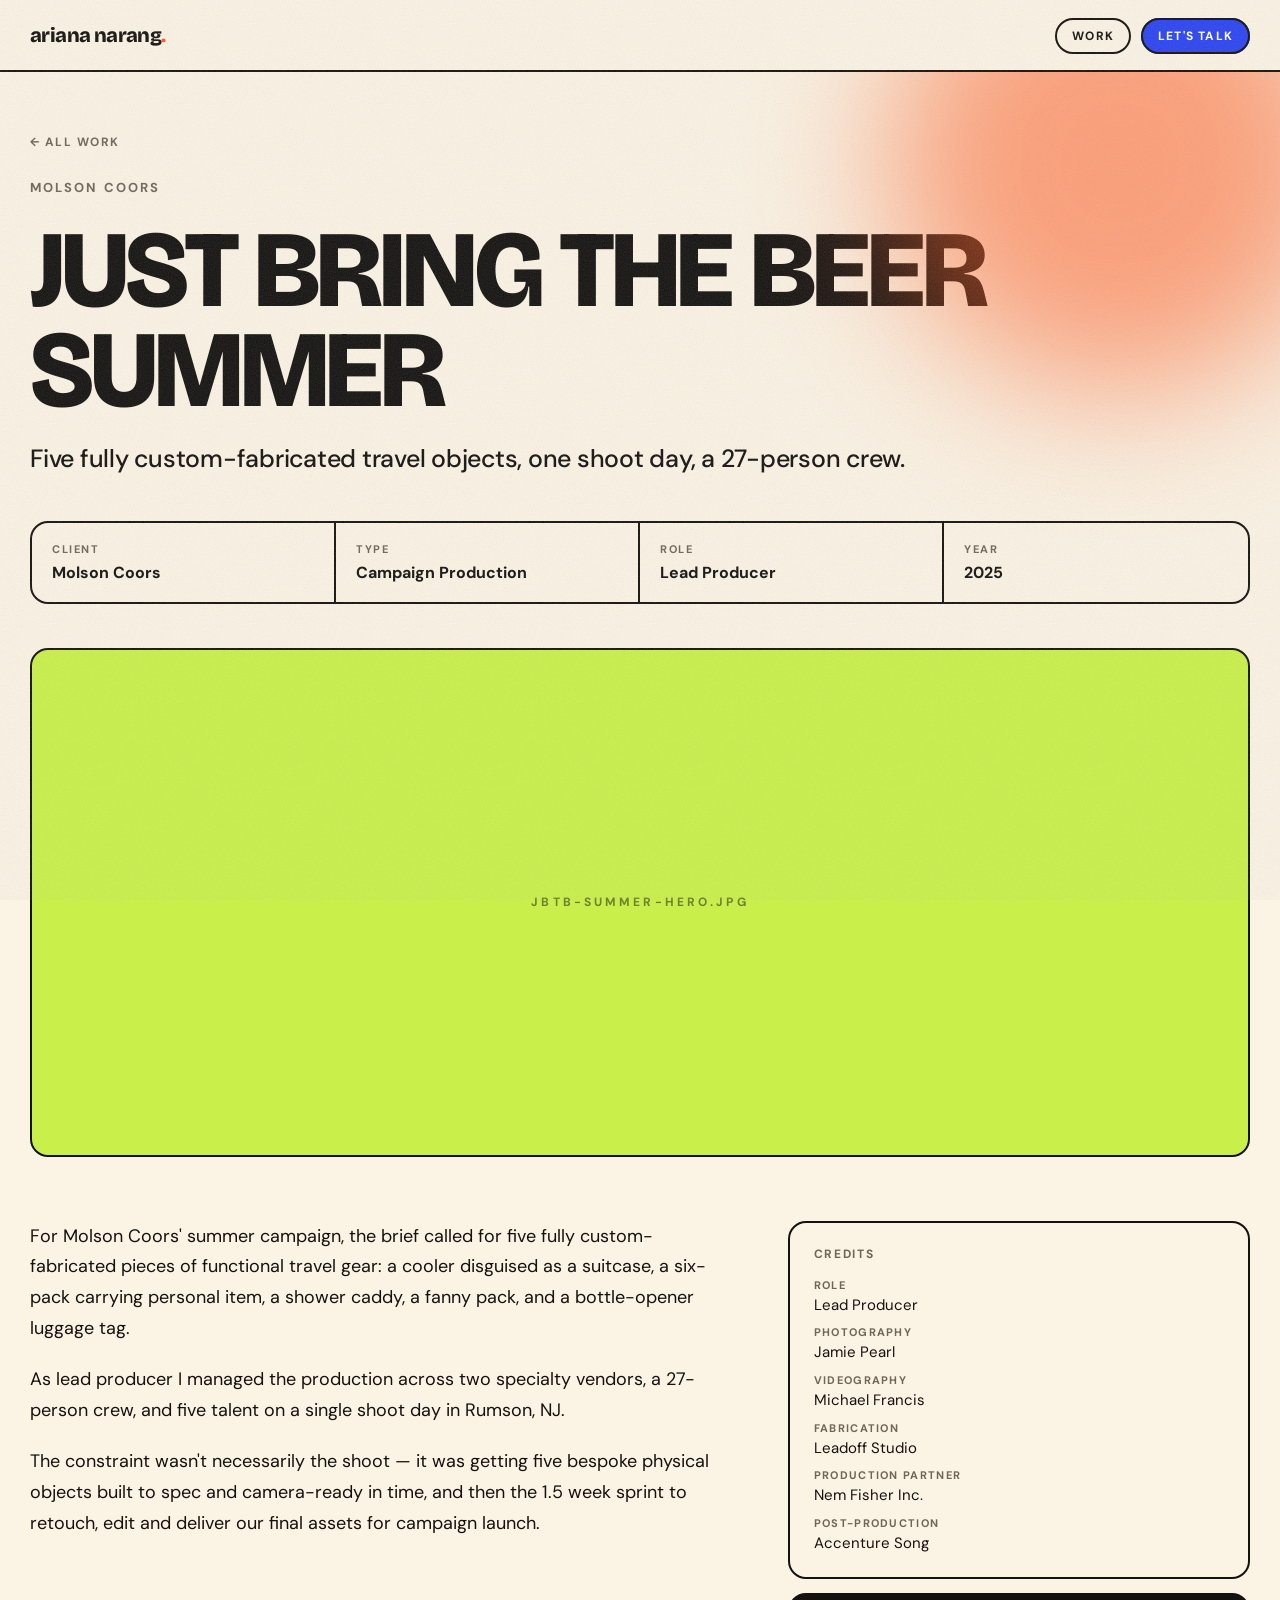
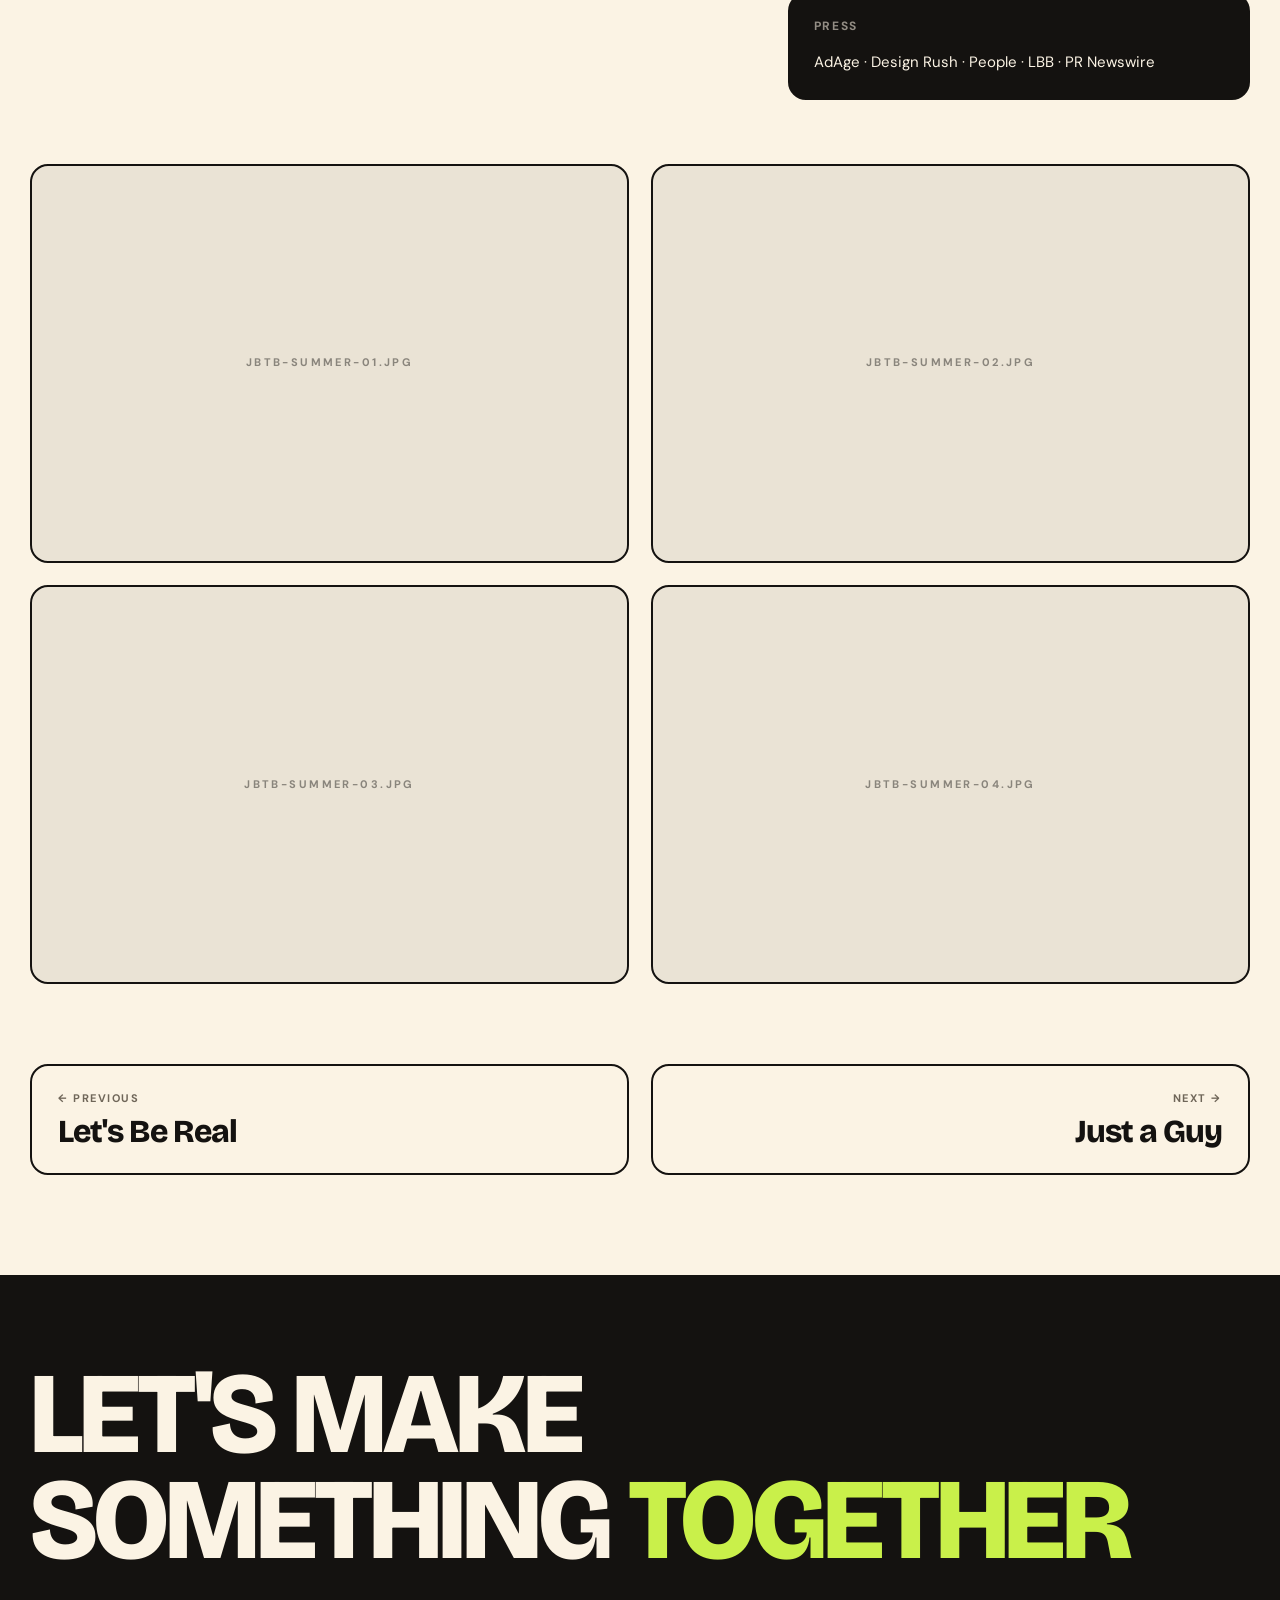
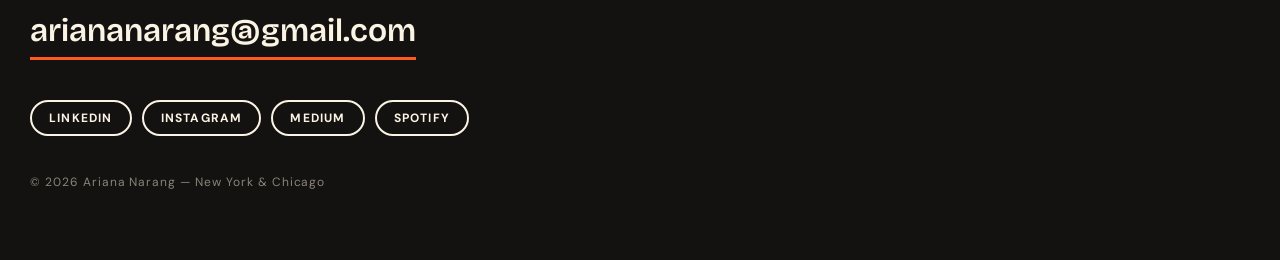
<file: work/jbtb-summer.html>
<!DOCTYPE html>
<html lang="en">
<head>
<meta charset="utf-8">
<meta name="viewport" content="width=device-width, initial-scale=1">
<title>Just Bring The Beer Summer — Ariana Narang</title>
<meta name="description" content="Five fully custom-fabricated travel objects, one shoot day, a 27-person crew.">
<meta property="og:title" content="Just Bring The Beer Summer — Ariana Narang">
<meta property="og:description" content="Five fully custom-fabricated travel objects, one shoot day, a 27-person crew.">
<meta property="og:type" content="website">
<link rel="preconnect" href="https://fonts.googleapis.com">
<link rel="preconnect" href="https://fonts.gstatic.com" crossorigin>
<link href="https://fonts.googleapis.com/css2?family=Bricolage+Grotesque:opsz,wght@12..96,400;12..96,600;12..96,800&family=DM+Sans:opsz,wght@9..40,400;9..40,500;9..40,700&display=swap" rel="stylesheet">
<link rel="stylesheet" href="../assets/style.css">
</head>
<body>
<a class="sr-only" href="#main">Skip to content</a>
<header>
  <div class="wrap nav">
    <a class="logo" href="../index.html">ariana narang<span class="dot">.</span></a>
    <ul>
      <li><a href="../work.html" aria-current="page">Work</a></li>
      <li><a class="cta" href="../contact.html">Let's talk</a></li>
    </ul>
  </div>
</header>
<main id="main">
<article class="case-hero">
  <div class="blob b1"></div>
  <div class="wrap">
    <a class="back" href="../work.html">&larr; All work</a>
    <span class="case-client">Molson Coors</span>
    <h1 class="disp">Just Bring The Beer Summer</h1>
    <p class="case-sub">Five fully custom-fabricated travel objects, one shoot day, a 27-person crew.</p>

    <dl class="meta">
      <div><dt>Client</dt><dd>Molson Coors</dd></div>
      <div><dt>Type</dt><dd>Campaign Production</dd></div>
      <div><dt>Role</dt><dd>Lead Producer</dd></div>
      <div><dt>Year</dt><dd>2025</dd></div>
    </dl>

    <div class="hero-band c-lime"><span class="ph">jbtb-summer-hero.jpg</span></div>

    <div class="case-body">
      <div class="prose">
        <p>For Molson Coors' summer campaign, the brief called for five fully custom-fabricated pieces of functional travel gear: a cooler disguised as a suitcase, a six-pack carrying personal item, a shower caddy, a fanny pack, and a bottle-opener luggage tag.</p>
        <p>As lead producer I managed the production across two specialty vendors, a 27-person crew, and five talent on a single shoot day in Rumson, NJ.</p>
        <p>The constraint wasn't necessarily the shoot — it was getting five bespoke physical objects built to spec and camera-ready in time, and then the 1.5 week sprint to retouch, edit and deliver our final assets for campaign launch.</p>
        
      </div>
      <aside class="side">
      <div class="panel credits"><h2>Credits</h2><ul><li><em>Role</em>Lead Producer</li><li><em>Photography</em>Jamie Pearl</li><li><em>Videography</em>Michael Francis</li><li><em>Fabrication</em>Leadoff Studio</li><li><em>Production Partner</em>Nem Fisher Inc.</li><li><em>Post-Production</em>Accenture Song</li></ul></div>
      <div class="panel press"><h2>Press</h2><p>AdAge · Design Rush · People · LBB · PR Newswire</p></div>
      </aside>
    </div>
  <div class="gallery">
    <div class="shot"><span class="ph">jbtb-summer-01.jpg</span></div>
    <div class="shot"><span class="ph">jbtb-summer-02.jpg</span></div>
    <div class="shot"><span class="ph">jbtb-summer-03.jpg</span></div>
    <div class="shot"><span class="ph">jbtb-summer-04.jpg</span></div>
  </div>
  <nav class="pager">
    <a href="lets-be-real.html"><em>&larr; Previous</em><b class="disp">Let's Be Real</b></a>
    <a class="next" href="bosch-justaguy.html"><em>Next &rarr;</em><b class="disp">Just a Guy</b></a>
  </nav>
  </div>
</article>
</main>
<footer>
  <div class="wrap">
    <h2 class="disp">Let's make<br>something <span class="y">together</span></h2>
    <a class="mail" href="mailto:ariananarang@gmail.com">ariananarang@gmail.com</a>
    <ul class="social"><li><a href="http://www.linkedin.com/in/ariananarang">LinkedIn</a></li><li><a href="https://www.instagram.com/ariananarang">Instagram</a></li><li><a href="https://ariananarang.medium.com/">Medium</a></li><li><a href="https://open.spotify.com/user/ariananarang?si=7681a12c6faf4e6f">Spotify</a></li></ul>
    <p class="fine">&copy; 2026 Ariana Narang &mdash; New York &amp; Chicago</p>
  </div>
</footer>
</body>
</html>
</file>
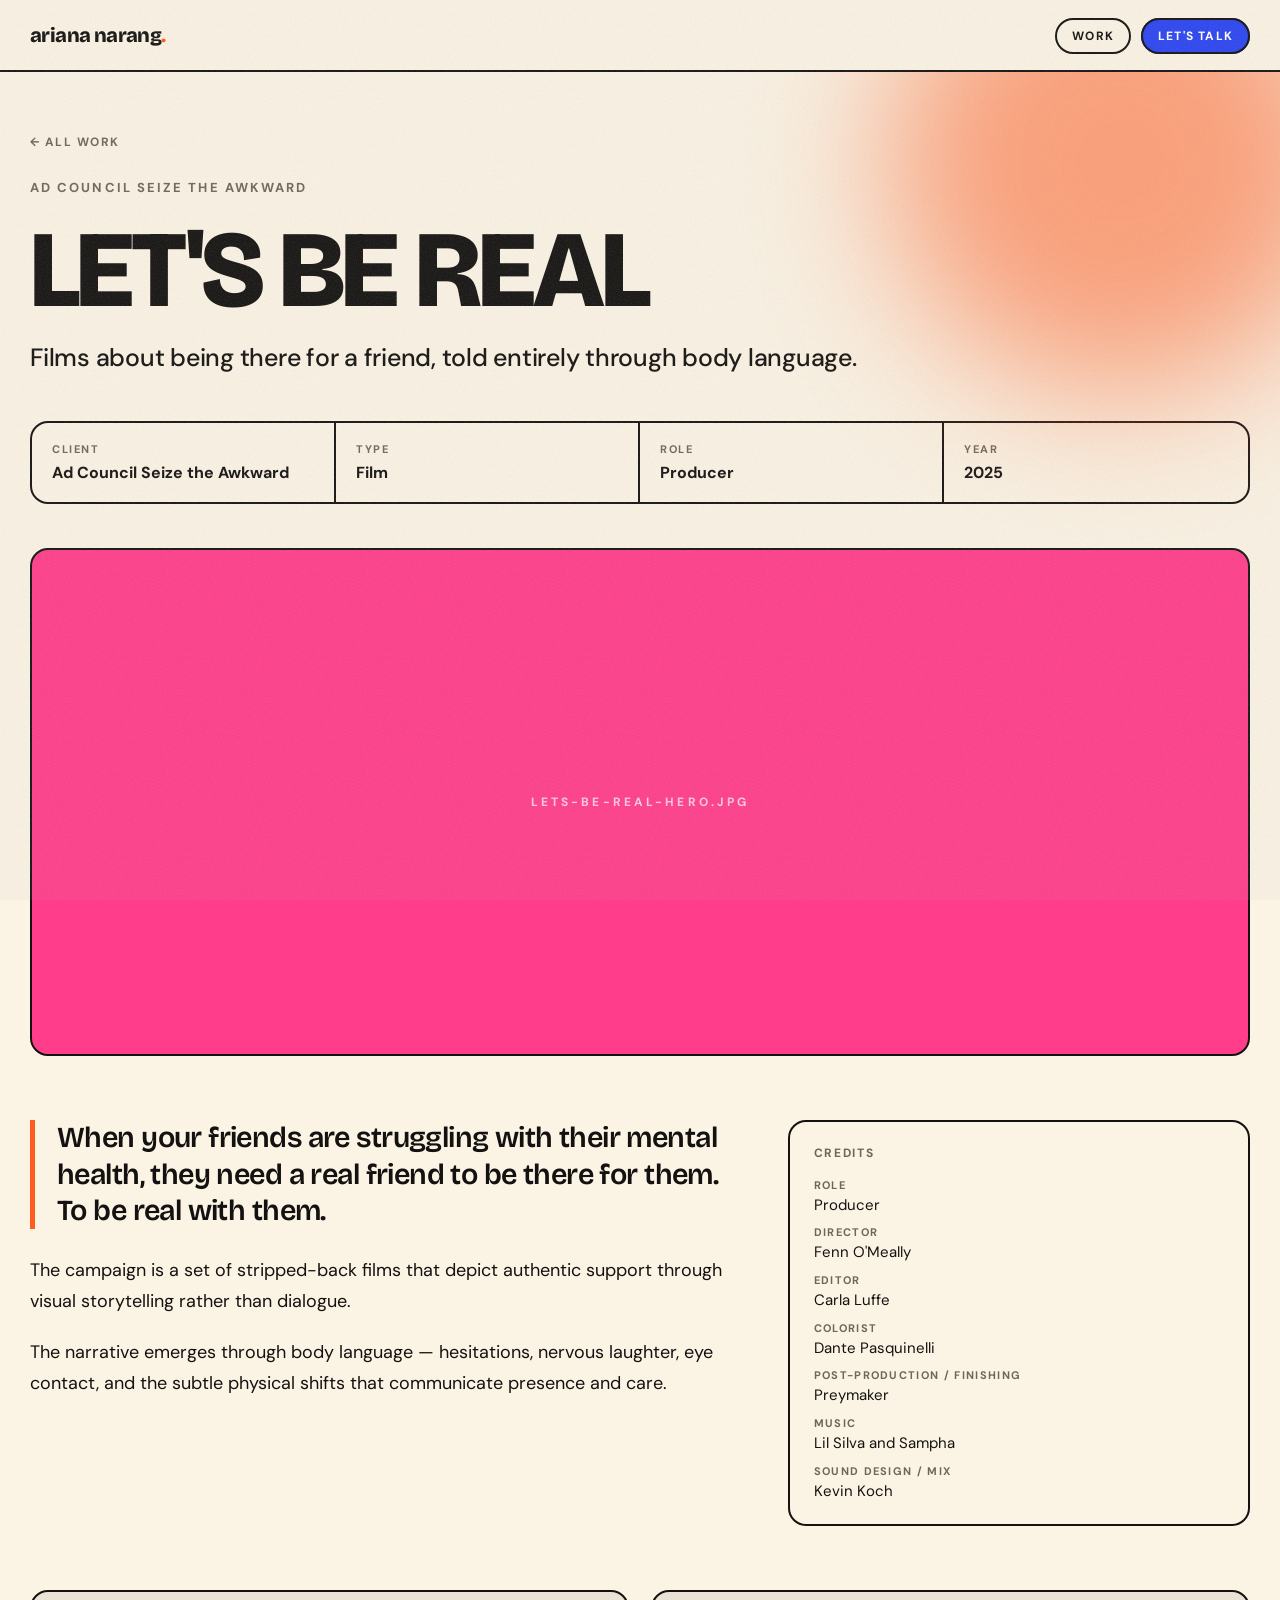
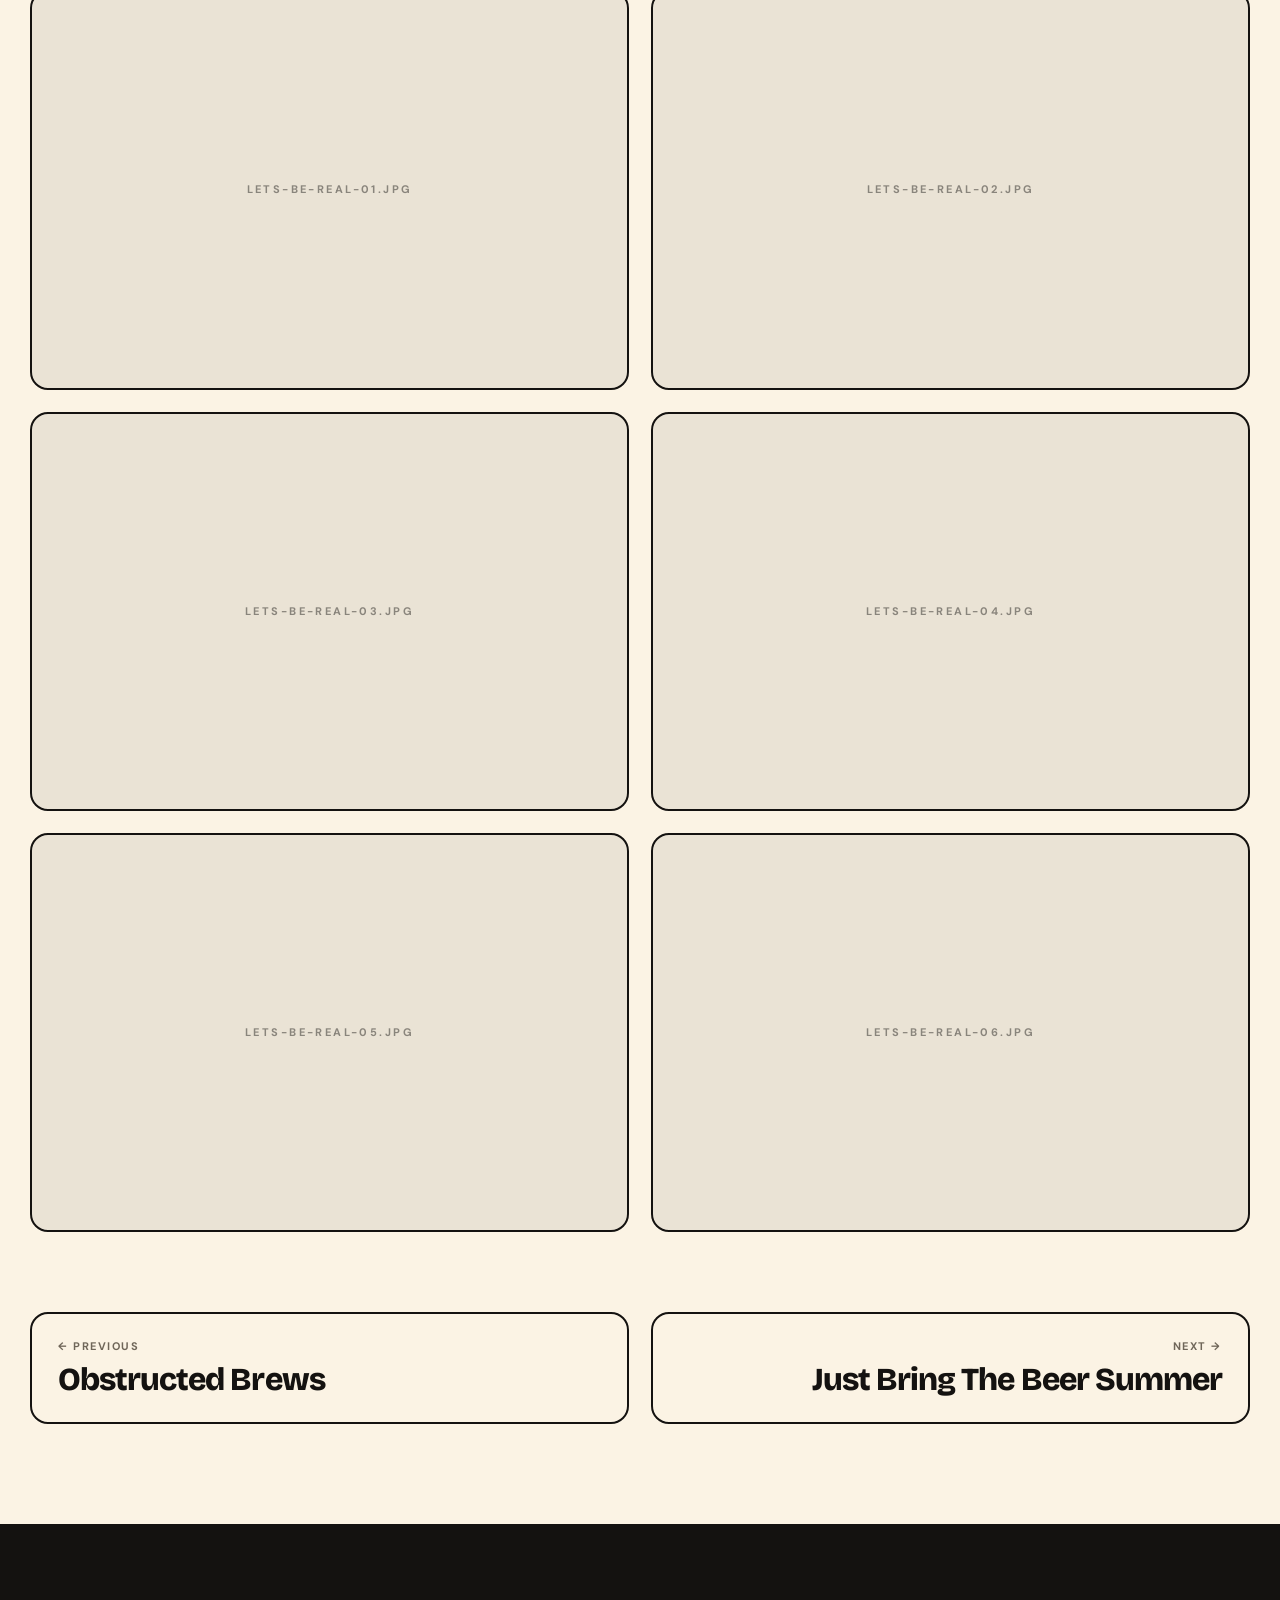
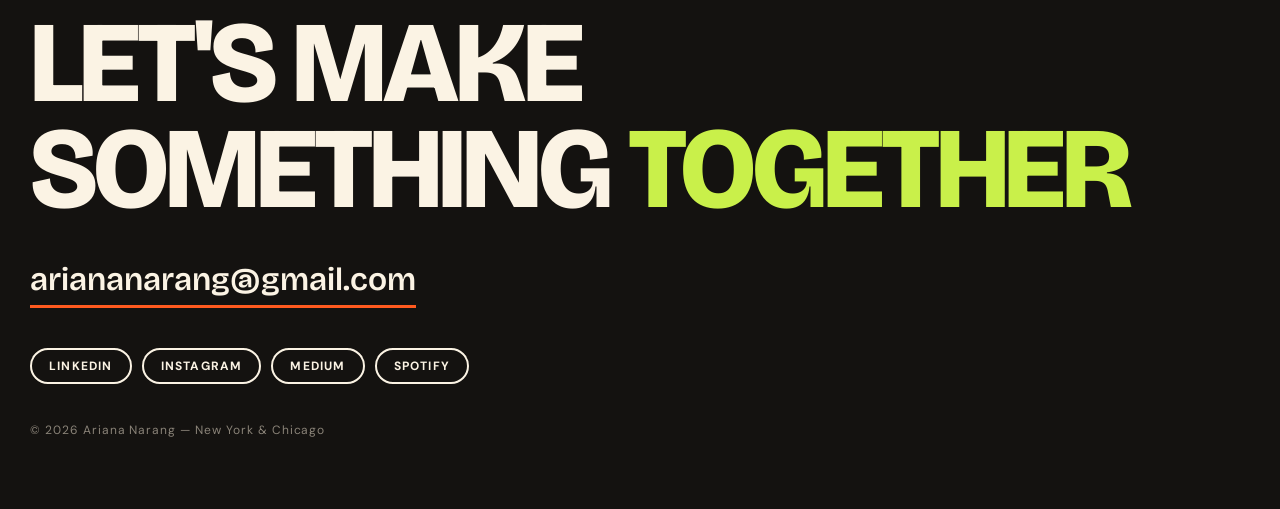
<file: work/lets-be-real.html>
<!DOCTYPE html>
<html lang="en">
<head>
<meta charset="utf-8">
<meta name="viewport" content="width=device-width, initial-scale=1">
<title>Let's Be Real — Ariana Narang</title>
<meta name="description" content="Films about being there for a friend, told entirely through body language.">
<meta property="og:title" content="Let's Be Real — Ariana Narang">
<meta property="og:description" content="Films about being there for a friend, told entirely through body language.">
<meta property="og:type" content="website">
<link rel="preconnect" href="https://fonts.googleapis.com">
<link rel="preconnect" href="https://fonts.gstatic.com" crossorigin>
<link href="https://fonts.googleapis.com/css2?family=Bricolage+Grotesque:opsz,wght@12..96,400;12..96,600;12..96,800&family=DM+Sans:opsz,wght@9..40,400;9..40,500;9..40,700&display=swap" rel="stylesheet">
<link rel="stylesheet" href="../assets/style.css">
</head>
<body>
<a class="sr-only" href="#main">Skip to content</a>
<header>
  <div class="wrap nav">
    <a class="logo" href="../index.html">ariana narang<span class="dot">.</span></a>
    <ul>
      <li><a href="../work.html" aria-current="page">Work</a></li>
      <li><a class="cta" href="../contact.html">Let's talk</a></li>
    </ul>
  </div>
</header>
<main id="main">
<article class="case-hero">
  <div class="blob b1"></div>
  <div class="wrap">
    <a class="back" href="../work.html">&larr; All work</a>
    <span class="case-client">Ad Council Seize the Awkward</span>
    <h1 class="disp">Let's Be Real</h1>
    <p class="case-sub">Films about being there for a friend, told entirely through body language.</p>

    <dl class="meta">
      <div><dt>Client</dt><dd>Ad Council Seize the Awkward</dd></div>
      <div><dt>Type</dt><dd>Film</dd></div>
      <div><dt>Role</dt><dd>Producer</dd></div>
      <div><dt>Year</dt><dd>2025</dd></div>
    </dl>

    <div class="hero-band c-pink"><span class="ph">lets-be-real-hero.jpg</span></div>

    <div class="case-body">
      <div class="prose">
        <blockquote>When your friends are struggling with their mental health, they need a real friend to be there for them. To be real with them.</blockquote>
        <p>The campaign is a set of stripped-back films that depict authentic support through visual storytelling rather than dialogue.</p>
        <p>The narrative emerges through body language — hesitations, nervous laughter, eye contact, and the subtle physical shifts that communicate presence and care.</p>
        
      </div>
      <aside class="side">
      <div class="panel credits"><h2>Credits</h2><ul><li><em>Role</em>Producer</li><li><em>Director</em>Fenn O'Meally</li><li><em>Editor</em>Carla Luffe</li><li><em>Colorist</em>Dante Pasquinelli</li><li><em>Post-Production / Finishing</em>Preymaker</li><li><em>Music</em>Lil Silva and Sampha</li><li><em>Sound Design / Mix</em>Kevin Koch</li></ul></div>
      </aside>
    </div>
  <div class="gallery">
    <div class="shot"><span class="ph">lets-be-real-01.jpg</span></div>
    <div class="shot"><span class="ph">lets-be-real-02.jpg</span></div>
    <div class="shot"><span class="ph">lets-be-real-03.jpg</span></div>
    <div class="shot"><span class="ph">lets-be-real-04.jpg</span></div>
    <div class="shot"><span class="ph">lets-be-real-05.jpg</span></div>
    <div class="shot"><span class="ph">lets-be-real-06.jpg</span></div>
  </div>
  <nav class="pager">
    <a href="obstructed-brews.html"><em>&larr; Previous</em><b class="disp">Obstructed Brews</b></a>
    <a class="next" href="jbtb-summer.html"><em>Next &rarr;</em><b class="disp">Just Bring The Beer Summer</b></a>
  </nav>
  </div>
</article>
</main>
<footer>
  <div class="wrap">
    <h2 class="disp">Let's make<br>something <span class="y">together</span></h2>
    <a class="mail" href="mailto:ariananarang@gmail.com">ariananarang@gmail.com</a>
    <ul class="social"><li><a href="http://www.linkedin.com/in/ariananarang">LinkedIn</a></li><li><a href="https://www.instagram.com/ariananarang">Instagram</a></li><li><a href="https://ariananarang.medium.com/">Medium</a></li><li><a href="https://open.spotify.com/user/ariananarang?si=7681a12c6faf4e6f">Spotify</a></li></ul>
    <p class="fine">&copy; 2026 Ariana Narang &mdash; New York &amp; Chicago</p>
  </div>
</footer>
</body>
</html>
</file>
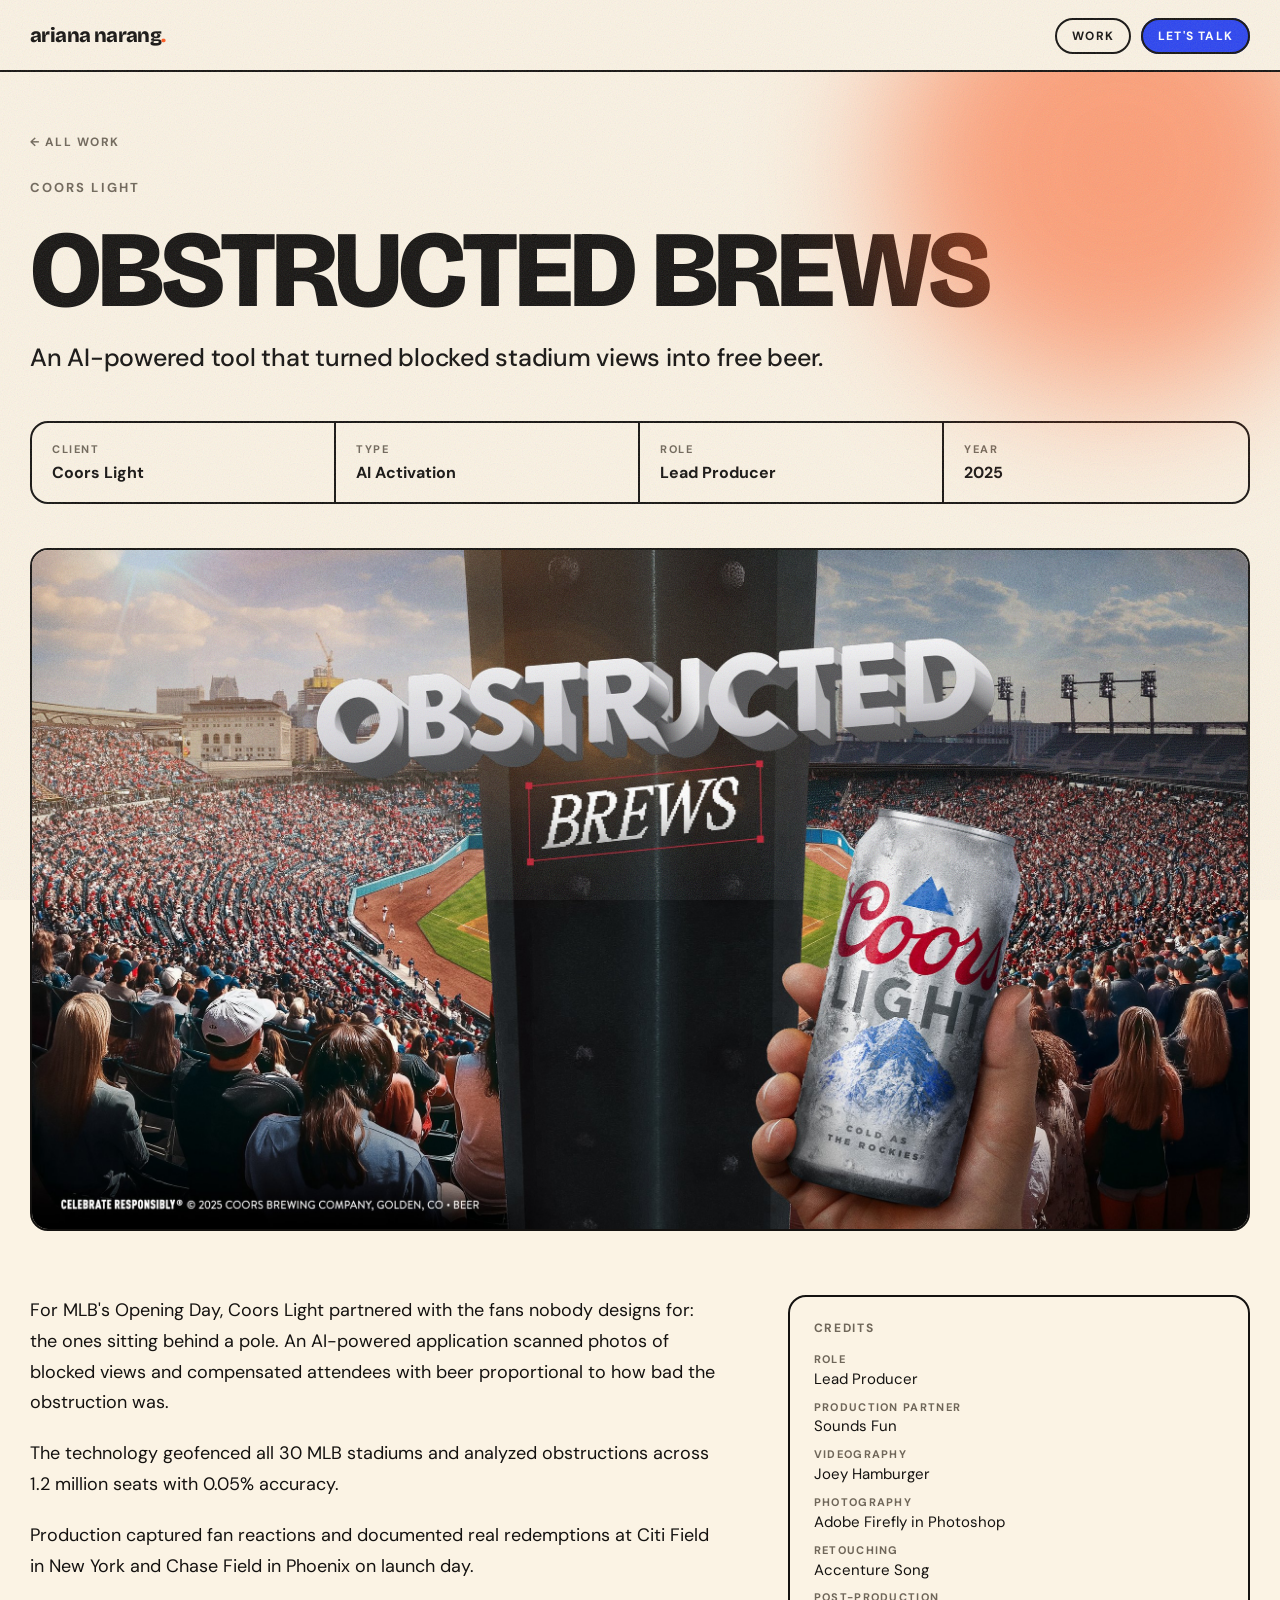
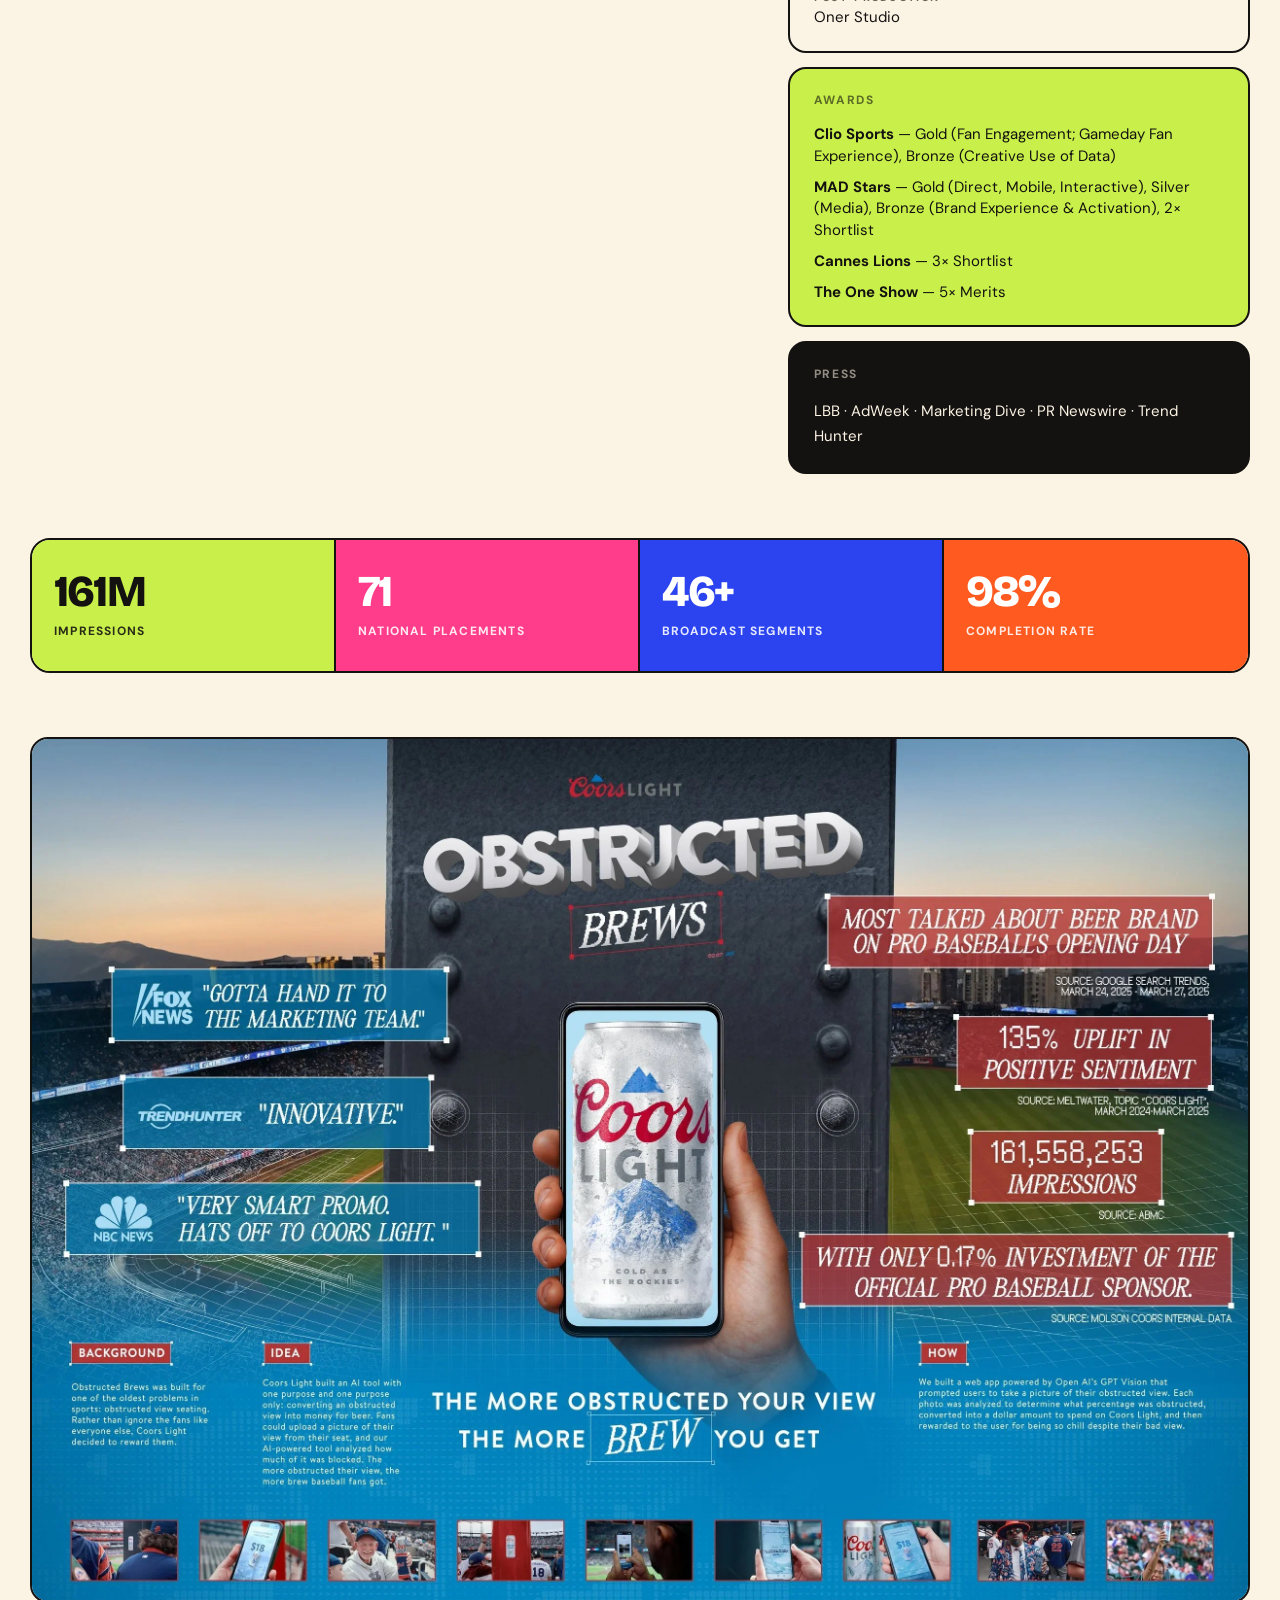
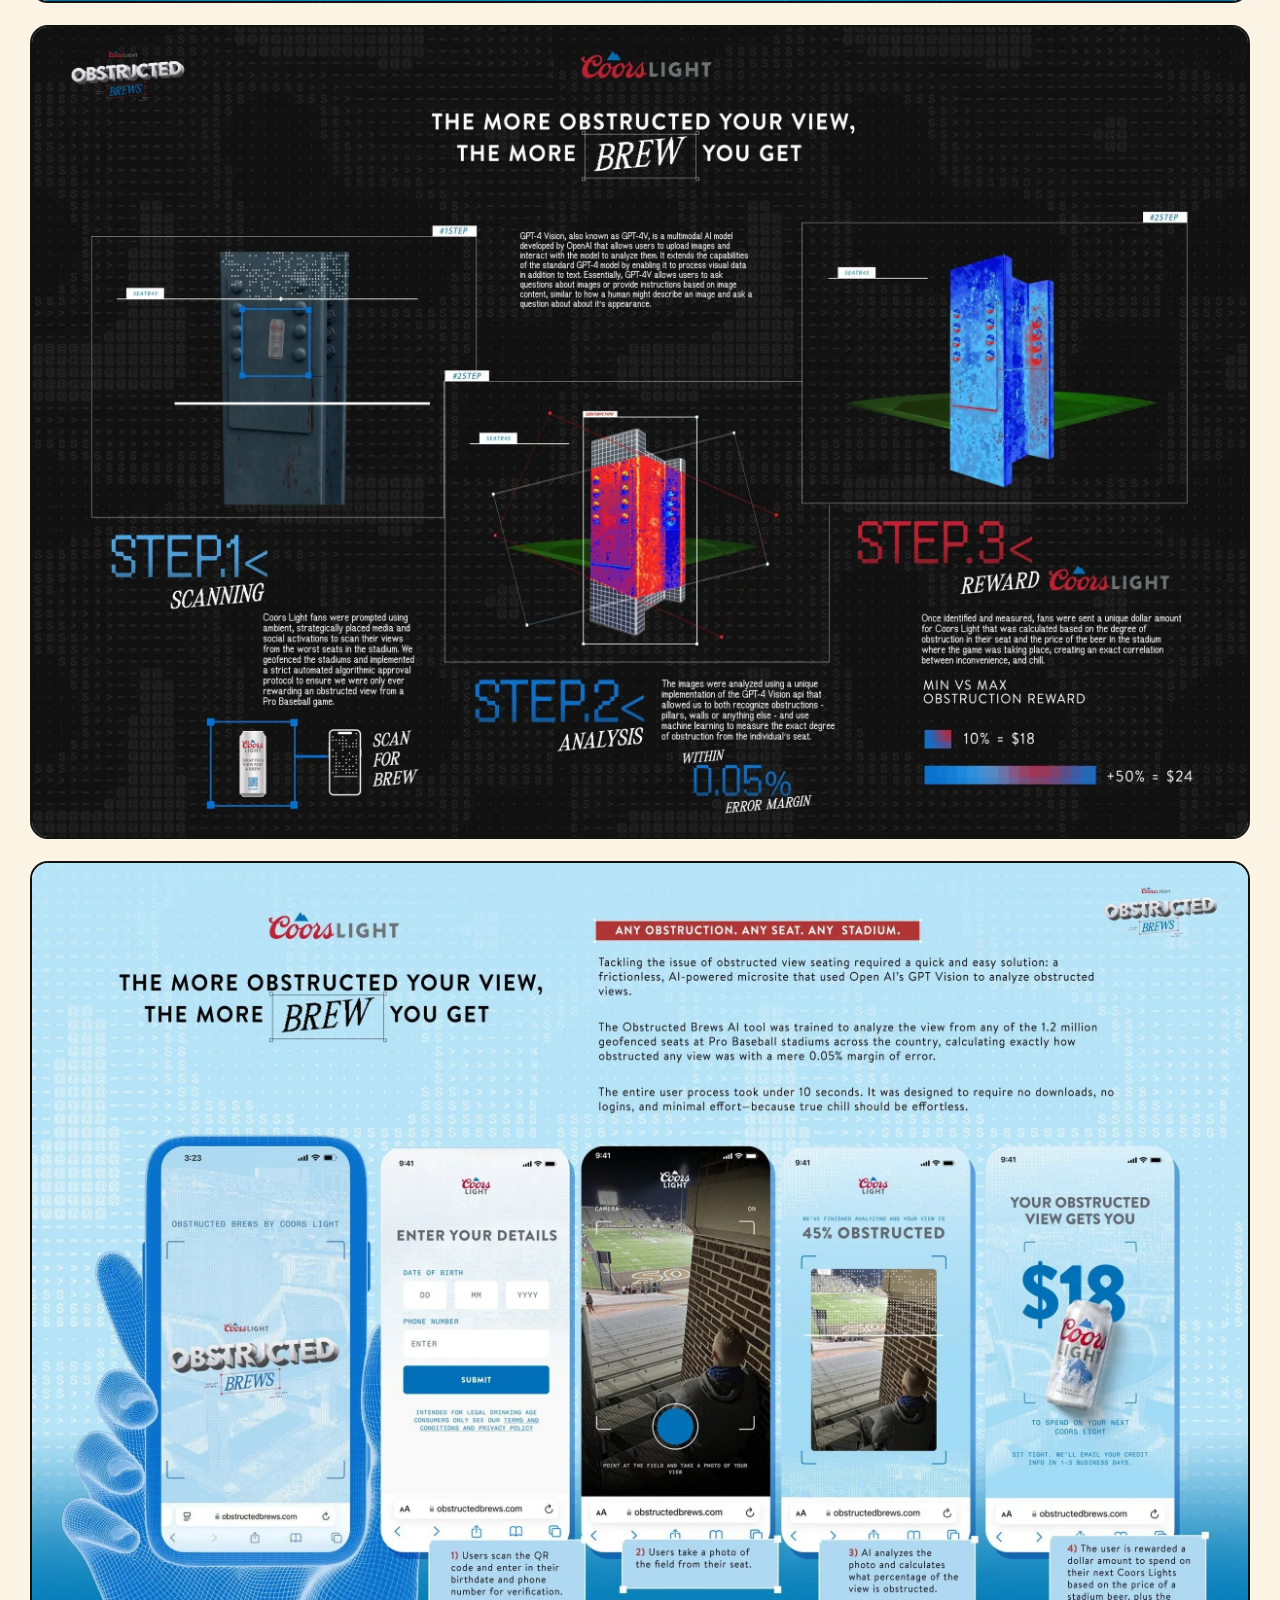
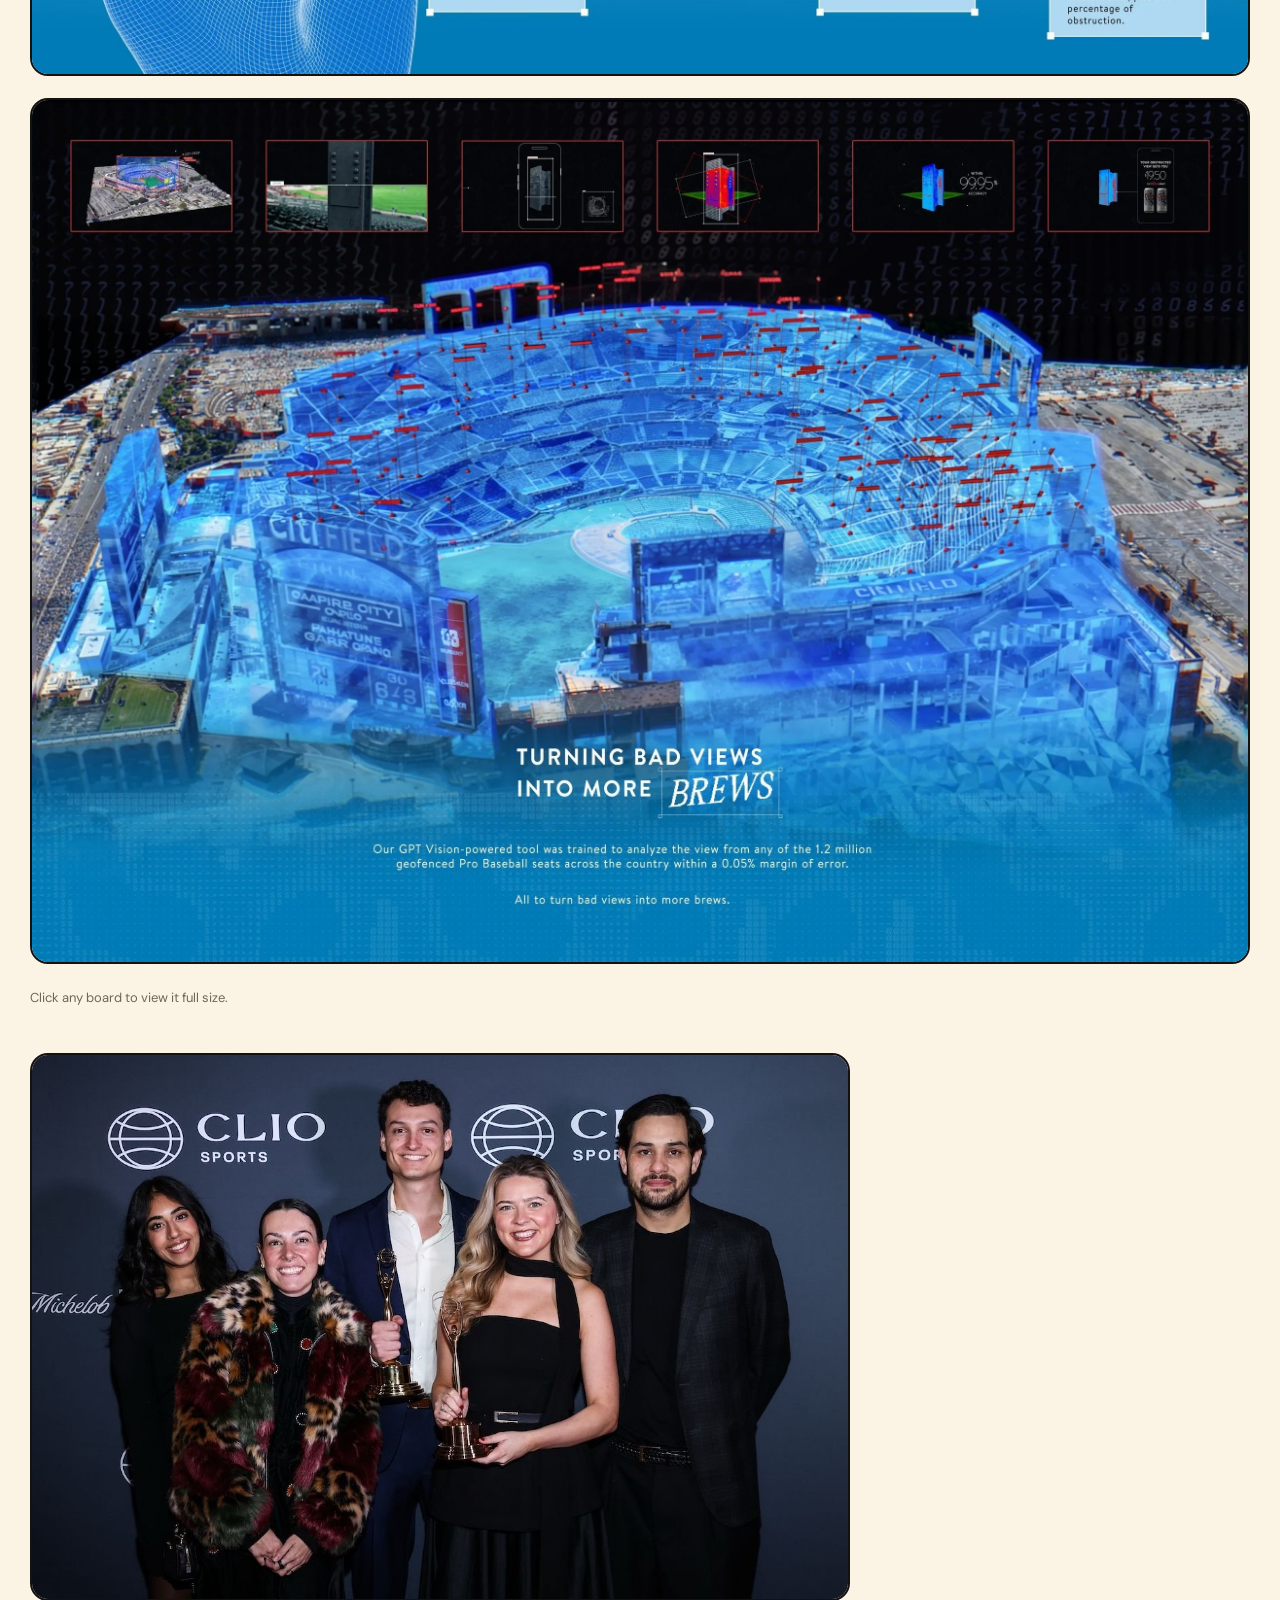
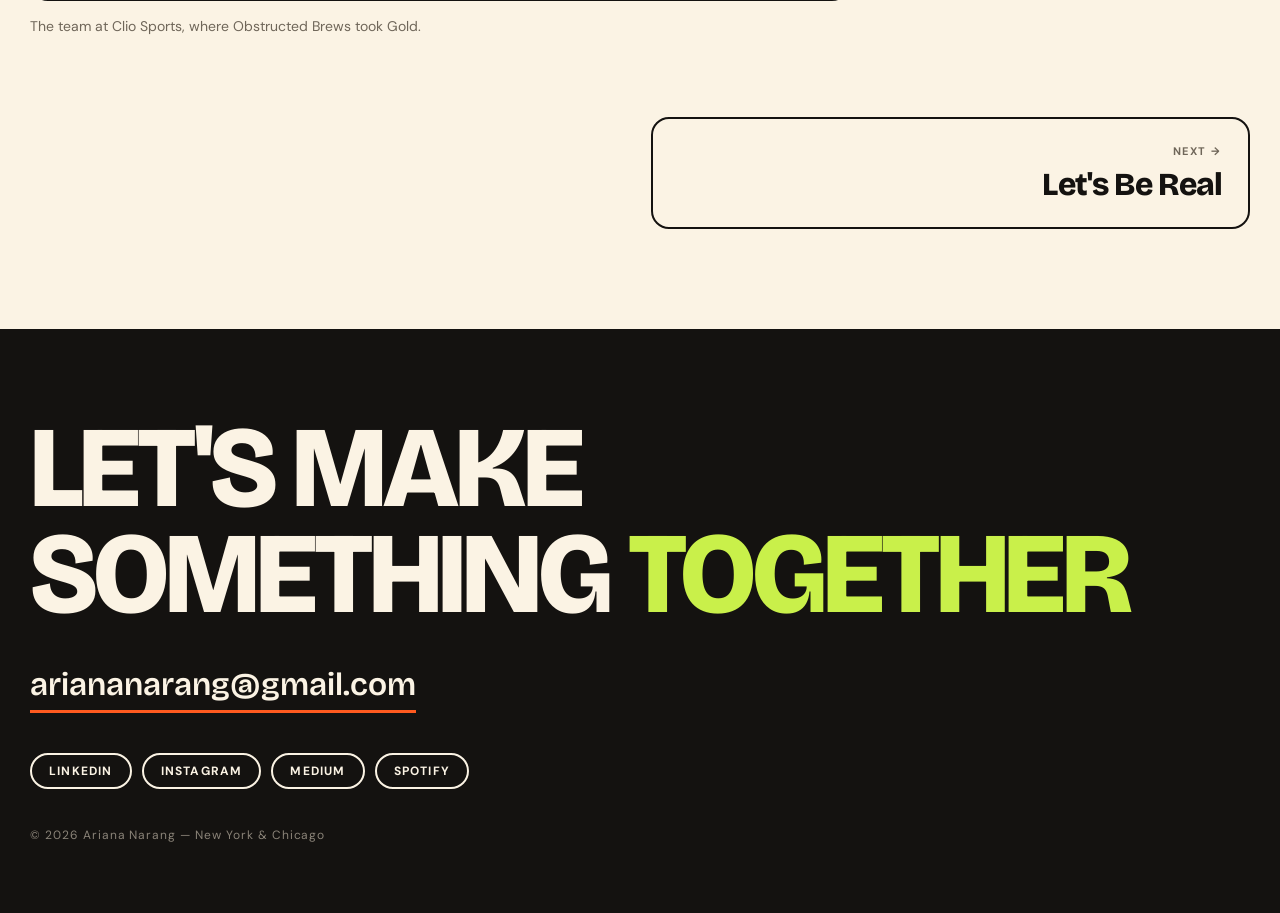
<file: work/obstructed-brews.html>
<!DOCTYPE html>
<html lang="en">
<head>
<meta charset="utf-8">
<meta name="viewport" content="width=device-width, initial-scale=1">
<title>Obstructed Brews — Ariana Narang</title>
<meta name="description" content="An AI-powered tool that turned blocked stadium views into free beer.">
<meta property="og:title" content="Obstructed Brews — Ariana Narang">
<meta property="og:description" content="An AI-powered tool that turned blocked stadium views into free beer.">
<meta property="og:type" content="website">
<link rel="preconnect" href="https://fonts.googleapis.com">
<link rel="preconnect" href="https://fonts.gstatic.com" crossorigin>
<link href="https://fonts.googleapis.com/css2?family=Bricolage+Grotesque:opsz,wght@12..96,400;12..96,600;12..96,800&family=DM+Sans:opsz,wght@9..40,400;9..40,500;9..40,700&display=swap" rel="stylesheet">
<link rel="stylesheet" href="../assets/style.css">
</head>
<body>
<a class="sr-only" href="#main">Skip to content</a>
<header>
  <div class="wrap nav">
    <a class="logo" href="../index.html">ariana narang<span class="dot">.</span></a>
    <ul>
      <li><a href="../work.html" aria-current="page">Work</a></li>
      <li><a class="cta" href="../contact.html">Let's talk</a></li>
    </ul>
  </div>
</header>
<main id="main">
<article class="case-hero">
  <div class="blob b1"></div>
  <div class="wrap">
    <a class="back" href="../work.html">&larr; All work</a>
    <span class="case-client">Coors Light</span>
    <h1 class="disp">Obstructed Brews</h1>
    <p class="case-sub">An AI-powered tool that turned blocked stadium views into free beer.</p>

    <dl class="meta">
      <div><dt>Client</dt><dd>Coors Light</dd></div>
      <div><dt>Type</dt><dd>AI Activation</dd></div>
      <div><dt>Role</dt><dd>Lead Producer</dd></div>
      <div><dt>Year</dt><dd>2025</dd></div>
    </dl>

    <div class="hero-band has-img c-blue"><img src="../images/obstructed-brews-hero.jpg" alt="Obstructed Brews key visual — a stadium pillar blocking the view of the field, with a Coors Light can held up beside it"></div>

    <div class="case-body">
      <div class="prose">
        <p>For MLB's Opening Day, Coors Light partnered with the fans nobody designs for: the ones sitting behind a pole. An AI-powered application scanned photos of blocked views and compensated attendees with beer proportional to how bad the obstruction was.</p>
        <p>The technology geofenced all 30 MLB stadiums and analyzed obstructions across 1.2 million seats with 0.05% accuracy.</p>
        <p>Production captured fan reactions and documented real redemptions at Citi Field in New York and Chase Field in Phoenix on launch day.</p>
        
      </div>
      <aside class="side">
      <div class="panel credits"><h2>Credits</h2><ul><li><em>Role</em>Lead Producer</li><li><em>Production Partner</em>Sounds Fun</li><li><em>Videography</em>Joey Hamburger</li><li><em>Photography</em>Adobe Firefly in Photoshop</li><li><em>Retouching</em>Accenture Song</li><li><em>Post-Production</em>Oner Studio</li></ul></div>
      <div class="panel awards"><h2>Awards</h2><ul><li><b>Clio Sports</b> — Gold (Fan Engagement; Gameday Fan Experience), Bronze (Creative Use of Data)</li><li><b>MAD Stars</b> — Gold (Direct, Mobile, Interactive), Silver (Media), Bronze (Brand Experience &amp; Activation), 2× Shortlist</li><li><b>Cannes Lions</b> — 3× Shortlist</li><li><b>The One Show</b> — 5× Merits</li></ul></div>
      <div class="panel press"><h2>Press</h2><p>LBB · AdWeek · Marketing Dive · PR Newswire · Trend Hunter</p></div>
      </aside>
    </div>
  <div class="results"><div><b>161M</b><span>Impressions</span></div><div><b>71</b><span>National placements</span></div><div><b>46+</b><span>Broadcast segments</span></div><div><b>98%</b><span>Completion rate</span></div></div>
  <div class="boards">
    <a href="../images/obstructed-brews-board-1.webp"><img src="../images/obstructed-brews-board-1.webp" alt="Campaign board with press quotes from Fox News, TrendHunter and NBC News, and results: 161,558,253 impressions and a 135% uplift in positive sentiment" loading="lazy"></a>
    <a href="../images/obstructed-brews-board-2.webp"><img src="../images/obstructed-brews-board-2.webp" alt="Technology board showing the three-step flow — scanning the view from the seat, GPT-4 Vision analysis within a 0.05% error margin, and the Coors Light reward" loading="lazy"></a>
    <a href="../images/obstructed-brews-board-3.webp"><img src="../images/obstructed-brews-board-3.webp" alt="App board showing the five mobile screens fans moved through, from QR scan and age verification to photo capture, obstruction percentage, and the dollar reward" loading="lazy"></a>
    <a href="../images/obstructed-brews-board-4.webp"><img src="../images/obstructed-brews-board-4.webp" alt="Stadium board — a wireframe render of Citi Field with the geofenced seats mapped across the bowl" loading="lazy"></a>
    <p class="boards-note">Click any board to view it full size.</p>
  </div>
  <figure class="photo"><img src="../images/obstructed-brews-clio.jpg" alt="The team on the Clio Sports red carpet holding two Clio statues" loading="lazy"><figcaption>The team at Clio Sports, where Obstructed Brews took Gold.</figcaption></figure>
  <nav class="pager">
    <a class="empty" href="#"></a>
    <a class="next" href="lets-be-real.html"><em>Next &rarr;</em><b class="disp">Let's Be Real</b></a>
  </nav>
  </div>
</article>
</main>
<footer>
  <div class="wrap">
    <h2 class="disp">Let's make<br>something <span class="y">together</span></h2>
    <a class="mail" href="mailto:ariananarang@gmail.com">ariananarang@gmail.com</a>
    <ul class="social"><li><a href="http://www.linkedin.com/in/ariananarang">LinkedIn</a></li><li><a href="https://www.instagram.com/ariananarang">Instagram</a></li><li><a href="https://ariananarang.medium.com/">Medium</a></li><li><a href="https://open.spotify.com/user/ariananarang?si=7681a12c6faf4e6f">Spotify</a></li></ul>
    <p class="fine">&copy; 2026 Ariana Narang &mdash; New York &amp; Chicago</p>
  </div>
</footer>
</body>
</html>
</file>
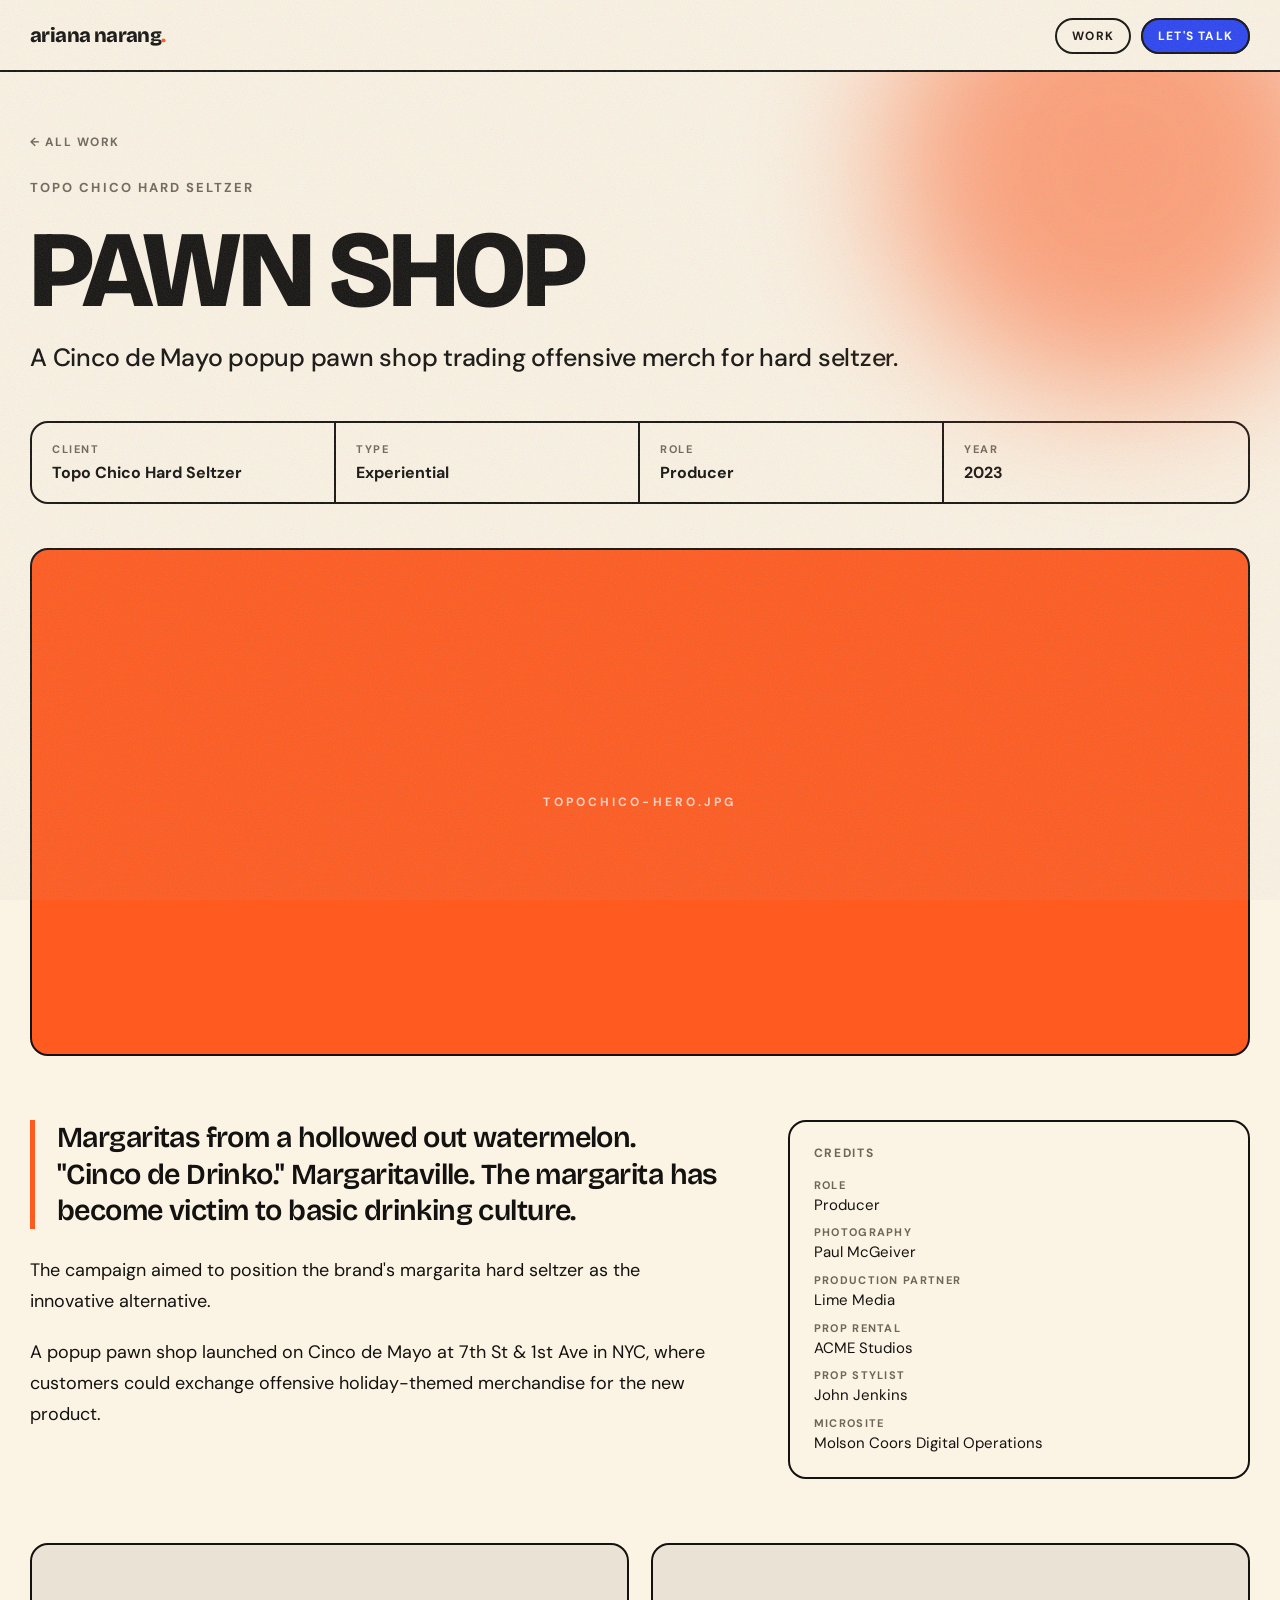
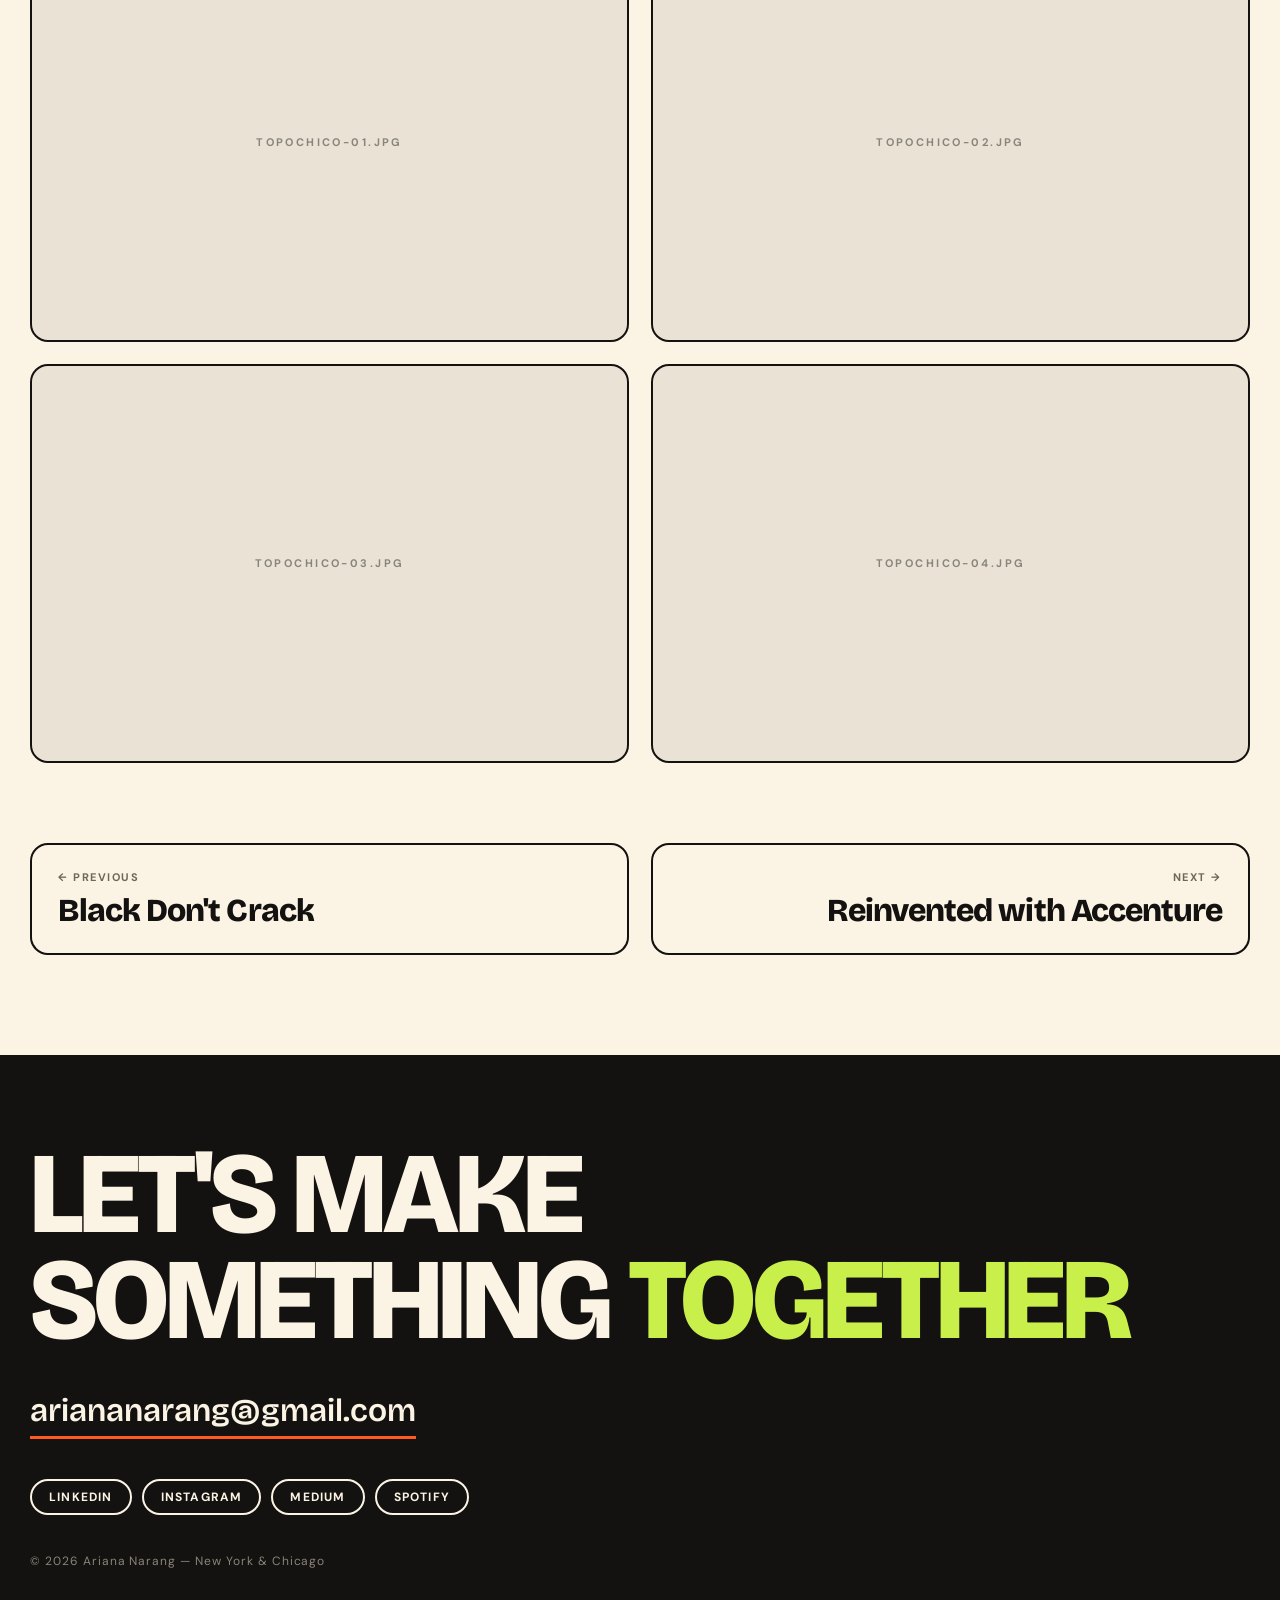
<file: work/topochico.html>
<!DOCTYPE html>
<html lang="en">
<head>
<meta charset="utf-8">
<meta name="viewport" content="width=device-width, initial-scale=1">
<title>Pawn Shop — Ariana Narang</title>
<meta name="description" content="A Cinco de Mayo popup pawn shop trading offensive merch for hard seltzer.">
<meta property="og:title" content="Pawn Shop — Ariana Narang">
<meta property="og:description" content="A Cinco de Mayo popup pawn shop trading offensive merch for hard seltzer.">
<meta property="og:type" content="website">
<link rel="preconnect" href="https://fonts.googleapis.com">
<link rel="preconnect" href="https://fonts.gstatic.com" crossorigin>
<link href="https://fonts.googleapis.com/css2?family=Bricolage+Grotesque:opsz,wght@12..96,400;12..96,600;12..96,800&family=DM+Sans:opsz,wght@9..40,400;9..40,500;9..40,700&display=swap" rel="stylesheet">
<link rel="stylesheet" href="../assets/style.css">
</head>
<body>
<a class="sr-only" href="#main">Skip to content</a>
<header>
  <div class="wrap nav">
    <a class="logo" href="../index.html">ariana narang<span class="dot">.</span></a>
    <ul>
      <li><a href="../work.html" aria-current="page">Work</a></li>
      <li><a class="cta" href="../contact.html">Let's talk</a></li>
    </ul>
  </div>
</header>
<main id="main">
<article class="case-hero">
  <div class="blob b1"></div>
  <div class="wrap">
    <a class="back" href="../work.html">&larr; All work</a>
    <span class="case-client">Topo Chico Hard Seltzer</span>
    <h1 class="disp">Pawn Shop</h1>
    <p class="case-sub">A Cinco de Mayo popup pawn shop trading offensive merch for hard seltzer.</p>

    <dl class="meta">
      <div><dt>Client</dt><dd>Topo Chico Hard Seltzer</dd></div>
      <div><dt>Type</dt><dd>Experiential</dd></div>
      <div><dt>Role</dt><dd>Producer</dd></div>
      <div><dt>Year</dt><dd>2023</dd></div>
    </dl>

    <div class="hero-band c-orange"><span class="ph">topochico-hero.jpg</span></div>

    <div class="case-body">
      <div class="prose">
        <blockquote>Margaritas from a hollowed out watermelon. "Cinco de Drinko." Margaritaville. The margarita has become victim to basic drinking culture.</blockquote>
        <p>The campaign aimed to position the brand's margarita hard seltzer as the innovative alternative.</p>
        <p>A popup pawn shop launched on Cinco de Mayo at 7th St &amp; 1st Ave in NYC, where customers could exchange offensive holiday-themed merchandise for the new product.</p>
        
      </div>
      <aside class="side">
      <div class="panel credits"><h2>Credits</h2><ul><li><em>Role</em>Producer</li><li><em>Photography</em>Paul McGeiver</li><li><em>Production Partner</em>Lime Media</li><li><em>Prop Rental</em>ACME Studios</li><li><em>Prop Stylist</em>John Jenkins</li><li><em>Microsite</em>Molson Coors Digital Operations</li></ul></div>
      </aside>
    </div>
  <div class="gallery">
    <div class="shot"><span class="ph">topochico-01.jpg</span></div>
    <div class="shot"><span class="ph">topochico-02.jpg</span></div>
    <div class="shot"><span class="ph">topochico-03.jpg</span></div>
    <div class="shot"><span class="ph">topochico-04.jpg</span></div>
  </div>
  <nav class="pager">
    <a href="black-dont-crack.html"><em>&larr; Previous</em><b class="disp">Black Don't Crack</b></a>
    <a class="next" href="accenture-reinvented.html"><em>Next &rarr;</em><b class="disp">Reinvented with Accenture</b></a>
  </nav>
  </div>
</article>
</main>
<footer>
  <div class="wrap">
    <h2 class="disp">Let's make<br>something <span class="y">together</span></h2>
    <a class="mail" href="mailto:ariananarang@gmail.com">ariananarang@gmail.com</a>
    <ul class="social"><li><a href="http://www.linkedin.com/in/ariananarang">LinkedIn</a></li><li><a href="https://www.instagram.com/ariananarang">Instagram</a></li><li><a href="https://ariananarang.medium.com/">Medium</a></li><li><a href="https://open.spotify.com/user/ariananarang?si=7681a12c6faf4e6f">Spotify</a></li></ul>
    <p class="fine">&copy; 2026 Ariana Narang &mdash; New York &amp; Chicago</p>
  </div>
</footer>
</body>
</html>
</file>
<file: assets/style.css>
/* ============================================================
   Ariana Narang — portfolio
   Single shared stylesheet. Design tokens live in :root.
   ============================================================ */

:root{
  --cream:#FBF3E4;
  --ink:#141210;
  --blue:#2B44F0;
  --orange:#FF5A1F;
  --lime:#C9F04A;
  --pink:#FF3D8A;
  --plum:#3B1E5E;
  --dim:#6f6659;
  --max:1280px;
  --radius:18px;
}

*{box-sizing:border-box}
html{scroll-behavior:smooth}
body{
  margin:0;background:var(--cream);color:var(--ink);
  font-family:'DM Sans',system-ui,-apple-system,sans-serif;
  font-size:16px;line-height:1.6;-webkit-font-smoothing:antialiased;
  overflow-x:hidden;
}
a{color:inherit}
img{max-width:100%;display:block}
.wrap{max-width:var(--max);margin:0 auto;padding:0 30px}
.disp{font-family:'Bricolage Grotesque',system-ui,sans-serif;font-weight:800;letter-spacing:-.035em;line-height:.92}
.sr-only{position:absolute;width:1px;height:1px;padding:0;margin:-1px;overflow:hidden;clip:rect(0 0 0 0);white-space:nowrap;border:0}

/* film grain — keeps flat color from reading as a template */
body::after{
  content:"";position:fixed;inset:0;pointer-events:none;z-index:100;opacity:.35;
  background-image:url("data:image/svg+xml,%3Csvg xmlns='http://www.w3.org/2000/svg' width='200' height='200'%3E%3Cfilter id='n'%3E%3CfeTurbulence type='fractalNoise' baseFrequency='.85' numOctaves='3'/%3E%3C/filter%3E%3Crect width='200' height='200' filter='url(%23n)' opacity='.42'/%3E%3C/svg%3E");
}

/* ---------------- nav ---------------- */
header{position:sticky;top:0;z-index:60;background:var(--cream);border-bottom:2px solid var(--ink)}
.nav{display:flex;align-items:center;justify-content:space-between;height:70px}
.logo{font-family:'Bricolage Grotesque',sans-serif;font-weight:800;font-size:20px;letter-spacing:-.03em;text-decoration:none;text-transform:lowercase}
.logo .dot{color:var(--orange)}
.nav ul{display:flex;gap:10px;list-style:none;margin:0;padding:0;align-items:center}
.nav ul a{
  text-decoration:none;font-size:12px;font-weight:700;letter-spacing:.1em;text-transform:uppercase;
  padding:8px 15px;border-radius:99px;border:2px solid transparent;transition:border-color .2s,background .2s,color .2s;
}
.nav ul a:hover,.nav ul a[aria-current="page"]{border-color:var(--ink)}
.nav ul a.cta{background:var(--blue);color:#fff;border-color:var(--ink)}
.nav ul a.cta:hover{background:var(--orange)}

/* ---------------- hero ---------------- */
.hero{position:relative;padding:36px 0 0;overflow:hidden}
.blob{position:absolute;border-radius:50%;filter:blur(70px);opacity:.55;z-index:0}
.b1{width:460px;height:460px;background:var(--orange);top:-140px;right:-70px;animation:f1 17s ease-in-out infinite}
.b2{width:380px;height:380px;background:var(--blue);bottom:-160px;left:-90px;opacity:.34;animation:f2 21s ease-in-out infinite}
.b3{width:300px;height:300px;background:var(--lime);top:180px;left:46%;opacity:.42;animation:f1 25s ease-in-out infinite reverse}
@keyframes f1{50%{transform:translate(-42px,54px) scale(1.12)}}
@keyframes f2{50%{transform:translate(58px,-42px) scale(1.09)}}
.hero .wrap{position:relative;z-index:1}

.badge{
  display:inline-flex;align-items:center;gap:9px;background:var(--ink);color:var(--cream);
  padding:8px 16px;border-radius:99px;font-size:12px;font-weight:700;
  letter-spacing:.1em;text-transform:uppercase;transform:rotate(-1.6deg);
}
.badge i{width:8px;height:8px;border-radius:50%;background:var(--lime);display:block;font-style:normal}

/* hero portrait — swap the .ph span for an <img> */
.portrait{
  margin:20px 0 0;border:2px solid var(--ink);border-radius:var(--radius);overflow:hidden;
  width:100%;height:min(52vh,560px);
  background:linear-gradient(135deg,var(--orange),var(--pink) 55%,var(--blue));
  display:flex;align-items:center;justify-content:center;
}
.portrait img{width:100%;height:100%;object-fit:cover}
.portrait .ph{
  font-size:12px;font-weight:700;letter-spacing:.26em;text-transform:uppercase;
  color:rgba(255,255,255,.8);text-align:center;padding:20px;
}

.hero-bio{margin:28px 0 0;max-width:74ch}
.hero-bio p{margin:0 0 14px;font-size:clamp(19px,2.3vw,27px);line-height:1.42;font-weight:500;letter-spacing:-.012em}
.hero-bio p:last-child{margin:0}

.chips{display:flex;flex-wrap:wrap;gap:9px;margin:34px 0 0;padding-bottom:66px}
.chip{
  border:2px solid var(--ink);border-radius:99px;padding:6px 14px;background:var(--cream);
  font-size:12px;font-weight:700;letter-spacing:.06em;text-transform:uppercase;
}
.chip:nth-child(2){background:var(--pink);color:#fff}
.chip:nth-child(3){background:var(--lime)}

/* ---------------- client marquee ---------------- */
.marq{background:var(--ink);color:var(--cream);border-top:2px solid var(--ink);border-bottom:2px solid var(--ink);padding:15px 0;overflow:hidden}
.track{display:flex;gap:44px;width:max-content;animation:sl 30s linear infinite}
@keyframes sl{to{transform:translateX(-50%)}}
.track span{
  font-family:'Bricolage Grotesque',sans-serif;font-weight:800;font-size:22px;
  text-transform:uppercase;letter-spacing:-.02em;white-space:nowrap;display:flex;gap:44px;align-items:center;
}
.track em{color:var(--orange);font-style:normal}

/* ---------------- section heads ---------------- */
.work{padding:88px 0 30px}
.sechead{display:flex;align-items:flex-end;justify-content:space-between;gap:24px;margin-bottom:46px;flex-wrap:wrap}
.sechead h1,.sechead h2{font-size:clamp(34px,6vw,78px);margin:0;text-transform:uppercase}
.sechead .count{
  background:var(--orange);color:#fff;border:2px solid var(--ink);border-radius:99px;
  padding:8px 18px;font-weight:700;font-size:13px;letter-spacing:.1em;text-transform:uppercase;
  transform:rotate(2deg);white-space:nowrap;
}

/* ---------------- project cards ---------------- */
.grid{display:grid;grid-template-columns:repeat(2,1fr);gap:34px}
.card{
  text-decoration:none;display:block;border:2px solid var(--ink);border-radius:var(--radius);
  overflow:hidden;background:var(--cream);
  transition:transform .3s cubic-bezier(.2,.8,.2,1),box-shadow .3s;
}
.card:hover,.card:focus-visible{transform:translate(-5px,-5px);box-shadow:9px 9px 0 var(--ink)}
.card.feature{grid-column:1 / -1}
.card .img{
  position:relative;width:100%;aspect-ratio:3/2;display:flex;align-items:center;justify-content:center;
  border-bottom:2px solid var(--ink);overflow:hidden;
}
.card.feature .img{aspect-ratio:2.6/1}
.card .img img{width:100%;height:100%;object-fit:cover;transition:transform .7s cubic-bezier(.2,.8,.2,1)}
.card:hover .img img{transform:scale(1.05)}
.card .img .ph{font-size:11px;font-weight:700;letter-spacing:.24em;text-transform:uppercase;color:rgba(20,18,16,.42);text-align:center;padding:16px}

/* per-project color assignment */
.c-blue   .img{background:var(--blue)}   .c-blue   .img .ph{color:rgba(255,255,255,.6)}
.c-orange .img{background:var(--orange)} .c-orange .img .ph{color:rgba(255,255,255,.72)}
.c-lime   .img{background:var(--lime)}
.c-pink   .img{background:var(--pink)}   .c-pink   .img .ph{color:rgba(255,255,255,.72)}
.c-plum   .img{background:var(--plum)}   .c-plum   .img .ph{color:rgba(255,255,255,.55)}

.tag{
  position:absolute;top:16px;left:16px;background:var(--cream);border:2px solid var(--ink);
  border-radius:99px;padding:5px 13px;font-size:11px;font-weight:700;
  letter-spacing:.1em;text-transform:uppercase;transform:rotate(-2deg);
}
.card .body{padding:22px 24px 26px}
.card h3{font-family:'Bricolage Grotesque',sans-serif;font-weight:800;letter-spacing:-.03em;font-size:clamp(24px,3vw,38px);margin:0;line-height:1}
.card .client{display:block;font-size:12px;font-weight:700;letter-spacing:.14em;text-transform:uppercase;color:var(--dim);margin-bottom:10px}
.card .blurb{margin:12px 0 0;color:var(--dim);font-size:15.5px;max-width:62ch}
.card .more{display:inline-flex;align-items:center;gap:8px;margin-top:18px;font-size:12px;font-weight:700;letter-spacing:.12em;text-transform:uppercase}
.card .more span{transition:transform .25s}
.card:hover .more span{transform:translateX(6px)}

/* ---------------- case study page ---------------- */
.case-hero{padding:56px 0 0;position:relative;overflow:hidden}
.back{
  display:inline-flex;align-items:center;gap:8px;text-decoration:none;
  font-size:12px;font-weight:700;letter-spacing:.12em;text-transform:uppercase;color:var(--dim);
}
.back:hover{color:var(--ink)}
.case-hero h1{font-size:clamp(40px,8.5vw,110px);margin:22px 0 0;text-transform:uppercase}
.case-client{display:block;font-size:13px;font-weight:700;letter-spacing:.16em;text-transform:uppercase;color:var(--dim);margin-top:24px}
.case-sub{margin:20px 0 0;font-size:clamp(18px,2.2vw,25px);line-height:1.45;max-width:60ch;font-weight:500;letter-spacing:-.01em}

.meta{
  display:grid;grid-template-columns:repeat(4,1fr);border:2px solid var(--ink);
  border-radius:var(--radius);overflow:hidden;margin:44px 0 0;
}
.meta div{padding:18px 20px;border-right:2px solid var(--ink)}
.meta div:last-child{border-right:0}
.meta dt{font-size:11px;font-weight:700;letter-spacing:.14em;text-transform:uppercase;color:var(--dim);margin:0 0 5px}
.meta dd{margin:0;font-weight:700;font-size:16px;line-height:1.3}

.hero-band{
  margin:44px 0 0;border:2px solid var(--ink);border-radius:var(--radius);overflow:hidden;
  aspect-ratio:2.4/1;display:flex;align-items:center;justify-content:center;
}
.hero-band img{width:100%;height:100%;object-fit:cover}
/* a real image keeps its own proportions — cropping a key visual to 2.4:1
   slices the subject and any legal line off the bottom */
.hero-band.has-img{aspect-ratio:auto;display:block;background:none}
.hero-band.has-img img{height:auto}
.hero-band .ph{font-size:12px;font-weight:700;letter-spacing:.26em;text-transform:uppercase;text-align:center;padding:20px;color:rgba(255,255,255,.72)}
/* the case-study band carries the project colour class directly */
.hero-band.c-blue{background:var(--blue)}
.hero-band.c-orange{background:var(--orange)}
.hero-band.c-pink{background:var(--pink)}
.hero-band.c-plum{background:var(--plum)}
.hero-band.c-lime{background:var(--lime)}
.hero-band.c-lime .ph{color:rgba(20,18,16,.5)}

.case-body{padding:64px 0 0;display:grid;grid-template-columns:1.5fr 1fr;gap:64px;align-items:start}
.case-body .prose p{margin:0 0 20px;font-size:18px;line-height:1.72}
.case-body .prose p:last-child{margin:0}
.case-body .prose blockquote{
  margin:0 0 26px;padding:0 0 0 22px;border-left:5px solid var(--orange);
  font-family:'Bricolage Grotesque',sans-serif;font-weight:600;font-size:clamp(21px,2.5vw,29px);
  line-height:1.25;letter-spacing:-.02em;
}

.side{display:flex;flex-direction:column;gap:14px}
.panel{border:2px solid var(--ink);border-radius:var(--radius);padding:22px 24px;background:var(--cream)}
.panel h2{font-size:12px;font-weight:700;letter-spacing:.14em;text-transform:uppercase;margin:0 0 14px;color:var(--dim)}
.panel ul{list-style:none;margin:0;padding:0;display:flex;flex-direction:column;gap:9px}
.panel li{font-size:15px;line-height:1.45}
.panel li b{font-weight:700}
.panel.credits li{display:grid;grid-template-columns:1fr;gap:1px}
.panel.credits li em{font-style:normal;font-size:11px;font-weight:700;letter-spacing:.12em;text-transform:uppercase;color:var(--dim)}
.panel.awards{background:var(--lime)}
.panel.awards h2{color:rgba(20,18,16,.6)}
.panel.press{background:var(--ink);color:var(--cream)}
.panel.press h2{color:rgba(251,243,228,.55)}
.panel.press p{margin:0;font-size:15px;line-height:1.7}

/* results strip */
.results{
  display:grid;grid-template-columns:repeat(auto-fit,minmax(150px,1fr));
  border:2px solid var(--ink);border-radius:20px;overflow:hidden;margin:64px 0 0;
}
.results div{padding:30px 22px;border-right:2px solid var(--ink)}
.results div:last-child{border-right:0}
.results div:nth-child(4n+1){background:var(--lime)}
.results div:nth-child(4n+2){background:var(--pink);color:#fff}
.results div:nth-child(4n+3){background:var(--blue);color:#fff}
.results div:nth-child(4n+4){background:var(--orange);color:#fff}
.results b{font-family:'Bricolage Grotesque',sans-serif;font-weight:800;font-size:clamp(26px,3.6vw,44px);letter-spacing:-.04em;display:block;line-height:1}
.results span{display:block;margin-top:8px;font-size:12px;font-weight:700;letter-spacing:.1em;text-transform:uppercase;opacity:.88}

/* gallery */
.gallery{display:grid;grid-template-columns:repeat(2,1fr);gap:22px;margin:64px 0 0}
.gallery .shot{
  border:2px solid var(--ink);border-radius:var(--radius);overflow:hidden;aspect-ratio:3/2;
  display:flex;align-items:center;justify-content:center;
  background:rgba(20,18,16,.07);color:rgba(20,18,16,.45);
}
.gallery .shot img{width:100%;height:100%;object-fit:cover}
.gallery .shot .ph{font-size:11px;font-weight:700;letter-spacing:.22em;text-transform:uppercase;text-align:center;padding:14px}

/* campaign boards — full width and uncropped. These are dense with small type,
   so they get their natural ratio rather than the cropped .gallery grid. */
.boards{display:grid;gap:22px;margin:64px 0 0}
.boards a{display:block;transition:transform .25s cubic-bezier(.2,.8,.2,1)}
.boards a:hover{transform:translateY(-3px)}
.boards img{
  width:100%;height:auto;display:block;
  border:2px solid var(--ink);border-radius:var(--radius);
}
.boards-note{margin:2px 0 0;font-size:13px;color:var(--dim)}

/* a single documentary photo with a caption */
.photo{margin:44px 0 0;max-width:820px}
.photo img{
  width:100%;height:auto;display:block;
  border:2px solid var(--ink);border-radius:var(--radius);
}
.photo figcaption{margin-top:14px;font-size:14px;color:var(--dim)}

/* prev / next */
.pager{display:grid;grid-template-columns:1fr 1fr;gap:22px;margin:80px 0 0;padding-bottom:20px}
.pager a{
  text-decoration:none;border:2px solid var(--ink);border-radius:var(--radius);padding:24px 26px;
  transition:transform .3s cubic-bezier(.2,.8,.2,1),box-shadow .3s;
}
.pager a:hover{transform:translate(-4px,-4px);box-shadow:8px 8px 0 var(--ink)}
.pager a.next{text-align:right}
.pager em{font-style:normal;display:block;font-size:11px;font-weight:700;letter-spacing:.14em;text-transform:uppercase;color:var(--dim);margin-bottom:8px}
.pager b{font-family:'Bricolage Grotesque',sans-serif;font-weight:800;font-size:clamp(20px,2.6vw,32px);letter-spacing:-.03em;line-height:1}
.pager a.empty{visibility:hidden}

/* ---------------- contact page ---------------- */
.contact-hero{padding:70px 0 0;position:relative;overflow:hidden}
.contact-hero h1{font-size:clamp(44px,10vw,140px);margin:24px 0 0;text-transform:uppercase}
.contact-hero h1 .b{color:var(--blue)}
.contact-grid{display:grid;grid-template-columns:1.15fr 1fr;gap:60px;padding:56px 0 90px;position:relative;z-index:1}
.contact-grid .prose p{margin:0 0 20px;font-size:18px;line-height:1.72}
.expertise{list-style:none;margin:26px 0 0;padding:0;display:flex;flex-wrap:wrap;gap:10px}
.expertise li{
  border:2px solid var(--ink);border-radius:99px;padding:9px 20px;
  font-family:'Bricolage Grotesque',sans-serif;font-weight:800;font-size:20px;letter-spacing:-.02em;
}
.expertise li:nth-child(1){background:var(--lime)}
.expertise li:nth-child(2){background:var(--pink);color:#fff}
.expertise li:nth-child(3){background:var(--blue);color:#fff}
.expertise li:nth-child(4){background:var(--orange);color:#fff}
.contact-card{border:2px solid var(--ink);border-radius:20px;overflow:hidden;background:var(--cream)}
.contact-card .row{padding:22px 26px;border-bottom:2px solid var(--ink)}
.contact-card .row:last-child{border-bottom:0}
.contact-card dt{font-size:11px;font-weight:700;letter-spacing:.14em;text-transform:uppercase;color:var(--dim);margin:0 0 6px}
.contact-card dd{margin:0;font-size:19px;font-weight:700;letter-spacing:-.01em}
.contact-card dd a{text-decoration:none;border-bottom:2px solid var(--orange)}
.contact-card dd a:hover{color:var(--orange)}

/* ---------------- footer ---------------- */
footer{background:var(--ink);color:var(--cream);border-top:2px solid var(--ink);padding:84px 0 56px;margin-top:80px}
footer h2{font-size:clamp(40px,9vw,124px);margin:0;text-transform:uppercase}
footer h2 .y{color:var(--lime)}
.mail{
  display:inline-block;margin-top:32px;font-family:'Bricolage Grotesque',sans-serif;font-weight:600;
  font-size:clamp(19px,2.6vw,32px);text-decoration:none;border-bottom:3px solid var(--orange);
}
.mail:hover{color:var(--orange)}
.social{display:flex;gap:10px;list-style:none;padding:0;margin:44px 0 0;flex-wrap:wrap}
.social a{
  text-decoration:none;border:2px solid var(--cream);border-radius:99px;padding:8px 17px;
  font-size:12px;font-weight:700;letter-spacing:.1em;text-transform:uppercase;transition:background .2s,color .2s;
}
.social a:hover{background:var(--cream);color:var(--ink)}
.fine{margin-top:44px;font-size:12px;letter-spacing:.08em;color:#8a8378}

/* ---------------- responsive ---------------- */
@media(max-width:960px){
  .case-body{grid-template-columns:1fr;gap:44px}
  .contact-grid{grid-template-columns:1fr;gap:40px}
  .meta{grid-template-columns:repeat(2,1fr)}
  .meta div:nth-child(2){border-right:0}
  .meta div:nth-child(1),.meta div:nth-child(2){border-bottom:2px solid var(--ink)}
}
@media(max-width:820px){
  .wrap{padding:0 20px}
  .grid{grid-template-columns:1fr;gap:24px}
  .gallery{grid-template-columns:1fr}
  .nav ul{gap:6px}
  .nav ul a{padding:7px 12px;font-size:11px;letter-spacing:.08em}
  .pager{grid-template-columns:1fr}
  .pager a.next{text-align:left}
  .pager a.empty{display:none}
  .results div{border-right:0;border-bottom:2px solid var(--ink)}
  .results div:last-child{border-bottom:0}
  /* narrow screens: a fixed vh band gets too tall, so go back to 16/9 */
  .portrait{height:auto;aspect-ratio:16/9}
}
@media(prefers-reduced-motion:reduce){
  .blob,.track{animation:none}
  html{scroll-behavior:auto}
}
:focus-visible{outline:3px solid var(--blue);outline-offset:3px}
</file>
